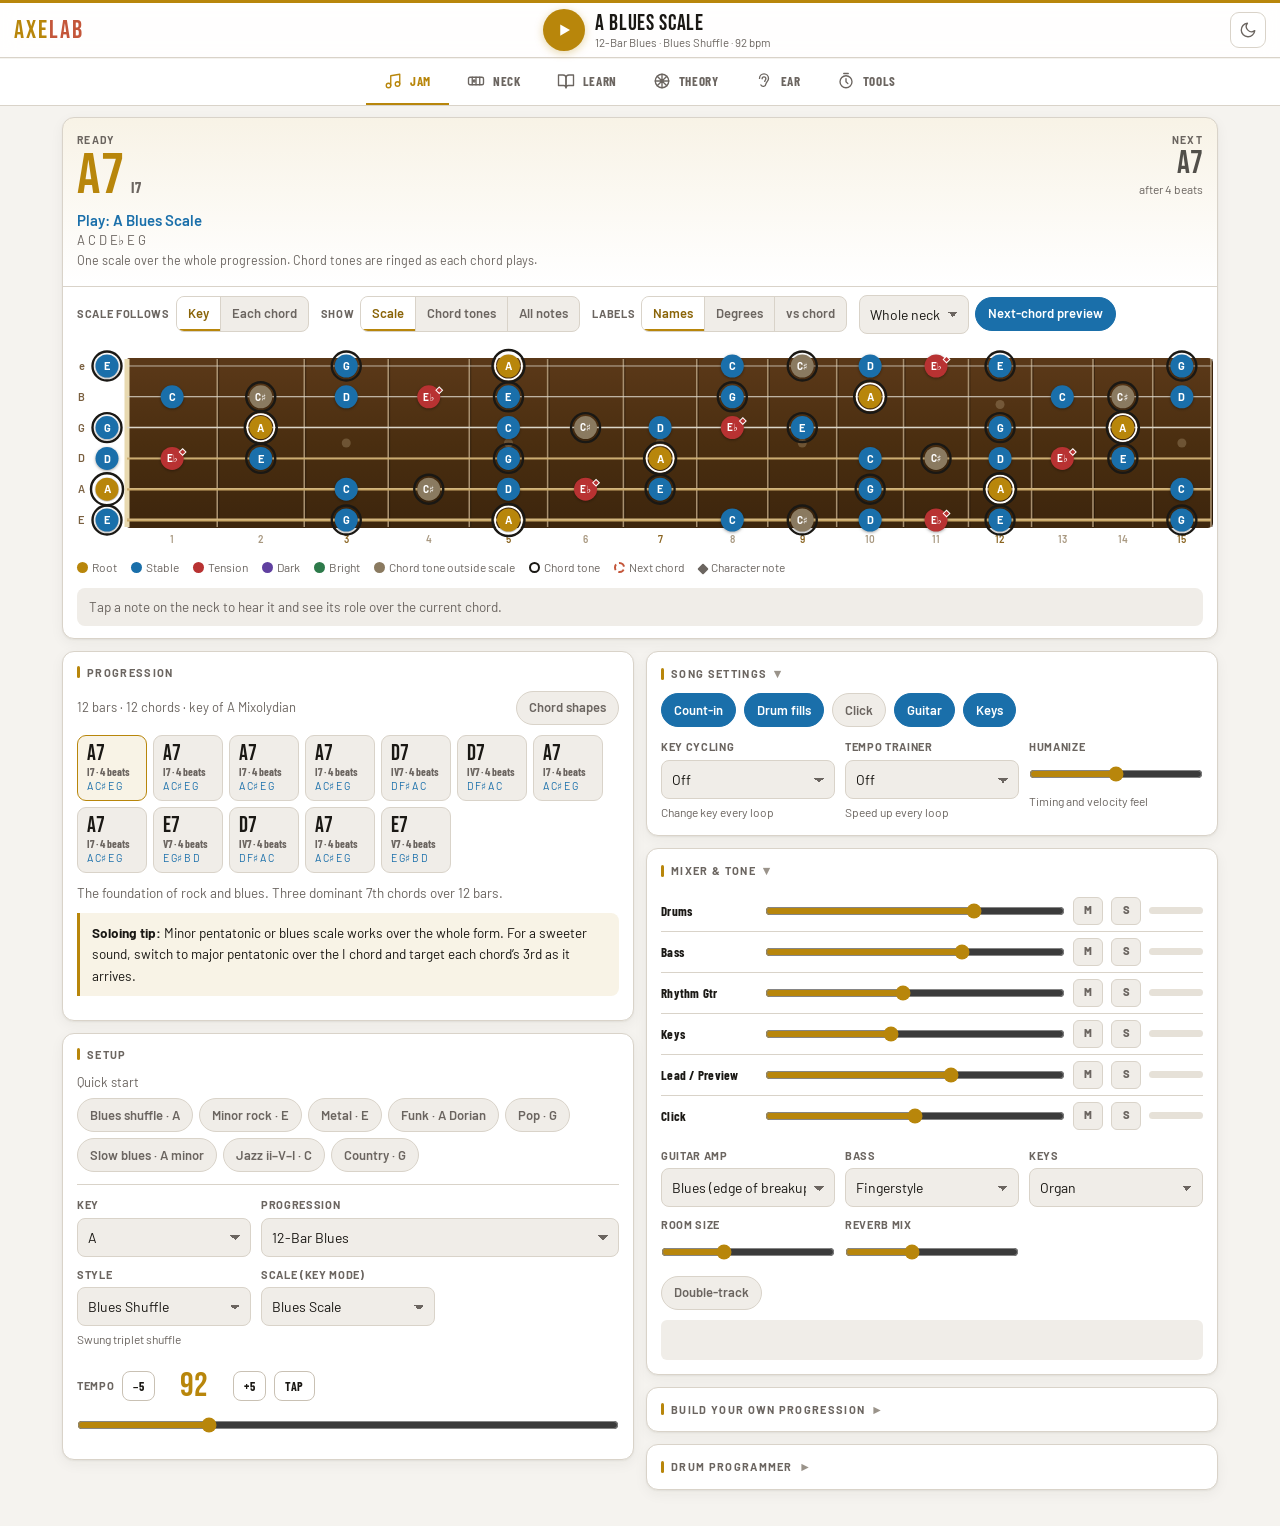
<file: index.html>
<!DOCTYPE html>
<html lang="en">
<head>
<meta charset="UTF-8">
<meta name="viewport" content="width=device-width, initial-scale=1.0, viewport-fit=cover">
<meta name="description" content="AXELAB: guitar backing tracks, a live scale-following fretboard, playable tab, lessons, theory and ear training.">
<meta name="apple-mobile-web-app-capable" content="yes">
<meta name="mobile-web-app-capable" content="yes">
<meta name="apple-mobile-web-app-status-bar-style" content="black-translucent">
<meta name="apple-mobile-web-app-title" content="AXELAB">
<meta name="theme-color" content="#b8860b">
<link rel="manifest" href="manifest.json">
<link rel="apple-touch-icon" href="icon-192.png">
<link rel="icon" href="icon-192.png">
<link rel="preconnect" href="https://fonts.googleapis.com">
<link rel="preconnect" href="https://fonts.gstatic.com" crossorigin>
<link rel="stylesheet" href="https://fonts.googleapis.com/css2?family=Bebas+Neue&family=Barlow:wght@400;500;600;700&family=Barlow+Condensed:wght@500;600;700&display=swap">
<link rel="stylesheet" href="css/app.css">
<title>AXELAB Guitar Lab</title>
<script>
  (function () { try { var t = JSON.parse(localStorage.getItem('axelab2.theme')); if (t === 'dark' || t === 'light') document.documentElement.setAttribute('data-theme', t); } catch (e) {} })();
</script>
</head>
<body>
<header class="hdr">
  <div class="logo">AXE<span>LAB</span></div>
  <div class="hdr-mid">
    <button class="tp-btn" id="tpPlay" type="button" aria-label="Play backing track">
      <svg viewBox="0 0 24 24" id="tpIcon"><path d="M7 4.5v15l13-7.5z"/></svg>
    </button>
    <div class="tp-info">
      <div class="tp-chord" id="tpChord">A7</div>
      <div class="tp-sub" id="tpSub">12-Bar Blues · 92 bpm</div>
    </div>
  </div>
  <div class="hdr-right">
    <button class="icon-btn" id="themeBtn" type="button" aria-label="Toggle dark mode" title="Light / dark">
      <svg viewBox="0 0 24 24"><path d="M21 12.8A9 9 0 1111.2 3a7 7 0 009.8 9.8z"/></svg>
    </button>
  </div>
</header>

<nav class="nav" aria-label="Sections">
  <button class="ni active" data-panel="jam" type="button">
    <svg viewBox="0 0 24 24"><path d="M9 18V5l12-2v13"/><circle cx="6" cy="18" r="3"/><circle cx="18" cy="16" r="3"/></svg>Jam
  </button>
  <button class="ni" data-panel="neck" type="button">
    <svg viewBox="0 0 24 24"><rect x="2" y="7" width="20" height="10" rx="2"/><line x1="7" y1="7" x2="7" y2="17"/><line x1="12" y1="7" x2="12" y2="17"/><line x1="17" y1="7" x2="17" y2="17"/><circle cx="9.5" cy="12" r="1.3"/></svg>Neck
  </button>
  <button class="ni" data-panel="learn" type="button">
    <svg viewBox="0 0 24 24"><path d="M2 4h6a4 4 0 014 4v13a3 3 0 00-3-3H2z"/><path d="M22 4h-6a4 4 0 00-4 4v13a3 3 0 013-3h7z"/></svg>Learn
  </button>
  <button class="ni" data-panel="theory" type="button">
    <svg viewBox="0 0 24 24"><circle cx="12" cy="12" r="9"/><path d="M12 3v18M3 12h18M5.6 5.6l12.8 12.8M18.4 5.6L5.6 18.4"/></svg>Theory
  </button>
  <button class="ni" data-panel="ear" type="button">
    <svg viewBox="0 0 24 24"><path d="M6 8.5a6 6 0 1112 0c0 3.5-3 4.5-3.5 7.5a3.5 3.5 0 01-6.6 1.3"/><path d="M9.5 9a2.5 2.5 0 015 0c0 1.5-1.5 2-1.5 3.5"/></svg>Ear
  </button>
  <button class="ni" data-panel="tools" type="button">
    <svg viewBox="0 0 24 24"><circle cx="12" cy="13" r="8"/><path d="M12 9v4l2.5 2.5M9 2h6"/></svg>Tools
  </button>
</nav>

<main>
  <div class="panel active" id="panel-jam"></div>
  <div class="panel" id="panel-neck"></div>
  <div class="panel" id="panel-learn"></div>
  <div class="panel" id="panel-theory"></div>
  <div class="panel" id="panel-ear"></div>
  <div class="panel" id="panel-tools"></div>
</main>

<script src="js/theory.js"></script>
<script src="js/guitar.js"></script>
<script src="js/audio.js"></script>
<script src="js/band.js"></script>
<script src="js/fretboard.js"></script>
<script src="js/tab.js"></script>
<script src="js/ui.js"></script>
<script src="js/diagram.js"></script>
<script src="js/content/lessons.js"></script>
<script src="js/content/techniques.js"></script>
<script src="js/content/artists.js"></script>
<script src="js/content/routines.js"></script>
<script src="js/app.js"></script>
<script src="js/panels/jam.js"></script>
<script src="js/panels/neck.js"></script>
<script src="js/panels/learn.js"></script>
<script src="js/panels/theory.js"></script>
<script src="js/panels/ear.js"></script>
<script src="js/panels/tools.js"></script>
<script>App.init();</script>
</body>
</html>
</file>
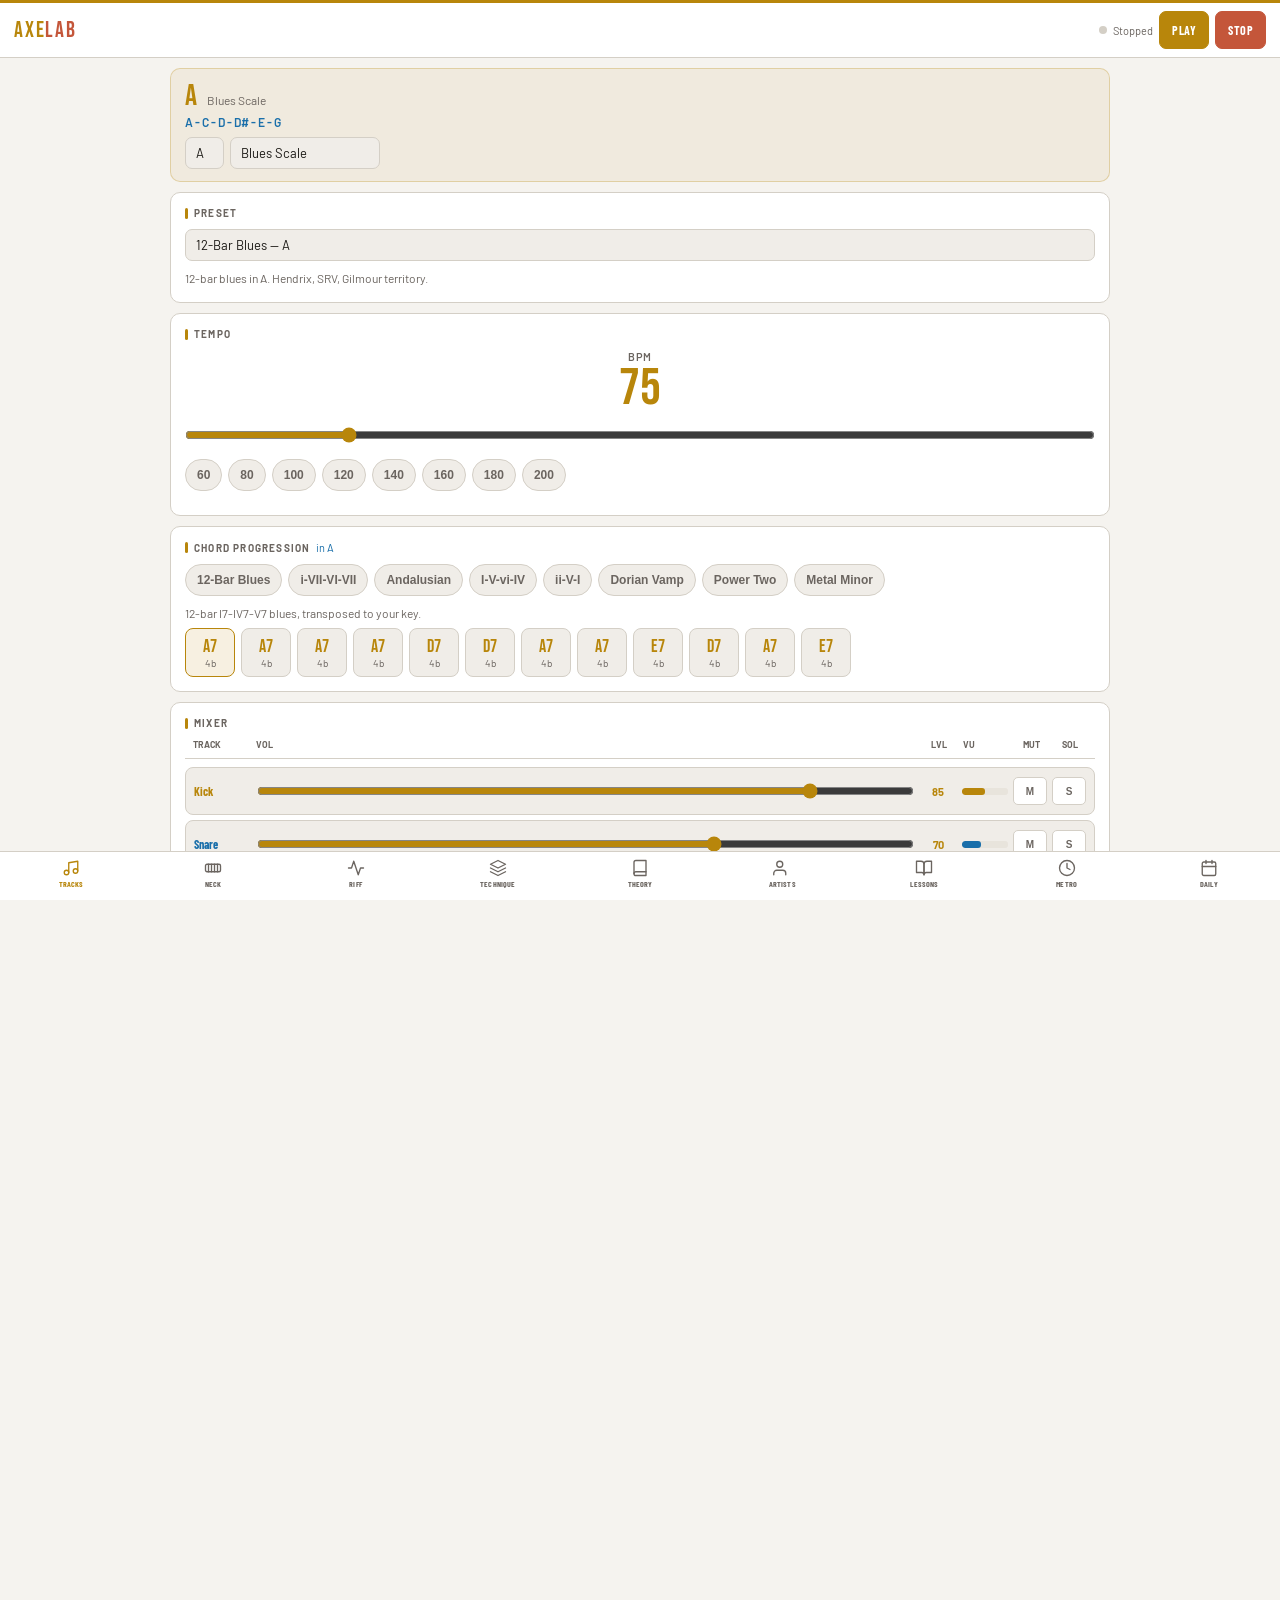
<file: index (15).html>
<!DOCTYPE html>
<html lang="en">
<head>
<meta charset="UTF-8">
<meta name="viewport" content="width=device-width, initial-scale=1.0, viewport-fit=cover">
<meta name="apple-mobile-web-app-capable" content="yes">
<meta name="apple-mobile-web-app-status-bar-style" content="black-translucent">
<meta name="apple-mobile-web-app-title" content="AXELAB">
<meta name="theme-color" content="#b8860b">
<link rel="apple-touch-icon" href="icon-192.png">
<title>AXELAB &mdash; Advanced Guitar Trainer</title>
</head>
<body>
<style>
@import url('https://fonts.googleapis.com/css2?family=Bebas+Neue&family=Barlow:wght@400;500;600&family=Barlow+Condensed:wght@500;600;700&display=swap');
*{box-sizing:border-box;margin:0;padding:0;-webkit-tap-highlight-color:transparent}
:root{--bg:#f5f3ef;--bg2:#fff;--bg3:#f0ede8;--bg4:#e8e4dc;--accent:#b8860b;--accent2:#c4563a;--accent3:#1a6faa;--text:#1a1814;--muted:#6b6560;--border:#d4cfc6;--green:#2d7a4a;--red:#b83232;--purple:#6040a0;--safe-top:env(safe-area-inset-top,0px);--safe-bot:env(safe-area-inset-bottom,0px);}
html,body{height:100%;overflow-x:hidden}
body{background:var(--bg);color:var(--text);font-family:'Barlow',sans-serif;font-size:14px;padding-bottom:calc(64px + var(--safe-bot))}
.bnav{position:fixed;bottom:0;left:0;right:0;background:var(--bg2);border-top:1.5px solid var(--border);display:flex;z-index:100;padding-bottom:var(--safe-bot)}
.ni{flex:1;display:flex;flex-direction:column;align-items:center;padding:7px 1px 5px;cursor:pointer;gap:2px;border:none;background:none;color:var(--muted);font-family:'Barlow Condensed',sans-serif;font-size:8px;font-weight:700;text-transform:uppercase;min-height:48px;letter-spacing:.02em}
.ni svg{width:18px;height:18px;stroke:currentColor;fill:none;stroke-width:1.8;stroke-linecap:round;stroke-linejoin:round}
.ni.active{color:var(--accent)}.ni.active svg{stroke:var(--accent)}
.panel{display:none;padding:10px 10px 0;max-width:960px;margin:0 auto}.panel.active{display:block}
.hdr{background:var(--bg2);border-bottom:1px solid var(--border);border-top:3px solid var(--accent);padding:calc(8px + var(--safe-top)) 14px 8px;position:sticky;top:0;z-index:50;display:flex;align-items:center;justify-content:space-between;gap:8px;max-width:100%}
.logo{font-family:'Bebas Neue',sans-serif;font-size:22px;color:var(--accent);letter-spacing:.08em;flex-shrink:0}.logo span{color:var(--accent2)}
.sdot{width:8px;height:8px;border-radius:50%;background:var(--border)}.sdot.on{background:var(--green)}
.hdr-right{display:flex;align-items:center;gap:6px;flex-wrap:wrap}
.card{background:var(--bg2);border:1px solid var(--border);border-radius:10px;padding:14px;margin-bottom:10px}
.ct{font-size:10px;font-weight:700;letter-spacing:.12em;color:var(--muted);text-transform:uppercase;margin-bottom:10px;display:flex;align-items:center;gap:6px}
.ct::before{content:'';width:3px;height:11px;background:var(--accent);border-radius:2px;display:inline-block}
.kbanner{background:rgba(184,134,11,.07);border:1.5px solid rgba(184,134,11,.28);border-radius:10px;padding:12px 14px;margin-bottom:10px}
.km{display:flex;align-items:baseline;gap:10px;margin-bottom:4px}
.kr{font-family:'Bebas Neue',sans-serif;font-size:30px;color:var(--accent);line-height:1}
.kml{font-size:12px;color:var(--muted)}.kn{font-size:12px;color:var(--accent3);font-weight:600;margin-bottom:8px}
.kctrl{display:flex;gap:6px;flex-wrap:wrap}
select{background:var(--bg3);border:1px solid var(--border);color:var(--text);padding:7px 10px;border-radius:7px;font-size:13px;font-family:'Barlow',sans-serif;cursor:pointer;-webkit-appearance:none}
input[type=range]{accent-color:var(--accent);cursor:pointer;width:100%;height:28px}
input[type=text]{background:var(--bg3);border:1px solid var(--border);color:var(--text);padding:8px 12px;border-radius:7px;font-size:13px;font-family:'Barlow',sans-serif;width:100%}
.btn{padding:8px 14px;border-radius:7px;border:1.5px solid var(--border);background:var(--bg2);color:var(--text);cursor:pointer;font-family:'Barlow Condensed',sans-serif;font-weight:700;font-size:13px;letter-spacing:.04em;transition:background .13s,color .13s;-webkit-appearance:none;min-height:38px}
.btn.primary{background:var(--accent);color:#fff;border-color:var(--accent)}
.btn.danger{background:var(--accent2);color:#fff;border-color:var(--accent2)}
.pill{padding:5px 11px;border-radius:18px;border:1.5px solid var(--border);background:var(--bg3);color:var(--muted);font-size:12px;font-weight:600;cursor:pointer;white-space:nowrap;min-height:32px;-webkit-appearance:none;transition:background .13s,color .13s}
.pill.on{background:var(--accent);color:#fff;border-color:var(--accent)}
.pill.on2{background:var(--accent3);color:#fff;border-color:var(--accent3)}
.pill.on3{background:var(--purple);color:#fff;border-color:var(--purple)}
.pr{display:flex;flex-wrap:wrap;gap:6px;margin-bottom:10px}
.row{display:flex;gap:8px;flex-wrap:wrap;align-items:center}
.two-col{display:grid;grid-template-columns:1fr 1fr;gap:8px}
@media(max-width:600px){.two-col{grid-template-columns:1fr}}
.mxt{display:grid;grid-template-columns:58px 1fr 38px 46px 34px 34px;gap:5px;align-items:center;padding:9px 8px;border-radius:8px;background:var(--bg3);margin-bottom:5px;border:1px solid var(--border)}
.tlbl{font-family:'Barlow Condensed',sans-serif;font-weight:700;font-size:12px}
.vu{height:7px;background:var(--bg4);border-radius:3px;overflow:hidden}.vub{height:100%;border-radius:3px;transition:width .07s}
.vn{font-size:11px;font-weight:700;color:var(--accent);text-align:center}
.mbt{padding:4px 3px;border-radius:5px;border:1px solid var(--border);background:var(--bg2);color:var(--muted);cursor:pointer;font-size:10px;font-weight:700;text-align:center;min-height:28px;-webkit-appearance:none}
.mbt.muted{background:var(--accent2);color:#fff;border-color:var(--accent2)}
.mbt.solo{background:var(--accent3);color:#fff;border-color:var(--accent3)}
.bgrid{display:flex;flex-direction:column;gap:5px}
.brow{display:flex;align-items:center;gap:3px;overflow-x:auto;padding-bottom:2px}
.blbl{min-width:44px;font-size:11px;font-weight:700;color:var(--muted);font-family:'Barlow Condensed',sans-serif;flex-shrink:0}
.bc{width:28px;height:28px;border-radius:5px;background:var(--bg3);border:1.5px solid var(--border);cursor:pointer;flex-shrink:0;-webkit-appearance:none}
.bc.on{background:var(--accent);border-color:var(--accent)}.bc.on2{background:var(--accent3);border-color:var(--accent3)}.bc.on3{background:var(--purple);border-color:var(--purple)}.bc.cur{outline:2px solid var(--text);outline-offset:1px}
.bsep{width:5px;flex-shrink:0}
.cbox{background:var(--bg3);border:1.5px solid var(--border);border-radius:8px;padding:7px 11px;text-align:center;min-width:50px}
.cbox.cur{border-color:var(--accent);background:rgba(184,134,11,.12)}
.cn{font-family:'Bebas Neue',sans-serif;font-size:18px;color:var(--accent)}.cs{font-size:10px;color:var(--muted)}
.fbwrap{background:var(--bg2);border:1px solid var(--border);border-radius:10px;padding:12px;margin-bottom:10px}
.fbc{width:100%;display:block;border-radius:6px;cursor:crosshair;touch-action:manipulation}
.nib{background:var(--bg3);border:1px solid var(--border);border-radius:7px;padding:9px 14px;margin-top:8px;min-height:38px;font-size:13px;color:var(--muted);line-height:1.5}
.nib b{color:var(--accent)}
.td{font-family:'Courier New',monospace;font-size:11px;background:var(--bg3);border:1px solid var(--border);border-radius:7px;padding:10px 12px;white-space:pre;overflow-x:auto;line-height:1.9;color:var(--accent3);-webkit-overflow-scrolling:touch}
.wcan{width:100%;height:42px;background:var(--bg3);border-radius:7px;display:block;border:1px solid var(--border)}
.xcard{background:var(--bg3);border:1px solid var(--border);border-radius:10px;margin-bottom:8px;overflow:hidden}
.xhead{padding:12px 14px;cursor:pointer;display:flex;align-items:center;gap:10px}
.xbody{display:none;padding:0 14px 14px;border-top:1px solid var(--border)}
.xcard.open .xbody{display:block}
.xico{width:40px;height:40px;border-radius:7px;background:var(--accent);display:flex;align-items:center;justify-content:center;font-family:'Bebas Neue',sans-serif;font-size:17px;color:#fff;flex-shrink:0}
.xname{font-family:'Bebas Neue',sans-serif;font-size:18px;color:var(--accent)}
.xsub{font-size:11px;color:var(--muted);margin-top:1px}
.xchev{margin-left:auto;color:var(--muted);font-size:16px;transition:transform .2s;flex-shrink:0}
.xcard.open .xchev{transform:rotate(180deg)}
.tag{display:inline-block;padding:2px 8px;border-radius:10px;font-size:11px;font-weight:600;margin:2px;border:1px solid var(--border);background:var(--bg4);color:var(--muted)}
.tag.sc{background:rgba(26,111,170,.1);color:var(--accent3);border-color:rgba(26,111,170,.25)}
.tag.tc{background:rgba(96,64,160,.1);color:var(--purple);border-color:rgba(96,64,160,.25)}
.dbadge{display:inline-block;padding:2px 8px;border-radius:10px;font-size:11px;font-weight:700;margin-left:auto;flex-shrink:0}
.dbeg{background:rgba(45,122,74,.15);color:var(--green)}.dint{background:rgba(184,134,11,.15);color:var(--accent)}.dadv{background:rgba(184,50,50,.15);color:var(--red)}
.lbtn{display:block;width:100%;text-align:left;padding:10px 14px;border-radius:8px;border:1px solid var(--border);background:var(--bg3);color:var(--text);cursor:pointer;font-size:13px;font-weight:500;margin-bottom:5px;-webkit-appearance:none}
.lbtn.active{background:var(--accent);color:#fff;border-color:var(--accent)}
.lcont h2{font-family:'Bebas Neue',sans-serif;font-size:24px;color:var(--accent);margin-bottom:8px}
.lcont h3{font-family:'Barlow Condensed',sans-serif;font-size:16px;font-weight:700;color:var(--accent3);margin-bottom:5px;margin-top:12px}
.lcont p{font-size:13px;line-height:1.8;margin-bottom:8px}
.lcont ul{padding-left:18px;margin-bottom:8px}.lcont li{font-size:13px;line-height:1.8;margin-bottom:4px}
.lcont pre{background:var(--bg3);border:1px solid var(--border);border-radius:6px;padding:10px;font-family:'Courier New',monospace;font-size:11px;overflow-x:auto;margin-bottom:8px;line-height:1.9;color:var(--accent3)}
.ptip{background:rgba(184,134,11,.08);border-left:3px solid var(--accent);border-radius:0 6px 6px 0;padding:9px 12px;font-size:12px;line-height:1.7;margin-bottom:8px}
.dc{background:var(--bg2);border:2px solid var(--accent);border-radius:12px;padding:16px;margin-bottom:10px}
.dtitle{font-family:'Bebas Neue',sans-serif;font-size:26px;color:var(--accent);margin-bottom:4px}
.metro-bpm{font-family:'Bebas Neue',sans-serif;font-size:64px;color:var(--accent);line-height:1;text-align:center}
.metro-beat{width:18px;height:18px;border-radius:50%;background:var(--bg4);border:2px solid var(--border);display:inline-block;transition:background .05s,border-color .05s}
.metro-beat.lit{background:var(--accent);border-color:var(--accent)}
.metro-beat.lit.accent{background:var(--accent2);border-color:var(--accent2)}
.tuner-note{font-family:'Bebas Neue',sans-serif;font-size:72px;color:var(--accent);line-height:1;text-align:center}
.tuner-bar{height:12px;background:var(--bg4);border-radius:6px;overflow:hidden;position:relative;margin:12px 0}
.tuner-needle{position:absolute;top:0;height:100%;width:6px;background:var(--accent);border-radius:3px;transition:left .08s;left:50%}
.tuner-str{padding:8px 12px;border-radius:7px;border:1px solid var(--border);background:var(--bg3);cursor:pointer;text-align:center;font-family:'Barlow Condensed',sans-serif;font-weight:700;font-size:15px;-webkit-appearance:none}
.tuner-str.active{background:var(--accent);color:#fff;border-color:var(--accent)}
.igrid{display:grid;grid-template-columns:repeat(3,1fr);gap:6px}
.ic{background:var(--bg3);border:1px solid var(--border);border-radius:7px;padding:8px;text-align:center}
.ilbl{font-size:10px;color:var(--muted);margin-bottom:2px}.ival{font-family:'Bebas Neue',sans-serif;font-size:16px;color:var(--accent3)}
::-webkit-scrollbar{width:4px;height:4px}::-webkit-scrollbar-thumb{background:var(--border);border-radius:2px}
</style>

<div class="hdr">
  <div class="logo">AXE<span>LAB</span></div>
  <div class="hdr-right">
    <div class="sdot" id="sdot"></div>
    <span style="font-size:11px;color:var(--muted)" id="stxt">Stopped</span>
    <button class="btn primary" id="playBtn" onclick="togglePlay()" style="padding:6px 12px;font-size:12px">PLAY</button>
    <button class="btn danger" onclick="stopAll()" style="padding:6px 12px;font-size:12px">STOP</button>
  </div>
</div>

<!-- ═══ TRACKS PANEL ═══ -->
<div class="panel active" id="panel-tracks">
  <div id="npb" style="display:none;background:rgba(184,134,11,.08);border:1px solid rgba(184,134,11,.22);border-radius:8px;padding:10px 14px;justify-content:space-between;align-items:center;margin-bottom:10px">
    <div><div style="font-size:10px;color:var(--muted);font-weight:700;letter-spacing:.08em;margin-bottom:2px">NOW PLAYING</div><span id="bbd" style="font-size:12px;color:var(--muted)">Bar 1</span></div>
    <span id="cnd" style="font-family:'Bebas Neue',sans-serif;font-size:26px;color:var(--accent)"></span>
  </div>
  <div class="kbanner">
    <div class="km"><span class="kr" id="kd">A</span><span class="kml" id="md">Blues Scale</span></div>
    <div class="kn" id="kn">A - C - D - Eb - E - G</div>
    <div class="kctrl">
      <select id="keyRoot" onchange="reharmonize()">
        <option>A</option><option>Bb</option><option>B</option><option>C</option><option>C#</option>
        <option>D</option><option>Eb</option><option>E</option><option>F</option><option>F#</option>
        <option>G</option><option>Ab</option>
      </select>
      <select id="keyMode" onchange="reharmonize()">
        <option value="minor">Aeolian (Natural Minor)</option><option value="major">Ionian (Major)</option>
        <option value="dorian">Dorian</option><option value="phrygian">Phrygian</option>
        <option value="mixolydian">Mixolydian</option><option value="blues" selected>Blues Scale</option>
        <option value="harmonic_minor">Harmonic Minor</option><option value="melodic_minor">Melodic Minor</option>
        <option value="pentatonic_minor">Pentatonic Minor</option><option value="pentatonic_major">Pentatonic Major</option>
        <option value="lydian">Lydian</option><option value="locrian">Locrian</option>
        <option value="lydian_dominant">Lydian Dominant</option><option value="phrygian_dominant">Phrygian Dominant</option>
        <option value="diminished_wh">Diminished (W-H)</option><option value="whole_tone">Whole Tone</option>
        <option value="hungarian_minor">Hungarian Minor</option>
      </select>
    </div>
  </div>
  <div class="card">
    <div class="ct">Preset</div>
    <select id="presetSel" onchange="loadPreset()" style="width:100%;margin-bottom:8px">
      <option value="blues12">12-Bar Blues &mdash; A</option><option value="minor_rock">Minor Rock &mdash; Em</option>
      <option value="thrash_e">Thrash Metal &mdash; E Phrygian</option><option value="funk_a">Funk Groove &mdash; A Dorian</option>
      <option value="classic_g">Classic Rock &mdash; G Major</option><option value="penta_d">Pentatonic Jam &mdash; D Minor</option>
      <option value="dorian_a">Dorian Groove &mdash; A</option><option value="phrygian_e">Phrygian Metal &mdash; E</option>
      <option value="power_ballad">Power Ballad &mdash; C</option><option value="open_jam">Open Jam</option>
    </select>
    <div id="pinfo" style="font-size:12px;color:var(--muted);line-height:1.6"></div>
  </div>
  <div class="card">
    <div class="ct">Tempo</div>
    <div style="font-size:11px;color:var(--muted);text-align:center;font-weight:600;letter-spacing:.08em">BPM</div>
    <div style="font-family:'Bebas Neue',sans-serif;font-size:52px;color:var(--accent);line-height:1;text-align:center" id="bpmd">75</div>
    <input type="range" min="40" max="240" value="75" id="bpmSlider" step="1" oninput="setBpm(+this.value)" style="margin:6px 0 10px">
    <div class="pr">
      <button class="pill" onclick="setBpm(60)">60</button><button class="pill" onclick="setBpm(80)">80</button>
      <button class="pill" onclick="setBpm(100)">100</button><button class="pill" onclick="setBpm(120)">120</button>
      <button class="pill" onclick="setBpm(140)">140</button><button class="pill" onclick="setBpm(160)">160</button>
      <button class="pill" onclick="setBpm(180)">180</button><button class="pill" onclick="setBpm(200)">200</button>
    </div>
  </div>
  <div class="card">
    <div class="ct">Chord Progression <span id="pkl" style="color:var(--accent3);font-size:11px;font-weight:400;text-transform:none;letter-spacing:0"></span></div>
    <div class="pr" id="pp">
      <button class="pill on" onclick="setProg('blues12',this)">12-Bar Blues</button>
      <button class="pill" onclick="setProg('minor_rock',this)">i-VII-VI-VII</button>
      <button class="pill" onclick="setProg('andalusian',this)">Andalusian</button>
      <button class="pill" onclick="setProg('pop',this)">I-V-vi-IV</button>
      <button class="pill" onclick="setProg('jazz',this)">ii-V-I</button>
      <button class="pill" onclick="setProg('dorian_vamp',this)">Dorian Vamp</button>
      <button class="pill" onclick="setProg('power_two',this)">Power Two</button>
      <button class="pill" onclick="setProg('metal_minor',this)">Metal Minor</button>
    </div>
    <div id="pdesc" style="font-size:12px;color:var(--muted);margin-bottom:8px"></div>
    <div style="display:flex;flex-wrap:wrap;gap:6px" id="cboxes"></div>
  </div>
  <div class="card">
    <div class="ct">Mixer</div>
    <div style="display:grid;grid-template-columns:58px 1fr 38px 46px 34px 34px;gap:5px;padding:0 8px 8px;border-bottom:1px solid var(--border);margin-bottom:8px">
      <span style="font-size:9px;color:var(--muted);font-weight:700">TRACK</span>
      <span style="font-size:9px;color:var(--muted);font-weight:700">VOL</span>
      <span style="font-size:9px;color:var(--muted);font-weight:700;text-align:center">LVL</span>
      <span style="font-size:9px;color:var(--muted);font-weight:700">VU</span>
      <span style="font-size:9px;color:var(--muted);font-weight:700;text-align:center">MUT</span>
      <span style="font-size:9px;color:var(--muted);font-weight:700;text-align:center">SOL</span>
    </div>
    <div id="mxr"></div>
    <div style="display:flex;align-items:center;gap:8px;margin-top:10px;background:rgba(45,122,74,.07);border:1px solid rgba(45,122,74,.2);border-radius:8px;padding:9px 12px">
      <span style="font-size:11px;color:var(--green);font-weight:700;min-width:76px">BASS STYLE</span>
      <div id="panel-tracks-bstyle" style="display:flex;gap:5px;flex-wrap:wrap;flex:1">
        <button class="pill on3" onclick="setBSty('finger',this)" style="font-size:11px">Finger</button>
        <button class="pill" onclick="setBSty('pick',this)" style="font-size:11px">Pick</button>
        <button class="pill" onclick="setBSty('slap',this)" style="font-size:11px">Slap</button>
        <button class="pill" onclick="setBSty('upright',this)" style="font-size:11px">Upright</button>
      </div>
    </div>
    <div style="display:flex;align-items:center;gap:8px;margin-top:6px">
      <span style="font-size:11px;color:var(--green);font-weight:700;min-width:76px">BASS BOOST</span>
      <input type="range" min="80" max="350" value="150" step="1" id="bbsl" oninput="bassBoost=+this.value/100;document.getElementById('bbv').textContent=this.value+'%'" style="flex:1;accent-color:var(--green)">
      <span id="bbv" style="font-size:12px;color:var(--green);font-weight:700;min-width:40px">150%</span>
    </div>
  </div>
  <div class="card">
    <div class="ct">Bass Pattern</div>
    <div class="pr" id="bpatBtns">
      <button class="pill on" onclick="setBassPattern('root',this)" style="font-size:11px">Root</button>
      <button class="pill" onclick="setBassPattern('walking',this)" style="font-size:11px">Walking</button>
      <button class="pill" onclick="setBassPattern('octave',this)" style="font-size:11px">Octave</button>
      <button class="pill" onclick="setBassPattern('fifths',this)" style="font-size:11px">+Fifth</button>
      <button class="pill" onclick="setBassPattern('riff',this)" style="font-size:11px">Blues Riff</button>
      <button class="pill" onclick="setBassPattern('metal',this)" style="font-size:11px">Gallop</button>
      <button class="pill" onclick="setBassPattern('funk',this)" style="font-size:11px">Funk</button>
      <button class="pill" onclick="setBassPattern('random',this)" style="font-size:11px">Randomize</button>
    </div>
    <div id="bpd" style="font-size:12px;color:var(--muted)"></div>
  </div>
  <div class="card">
    <div class="ct">Beat Programmer</div>
    <div class="pr" id="dpills">
      <button class="pill on" onclick="loadDrumPattern('rock',this)">Rock</button>
      <button class="pill" onclick="loadDrumPattern('blues',this)">Blues</button>
      <button class="pill" onclick="loadDrumPattern('metal',this)">Metal</button>
      <button class="pill" onclick="loadDrumPattern('funk',this)">Funk</button>
      <button class="pill" onclick="loadDrumPattern('ballad',this)">Ballad</button>
      <button class="pill" onclick="loadDrumPattern('thrash',this)">Thrash</button>
      <button class="pill" onclick="loadDrumPattern('empty',this)">Empty</button>
    </div>
    <div class="bgrid" id="beatGrid"></div>
  </div>
  <div class="card">
    <div class="ct">Reverb</div>
    <div class="row" style="gap:8px;margin-bottom:5px">
      <span style="font-size:11px;color:var(--muted);min-width:68px">Room Size</span>
      <input type="range" min="0" max="100" value="25" id="rs" step="1" oninput="updateReverb()">
      <span id="rsv" style="font-size:12px;color:var(--accent);min-width:28px">25%</span>
    </div>
    <div class="row" style="gap:8px">
      <span style="font-size:11px;color:var(--muted);min-width:68px">Wet Mix</span>
      <input type="range" min="0" max="80" value="15" id="rw" step="1" oninput="updateReverb()">
      <span id="rwv" style="font-size:12px;color:var(--accent);min-width:28px">15%</span>
    </div>
  </div>
  <div class="card" id="npc" style="display:none">
    <div class="ct">Waveform</div>
    <canvas id="wcan" class="wcan" height="42"></canvas>
  </div>
</div>

<!-- ═══ FRETBOARD PANEL ═══ -->
<div class="panel" id="panel-fretboard">
  <div class="fbwrap">
    <div class="ct" style="margin-bottom:8px">Scale Fretboard &mdash; <span id="fblbl" style="color:var(--accent)">A Blues</span></div>
    <div class="pr" style="margin-bottom:8px">
      <select id="fbRootSel" onchange="fbKeyChanged()">
        <option>A</option><option>Bb</option><option>B</option><option>C</option><option>C#</option>
        <option>D</option><option>Eb</option><option>E</option><option>F</option><option>F#</option>
        <option>G</option><option>Ab</option>
      </select>
      <select id="fbModeSel" onchange="fbKeyChanged()" style="flex:1;min-width:150px">
        <option value="minor">Aeolian (Natural Minor)</option><option value="major">Ionian (Major)</option>
        <option value="dorian">Dorian</option><option value="phrygian">Phrygian</option>
        <option value="mixolydian">Mixolydian</option><option value="blues" selected>Blues Scale</option>
        <option value="harmonic_minor">Harmonic Minor</option><option value="melodic_minor">Melodic Minor</option>
        <option value="pentatonic_minor">Pentatonic Minor</option><option value="pentatonic_major">Pentatonic Major</option>
        <option value="lydian">Lydian</option><option value="locrian">Locrian</option>
        <option value="lydian_dominant">Lydian Dominant</option><option value="phrygian_dominant">Phrygian Dominant</option>
        <option value="diminished_wh">Diminished (W-H)</option><option value="whole_tone">Whole Tone</option>
        <option value="hungarian_minor">Hungarian Minor</option>
      </select>
    </div>
    <div class="pr" style="margin-bottom:8px">
      <button class="pill on" onclick="setFbMode('scale',this)">Scale Tones</button>
      <button class="pill" onclick="setFbMode('intervals',this)">Intervals</button>
      <button class="pill" onclick="setFbMode('all',this)">All Notes</button>
      <button class="pill on2" id="followBtn" onclick="toggleFollow()">Follow Chords: ON</button>
    </div>
    <canvas id="fbCanvas" class="fbc"></canvas>
    <div class="nib" id="nib">Tap any note to see its function, degree, and tension level.</div>
    <div style="display:flex;flex-wrap:wrap;gap:10px;margin-top:8px;font-size:11px;color:var(--muted)">
      <span><span style="display:inline-block;width:10px;height:10px;border-radius:50%;background:#b8860b;vertical-align:-1px"></span> Root</span>
      <span><span style="display:inline-block;width:10px;height:10px;border-radius:50%;background:#1a6faa;vertical-align:-1px"></span> Stable</span>
      <span><span style="display:inline-block;width:10px;height:10px;border-radius:50%;background:#b83232;vertical-align:-1px"></span> Tension</span>
      <span><span style="display:inline-block;width:10px;height:10px;border-radius:50%;background:#6040a0;vertical-align:-1px"></span> Dark</span>
      <span><span style="display:inline-block;width:10px;height:10px;border-radius:50%;background:#2d7a4a;vertical-align:-1px"></span> Bright</span>
      <span><span style="display:inline-block;width:10px;height:10px;border-radius:50%;border:2px solid #1a1814;vertical-align:-1px"></span> Chord tone (live)</span>
      <span><span style="display:inline-block;width:10px;height:10px;border-radius:50%;border:2px dashed #1a1814;vertical-align:-1px"></span> Riff note</span>
    </div>
  </div>
  <div class="card"><div class="ct">Scale in Tab (e to E)</div><div class="td" id="stab">&mdash;</div></div>
</div>

<!-- ═══ TECHNIQUE PANEL ═══ -->
<div class="panel" id="panel-riff">
  <div class="card">
    <div class="ct">Riff Lab &mdash; Import &amp; Analyze</div>
    <div style="font-size:12px;color:var(--muted);margin-bottom:8px;line-height:1.6">Paste standard tab (up to 6 lines, high e on top) or just type note names like <b>E G A Bb B D</b>. AXELAB finds every scale and key that fits over your riff.</div>
    <textarea id="riffInput" placeholder="E|--0-3-5--0-3-6-5--   ...or note names: E G A Bb B D" style="width:100%;height:110px;background:var(--bg3);border:1px solid var(--border);border-radius:7px;padding:10px;font-family:'Courier New',monospace;font-size:16px;color:var(--text);resize:vertical;-webkit-appearance:none"></textarea>
    <div class="row" style="margin-top:8px;gap:6px">
      <button class="btn primary" onclick="analyzeRiff()">ANALYZE</button>
      <button class="btn" onclick="loadRiffExample()">EXAMPLE</button>
      <button class="btn" onclick="saveCurrentRiff()">SAVE</button>
      <button class="btn danger" onclick="clearRiff()">CLEAR</button>
    </div>
    <div id="riffNotes" style="margin-top:10px"></div>
  </div>
  <div class="card" id="riffResultsCard" style="display:none">
    <div class="ct">Scales That Fit Your Riff</div>
    <div style="font-size:11px;color:var(--muted);margin-bottom:8px">Tap "View on Neck" to load a scale onto the fretboard &mdash; your riff notes show as dashed rings so you can see exactly where your riff lives inside each scale.</div>
    <div id="riffResults"></div>
  </div>
  <div class="card">
    <div class="ct">Saved Riffs</div>
    <div id="savedRiffs" style="font-size:13px;color:var(--muted)">None saved yet.</div>
  </div>
</div>

<div class="panel" id="panel-technique">
  <div style="font-size:12px;color:var(--muted);margin-bottom:10px">Tap any technique to expand full detail, drills, and tabs.</div>
  <div id="techl"></div>
</div>

<!-- ═══ THEORY PANEL ═══ -->
<div class="panel" id="panel-theory">
  <div class="card"><div class="ct">Intervals Reference</div><div class="igrid" id="igrid"></div></div>
  <div class="card">
    <div class="ct">Chord Builder</div>
    <div class="row" style="margin-bottom:10px;gap:8px">
      <select id="chordRoot" onchange="buildChordDisplay()" style="width:70px">
        <option>A</option><option>Bb</option><option>B</option><option>C</option><option>C#</option><option>D</option>
        <option>Eb</option><option>E</option><option>F</option><option>F#</option><option>G</option><option>Ab</option>
      </select>
      <select id="chordType" onchange="buildChordDisplay()" style="flex:1">
        <option>Major</option><option>Minor</option><option>Dominant 7</option><option>Major 7</option>
        <option>Minor 7</option><option>Sus2</option><option>Sus4</option><option>Augmented</option>
        <option>Diminished</option><option>Diminished 7</option><option>Add9</option><option>Power (5)</option>
        <option>Minor add9</option><option>Half Dim 7</option>
      </select>
    </div>
    <div id="chordResult" style="font-size:13px;color:var(--text)"></div>
  </div>
  <div class="card"><div class="ct">Mode Flavors</div><div id="mtbl" style="font-size:12px;line-height:2.2"></div></div>
  <div class="card"><div class="ct">Diatonic Chords &mdash; <span id="dklbl" style="color:var(--accent)">A Major</span></div><div id="dchords" style="font-size:13px;line-height:2.2"></div></div>
  <div class="card">
    <div class="ct">Scale Comparison</div>
    <div class="row" style="margin-bottom:8px;gap:8px">
      <select id="scaleCompRoot" onchange="buildScaleCompare()" style="width:70px">
        <option>A</option><option>E</option><option>D</option><option>G</option><option>C</option>
      </select>
    </div>
    <div id="scaleCompare" style="font-size:12px;line-height:2"></div>
  </div>
</div>

<!-- ═══ ARTISTS PANEL ═══ -->
<div class="panel" id="panel-artists">
  <div style="font-size:12px;color:var(--muted);margin-bottom:10px">Tap any artist to expand their full style guide, signature licks, and tabs.</div>
  <div id="artl"></div>
</div>

<!-- ═══ LESSONS PANEL ═══ -->
<div class="panel" id="panel-lessons">
  <div id="lbtns" style="margin-bottom:10px"></div>
  <div class="card"><div class="lcont" id="lcont"></div></div>
</div>

<!-- ═══ METRO / TUNER PANEL ═══ -->
<div class="panel" id="panel-metro">
  <div class="two-col">
    <div class="card">
      <div class="ct">Metronome</div>
      <div class="metro-bpm" id="metroBpm">120</div>
      <input type="range" min="20" max="300" value="120" id="metroSlider" oninput="setMetroBpm(+this.value)" style="margin:8px 0 12px">
      <div class="row" style="gap:6px;flex-wrap:wrap;margin-bottom:12px">
        <button class="btn" onclick="changeMetroBpm(-10)" style="padding:6px 10px;font-size:12px">-10</button>
        <button class="btn" onclick="changeMetroBpm(-5)" style="padding:6px 10px;font-size:12px">-5</button>
        <button class="btn" onclick="changeMetroBpm(-1)" style="padding:6px 10px;font-size:12px">-1</button>
        <button class="btn" onclick="changeMetroBpm(1)" style="padding:6px 10px;font-size:12px">+1</button>
        <button class="btn" onclick="changeMetroBpm(5)" style="padding:6px 10px;font-size:12px">+5</button>
        <button class="btn" onclick="changeMetroBpm(10)" style="padding:6px 10px;font-size:12px">+10</button>
      </div>
      <div class="row" style="gap:8px;margin-bottom:12px">
        <span style="font-size:11px;color:var(--muted)">Time sig:</span>
        <select id="timeSig" onchange="setTimeSig(+this.value)" style="width:80px">
          <option value="4">4/4</option><option value="3">3/4</option><option value="6">6/8</option>
          <option value="5">5/4</option><option value="7">7/8</option><option value="2">2/4</option>
        </select>
      </div>
      <div id="beatLights" style="display:flex;gap:8px;flex-wrap:wrap;margin-bottom:12px"></div>
      <div class="row" style="gap:8px">
        <button class="btn primary" id="metroBtn" onclick="toggleMetro()" style="flex:1">START</button>
        <button class="btn" onclick="tapTempo()" style="flex:1">TAP TEMPO</button>
      </div>
    </div>
    <div class="card">
      <div class="ct">Tempo Guide</div>
      <div id="tempoGuide" style="font-size:12px;line-height:2.2"></div>
    </div>
  </div>
  <div class="card">
    <div class="ct">Chromatic Tuner</div>
    <div class="tuner-note" id="tunerNote">&mdash;</div>
    <div class="tuner-bar"><div class="tuner-needle" id="tunerNeedle"></div></div>
    <div style="font-size:13px;color:var(--muted);text-align:center;margin-bottom:12px" id="tunerCents">Enable mic to tune</div>
    <div style="font-size:14px;font-weight:700;text-align:center;margin-bottom:12px;min-height:20px" id="tunerStatus"></div>
    <div style="display:flex;gap:6px;flex-wrap:wrap;justify-content:center;margin-bottom:12px" id="tunerStrings"></div>
    <div class="row" style="gap:8px;justify-content:center">
      <button class="btn primary" id="tunerStartBtn" onclick="startTuner()">ENABLE MIC</button>
      <button class="btn danger" onclick="stopTuner()">STOP</button>
    </div>
  </div>
</div>

<!-- ═══ DAILY PANEL ═══ -->
<div class="panel" id="panel-daily">
  <div class="dc">
    <div class="dtitle" id="dtitle">Loading...</div>
    <div style="font-size:13px;line-height:1.7;color:var(--text);margin-bottom:10px" id="ddesc"></div>
    <div style="display:grid;grid-template-columns:1fr 1fr;gap:8px">
      <div style="background:rgba(184,134,11,.08);border-radius:8px;padding:10px">
        <div style="font-size:10px;color:var(--muted);font-weight:700;letter-spacing:.08em;margin-bottom:4px">SCALE</div>
        <div id="dscale" style="font-size:13px;font-weight:600;color:var(--accent)"></div>
      </div>
      <div style="background:rgba(26,111,170,.08);border-radius:8px;padding:10px">
        <div style="font-size:10px;color:var(--muted);font-weight:700;letter-spacing:.08em;margin-bottom:4px">TECHNIQUE</div>
        <div id="dtech" style="font-size:13px;font-weight:600;color:var(--accent3)"></div>
      </div>
    </div>
  </div>
  <div class="card"><div class="ct">Today's Warm-Up Tab</div><div class="td" id="dtab"></div></div>
  <div class="card">
    <div class="ct">Practice Log</div>
    <div class="row" style="margin-bottom:10px;gap:8px">
      <input type="text" id="pnote" placeholder="Add practice note...">
      <button class="btn primary" onclick="addLog()" style="padding:8px 14px;white-space:nowrap">LOG IT</button>
    </div>
    <div id="plog" style="font-size:13px;color:var(--muted);line-height:2.1"></div>
  </div>
</div>

<!-- ═══ BOTTOM NAV ═══ -->
<nav class="bnav">
  <button class="ni active" onclick="showPanel('tracks',this)">
    <svg viewBox="0 0 24 24"><path d="M9 18V5l12-2v13"/><circle cx="6" cy="18" r="3"/><circle cx="18" cy="16" r="3"/></svg>Tracks
  </button>
  <button class="ni" onclick="showPanel('fretboard',this)">
    <svg viewBox="0 0 24 24"><rect x="2" y="7" width="20" height="10" rx="2"/><line x1="6" y1="7" x2="6" y2="17"/><line x1="10" y1="7" x2="10" y2="17"/><line x1="14" y1="7" x2="14" y2="17"/><line x1="18" y1="7" x2="18" y2="17"/></svg>Neck
  </button>
  <button class="ni" onclick="showPanel('riff',this)">
    <svg viewBox="0 0 24 24"><polyline points="22 12 18 12 15 21 9 3 6 12 2 12"/></svg>Riff
  </button>
  <button class="ni" onclick="showPanel('technique',this)">
    <svg viewBox="0 0 24 24"><path d="M12 2L2 7l10 5 10-5-10-5z"/><path d="M2 17l10 5 10-5"/><path d="M2 12l10 5 10-5"/></svg>Technique
  </button>
  <button class="ni" onclick="showPanel('theory',this)">
    <svg viewBox="0 0 24 24"><path d="M4 19.5A2.5 2.5 0 016.5 17H20"/><path d="M6.5 2H20v20H6.5A2.5 2.5 0 014 19.5v-15A2.5 2.5 0 016.5 2z"/></svg>Theory
  </button>
  <button class="ni" onclick="showPanel('artists',this)">
    <svg viewBox="0 0 24 24"><path d="M17 21v-2a4 4 0 00-4-4H5a4 4 0 00-4 4v2"/><circle cx="9" cy="7" r="4"/></svg>Artists
  </button>
  <button class="ni" onclick="showPanel('lessons',this)">
    <svg viewBox="0 0 24 24"><path d="M2 3h6a4 4 0 014 4v14a3 3 0 00-3-3H2z"/><path d="M22 3h-6a4 4 0 00-4 4v14a3 3 0 013-3h7z"/></svg>Lessons
  </button>
  <button class="ni" onclick="showPanel('metro',this)">
    <svg viewBox="0 0 24 24"><circle cx="12" cy="12" r="10"/><polyline points="12 6 12 12 16 14"/></svg>Metro
  </button>
  <button class="ni" onclick="showPanel('daily',this)">
    <svg viewBox="0 0 24 24"><rect x="3" y="4" width="18" height="18" rx="2"/><line x1="16" y1="2" x2="16" y2="6"/><line x1="8" y1="2" x2="8" y2="6"/><line x1="3" y1="10" x2="21" y2="10"/></svg>Daily
  </button>
</nav>

<script>
const ALL_SCALES_DATA = {"minor": {"ivs": [0, 2, 3, 5, 7, 8, 10], "degs": ["1", "2", "b3", "4", "5", "b6", "b7"], "tens": ["R", "n", "n", "n", "n", "d", "n"], "lbl": "Aeolian (Natural Minor)"}, "major": {"ivs": [0, 2, 4, 5, 7, 9, 11], "degs": ["1", "2", "3", "4", "5", "6", "7"], "tens": ["R", "n", "n", "n", "n", "n", "n"], "lbl": "Ionian (Major)"}, "dorian": {"ivs": [0, 2, 3, 5, 7, 9, 10], "degs": ["1", "2", "b3", "4", "5", "6", "b7"], "tens": ["R", "n", "n", "n", "n", "b", "n"], "lbl": "Dorian"}, "phrygian": {"ivs": [0, 1, 3, 5, 7, 8, 10], "degs": ["1", "b2", "b3", "4", "5", "b6", "b7"], "tens": ["R", "t", "n", "n", "n", "d", "n"], "lbl": "Phrygian"}, "lydian": {"ivs": [0, 2, 4, 6, 7, 9, 11], "degs": ["1", "2", "3", "#4", "5", "6", "7"], "tens": ["R", "n", "n", "t", "n", "n", "n"], "lbl": "Lydian"}, "mixolydian": {"ivs": [0, 2, 4, 5, 7, 9, 10], "degs": ["1", "2", "3", "4", "5", "6", "b7"], "tens": ["R", "n", "n", "n", "n", "n", "n"], "lbl": "Mixolydian"}, "locrian": {"ivs": [0, 1, 3, 5, 6, 8, 10], "degs": ["1", "b2", "b3", "4", "b5", "b6", "b7"], "tens": ["R", "t", "n", "n", "t", "d", "n"], "lbl": "Locrian"}, "harmonic_minor": {"ivs": [0, 2, 3, 5, 7, 8, 11], "degs": ["1", "2", "b3", "4", "5", "b6", "7"], "tens": ["R", "n", "n", "n", "n", "d", "b"], "lbl": "Harmonic Minor"}, "melodic_minor": {"ivs": [0, 2, 3, 5, 7, 9, 11], "degs": ["1", "2", "b3", "4", "5", "6", "7"], "tens": ["R", "n", "n", "n", "n", "b", "b"], "lbl": "Melodic Minor"}, "pentatonic_minor": {"ivs": [0, 3, 5, 7, 10], "degs": ["1", "b3", "4", "5", "b7"], "tens": ["R", "n", "n", "n", "n"], "lbl": "Pentatonic Minor"}, "pentatonic_major": {"ivs": [0, 2, 4, 7, 9], "degs": ["1", "2", "3", "5", "6"], "tens": ["R", "n", "n", "n", "n"], "lbl": "Pentatonic Major"}, "blues": {"ivs": [0, 3, 5, 6, 7, 10], "degs": ["1", "b3", "4", "b5", "5", "b7"], "tens": ["R", "n", "n", "t", "n", "n"], "lbl": "Blues Scale"}, "lydian_dominant": {"ivs": [0, 2, 4, 6, 7, 9, 10], "degs": ["1", "2", "3", "#4", "5", "6", "b7"], "tens": ["R", "n", "n", "t", "n", "n", "n"], "lbl": "Lydian Dominant"}, "phrygian_dominant": {"ivs": [0, 1, 4, 5, 7, 8, 10], "degs": ["1", "b2", "3", "4", "5", "b6", "b7"], "tens": ["R", "t", "n", "n", "n", "d", "n"], "lbl": "Phrygian Dominant"}, "diminished_wh": {"ivs": [0, 2, 3, 5, 6, 8, 9, 11], "degs": ["1", "2", "b3", "4", "b5", "b6", "6", "7"], "tens": ["R", "n", "n", "n", "t", "d", "n", "b"], "lbl": "Diminished (W-H)"}, "whole_tone": {"ivs": [0, 2, 4, 6, 8, 10], "degs": ["1", "2", "3", "#4", "#5", "b7"], "tens": ["R", "n", "n", "t", "t", "n"], "lbl": "Whole Tone"}, "hungarian_minor": {"ivs": [0, 2, 3, 6, 7, 8, 11], "degs": ["1", "2", "b3", "#4", "5", "b6", "7"], "tens": ["R", "n", "n", "t", "n", "d", "b"], "lbl": "Hungarian Minor"}};
const PROGRESSIONS_DATA = {"blues12": {"desc": "Classic 12-bar I-IV-V blues in A.", "chords": ["A7", "A7", "A7", "A7", "D7", "D7", "A7", "A7", "E7", "D7", "A7", "E7"], "beatsEach": 4}, "minor_rock": {"desc": "i-VII-VI-VII Aeolian rock.", "chords": ["Em", "D", "C", "D"], "beatsEach": 4}, "andalusian": {"desc": "Phrygian / Andalusian cadence.", "chords": ["Am", "G", "F", "E"], "beatsEach": 4}, "pop": {"desc": "I-V-vi-IV pop/rock.", "chords": ["C", "G", "Am", "F"], "beatsEach": 4}, "jazz": {"desc": "ii-V-I jazz turnaround in C.", "chords": ["Dm7", "G7", "Cmaj7", "Cmaj7"], "beatsEach": 4}, "dorian_vamp": {"desc": "Dorian two-chord vamp. RHCP/Santana.", "chords": ["Am7", "Bm7"], "beatsEach": 8}, "power_two": {"desc": "Two-chord power vamp.", "chords": ["E5", "D5"], "beatsEach": 4}, "metal_minor": {"desc": "Heavy metal minor loop.", "chords": ["Em", "D", "C", "D", "Em", "C", "D", "Em"], "beatsEach": 2}};
const ARTISTS_DATA = [{"n": "Slash", "ico": "SL", "b": "Guns N' Roses", "st": "Blues hard rock", "key": "Bb / Eb minor", "sig": "The supreme pentatonic poet. Slash lives in the minor pentatonic box and makes it sing. His tone - Les Paul through a cranked Marshall - is one of the most recognizable in rock history. Wide, slow vibrato is his emotional signature. He adds chromatic b3 to 3 passing tones and Mixolydian b7 notes for bluesy-major color over rock progressions.", "scales": ["Pentatonic Minor", "Blues", "Aeolian", "Mixolydian"], "techs": ["Wide Vibrato", "Full-step Bends", "Legato Runs", "Chromatic Passing Tones"], "tips": ["Start every solo from the root on beat 1 - Slash almost always phrases to the downbeat.", "Add the b7 (Mixolydian) to your minor pentatonic for instant Slash flavor over major chords.", "Vibrato: push the string upward, release fully, repeat evenly. Width before speed.", "His slides and position shifts are invisible - practice smooth lateral movement."], "tabs": [{"lbl": "Minor pentatonic lick with chromatic approach", "tab": "e|--12b14~---12-10-12-10---8-10-8-7---|\nB|----------------------------------10-|\nG|-------------------------------------|\nD|-------------------------------------|\nA|-------------------------------------|\nE|-------------------------------------|"}, {"lbl": "Slash-style blues turnaround", "tab": "e|--10-13-10--12-10-12-10-8-10-8-7----|\nB|-------------------------------------|\nG|-------------------------------------|\nD|-------------------------------------|\nA|-------------------------------------|\nE|-------------------------------------|"}]}, {"n": "John Frusciante", "ico": "JF", "b": "RHCP", "st": "Funk rock / art rock", "key": "A Dorian", "sig": "The most musical rock guitarist of his generation. Frusciante treats guitar as a melodic voice in a conversation. Hendrix is his primary influence: the thumb-over-neck technique for bass note and chord combos, the rhythm-lead integration. Over minor chords he favors Dorian for its raised 6th brightness.", "scales": ["Pentatonic Minor", "A Dorian", "Major", "Lydian"], "techs": ["Thumb-over Neck", "Double Stops", "Legato", "Rhythm-Lead Integration"], "tips": ["Dorian secret: the major 6th (F# over Am) is the key note. Emphasize it over minor vamps.", "Thumb-over: rest thumb on 6th string to fret bass notes while fingers chord upper strings.", "Leave space. Frusciante plays 4 notes where others play 16. Each note is intentional.", "Practice playing melody and rhythm simultaneously - one guitar, two voices."], "tabs": [{"lbl": "Dorian vamp lick - A major 6th emphasis", "tab": "e|--5-7-5-7-4-5-4-5--5-7-5-4-5-7------|\nB|--5-7-8-7-5---------5-7-8-7-5--------|\nG|-------------------------------------|\nD|-------------------------------------|\nA|-------------------------------------|\nE|-------------------------------------|"}, {"lbl": "Californication-style melodic phrase", "tab": "e|--12--10-12-10-8-10--8-7-8-7-5------|\nB|----------------------------------7--|\nG|-------------------------------------|\nD|-------------------------------------|\nA|-------------------------------------|\nE|-------------------------------------|"}]}, {"n": "David Gilmour", "ico": "DG", "b": "Pink Floyd", "st": "Art rock / psychedelic", "key": "D minor / G Mixolydian", "sig": "The master of space. Gilmour genius is what he does NOT play. Every note is earned. He builds to climaxes over 16-bar arcs. The Comfortably Numb solo is widely considered the greatest in rock. Bends are wide (+2 semitones) and must be perfectly in tune before vibrato is applied.", "scales": ["Pentatonic Minor", "Blues", "Dorian", "Mixolydian"], "techs": ["Wide Bends +2 semitones", "Slow Controlled Vibrato", "Melodic Phrasing", "Sustain Control"], "tips": ["Bend to pitch BEFORE applying vibrato - never both simultaneously until accurate.", "Think in 4-bar phrases. Plan the climax before playing.", "The S-bend: bend up, hold, release, rebend. Gilmour signature.", "Dynamics: start phrases softly, crescendo to top note, decrescendo as it releases."], "tabs": [{"lbl": "Comfortably Numb 2nd solo opening phrase", "tab": "e|--20b22~~~~--20---17--20b22---17-----|\nB|-------------------------------------|\nG|-------------------------------------|\nD|-------------------------------------|\nA|-------------------------------------|\nE|-------------------------------------|"}, {"lbl": "Wide S-bend vibrato technique", "tab": "e|--15b17~~~~--15b17--15--15b17~~~~----|\nB|-------------------------------------|\nG|-------------------------------------|\nD|-------------------------------------|\nA|-------------------------------------|\nE|-------------------------------------|"}]}, {"n": "Jimi Hendrix", "ico": "JH", "b": "The Jimi Hendrix Experience", "st": "Blues rock / psychedelic", "key": "E minor / A blues", "sig": "The most revolutionary guitarist in rock history. Hendrix synthesized blues, R&B, jazz, and psychedelia into a completely original language. His thumb-over-neck technique allowed him to simultaneously play bass lines, rhythm, and lead. He mixed minor and major pentatonics, landing on the major 3rd for essential blues ambiguity.", "scales": ["Pentatonic Minor", "Blues Scale", "Mixolydian", "Chromatic Approach Notes"], "techs": ["Thumb-over Neck", "Chord-Melody Integration", "Whammy Bar Dives", "Double Stops"], "tips": ["The Hendrix chord (E7#9): x 7 6 7 8 x - learn it in all positions.", "Mix minor and major pentatonic over dominant 7 chords - the major 3rd creates blues tension.", "Chord-melody: on a static E7 vamp, alternate between chord stabs and single-note fills.", "Use your thumb to fret the bass note on low E while fingers handle upper strings."], "tabs": [{"lbl": "Purple Haze-style E Phrygian riff", "tab": "e|--0-3-0-3--0-3-0-3--0-3---0---------|\nB|--0-3-0-3--0-3-0-3--0-3---0---------|\nG|--1-3-1-3--1-3-1-3--1-3---1---------|\nD|--2---2----2---2----2-----2----------|\nA|--2---2----2---2----2-----2----------|\nE|--0---0----0---0----0-----0----------|"}, {"lbl": "E blues chromatic approach lick", "tab": "e|--5-8-5-8b9~--5-8-5-7--6-7----------|\nB|--5-8---------5-8------7-8-7-5------|\nG|-------------------------------------|\nD|-------------------------------------|\nA|-------------------------------------|\nE|-------------------------------------|"}]}, {"n": "Eddie Van Halen", "ico": "EV", "b": "Van Halen", "st": "Hard rock / virtuoso", "key": "E minor / D major", "sig": "The most influential electric guitarist after Hendrix. EVH singlehandedly changed what was considered possible on electric guitar. Two-hand tapping was his revolution. He also brought the brown sound - a warm harmonically rich tone from a hand-built amplifier. He used Dorian and Harmonic Minor for lead color.", "scales": ["Pentatonic Minor", "Dorian", "Harmonic Minor", "Chromatic"], "techs": ["Two-Hand Tapping", "Legato Runs", "Whammy Bar", "Rapid Alternate Picking"], "tips": ["Tapping: T = right-hand index finger. Press firmly and pull off toward the floor, not straight up.", "The tap note should be as loud as the hammered and pulled notes - equal volume throughout.", "EVH whammy: bar dips are expressive speech. Use them like a wah pedal.", "Approach speed through relaxation, not effort. If it tenses up, slow down 30%."], "tabs": [{"lbl": "Eruption-style two-hand tapping pattern", "tab": "e|--T12h8p5--T12h8p5--T15h8p5--T17h8p5--|\nB|--T12h8p5--T13h8p5--T15h10p7-----------|\nG|--T12h9p5--T14h9p5-----------------------|\n  T = right-hand tap. Pull off firmly downward."}, {"lbl": "Dorian legato run", "tab": "e|--14h15p14-12--14h15p14-12-14h15p14-|\nB|--12---------12-12-------------------|\nG|-------------------------------------|\nD|-------------------------------------|\nA|-------------------------------------|\nE|-------------------------------------|"}]}, {"n": "Kirk Hammett", "ico": "KH", "b": "Metallica", "st": "Thrash metal lead", "key": "E minor / A minor", "sig": "The definitive thrash metal lead guitarist. Hammett brought blues-derived pentatonic soloing to thrash metal, adding Harmonic Minor chromaticism for exotic tension. His wah pedal work is a rhythmic instrument. The Metallica formula: fast alternate-picked runs, melodic pentatonic phrases, fast sweep arpeggios at the climax.", "scales": ["Pentatonic Minor", "Blues Scale", "Harmonic Minor", "Phrygian Dominant"], "techs": ["Alternate Picking", "Wah Pedal Technique", "Legato Runs", "Sweep Arpeggios"], "tips": ["Wah: use manual wah on every other note of a solo run for instant Hammett feel.", "Harmonic Minor: the raised 7th (G# over Am) creates Spanish exotic tension.", "Practice pentatonic box 1 to box 2 transition - Hammett constantly crosses positions.", "Build solos in sections: fast intro run > melodic phrase > fast climax."], "tabs": [{"lbl": "One-style fast pentatonic run", "tab": "e|--12-15-12-14-12-14-12-10-12-10-9---|\nB|-------------------------------------|\nG|-------------------------------------|\nD|-------------------------------------|\nA|-------------------------------------|\nE|-------------------------------------|"}, {"lbl": "Master of Puppets-style E Phrygian riff", "tab": "e|-------------------------------------|\nB|-------------------------------------|\nG|-------------------------------------|\nD|-------------------------------------|\nA|--5-5-5-5-5-5-5-5-7-7-7-7-7-7-7-7--|\nE|--3-3-3-3-3-3-3-3-5-5-5-5-5-5-5-5--|"}]}, {"n": "Dimebag Darrell", "ico": "DD", "b": "Pantera", "st": "Groove / thrash metal", "key": "D minor Drop D", "sig": "The most influential metal guitarist of the 1990s. Dimebag combined precision thrash with groove sensibility. His squealy pinch harmonics are his trademark - achieved by letting the pick-hand thumb immediately contact the string after the pick. His vibrato was violent and wide.", "scales": ["Pentatonic Minor", "Blues Scale", "Harmonic Minor", "Chromatic Runs"], "techs": ["Pinch Harmonics", "Whammy Bar Dives", "Palm Muting", "Groove Riffing", "Wide Aggressive Vibrato"], "tips": ["Pinch harmonic: grip pick very close to its tip, then immediately brush string with your thumb.", "Dimebag vibrato is violent - push the string up toward the ceiling more aggressively than you think.", "Groove riffing: count the syncopations. The rhythm IS the riff. Practice at half speed first.", "The Dimebag bend: bend up a whole step, keep vibrato going, then release slowly."], "tabs": [{"lbl": "Walk-style groove riff - Drop D", "tab": "e|-------------------------------------|\nB|-------------------------------------|\nG|-------------------------------------|\nD|--0-0-0-0-0-0-0-0-5-4-3-2-----------|\nA|--0-0-0-0-0-0-0-0-5-4-3-2-----------|\nE|--0-0-0-0-0-0-0-0-3-2-1-0-----------|"}, {"lbl": "Pinch harmonic squeal exercise", "tab": "e|--7PH~~---5PH~~---9PH~~--------------|\nB|-------------------------------------|\nG|-------------------------------------|\nD|-------------------------------------|\nA|--5-------3-------7------------------|\nE|--5-------3-------7------------------| PH = Pinch Harmonic. High gain essential."}]}, {"n": "Dave Mustaine", "ico": "DM", "b": "Megadeth", "st": "Thrash / speed metal", "key": "E Phrygian", "sig": "The architect of technical thrash. Mustaine writes solos the way composers write melodic themes - they have memory, return to motifs, and develop. His riffing is the most complex in thrash: multi-voice, rhythmically displaced, harmonically sophisticated. He uses Harmonic Minor for classical darkness and Phrygian for aggressive Spanish flavor.", "scales": ["Harmonic Minor", "Phrygian", "Phrygian Dominant", "Pentatonic Minor"], "techs": ["Precise Alternate Picking", "Rhythmic Displacement", "Legato Runs", "Sweep Arpeggios"], "tips": ["Rhythmic displacement: shift the same riff by one 16th note to create a machine effect.", "Harmonic Minor: the augmented 2nd interval (b6 to 7) is the key sound.", "Phrygian riffing: the b2 (half step above root) creates the characteristic menace.", "Every downstroke and upstroke must sound identical in volume and tone."], "tabs": [{"lbl": "Peace Sells-style thrash riff", "tab": "e|-------------------------------------|\nB|-------------------------------------|\nG|-------------------------------------|\nD|--5-5-5-5-3-3-3-3-2-2-2-2-0----------|\nA|--5-5-5-5-3-3-3-3-2-2-2-2-0----------|\nE|--3-3-3-3-1-1-1-1-0-0-0-0------------|"}, {"lbl": "Phrygian b2 tension riff", "tab": "e|--0-0-1-0-3-0-1-0-0-0-1-0-3-5-------|\nB|-------------------------------------|\nG|-------------------------------------|\nD|-------------------------------------|\nA|-------------------------------------|\nE|--0-0-0-0-0-0-0-0-0-0-0-0-0---------|"}]}, {"n": "Jerry Cantrell", "ico": "JC", "b": "Alice in Chains", "st": "Grunge / dark metal", "key": "D minor Drop D", "sig": "The most underrated guitarist of the grunge era. Cantrell dark detuned riff writing is immediately recognizable - drop D tuning, open-string pedal points, and unusual scale choices including Lydian for an eerie suspended quality. His harmonized guitar lines in diatonic 3rds and 4ths define the AIC sound.", "scales": ["Pentatonic Minor", "Aeolian", "Lydian", "Drop D power chords"], "techs": ["Down Picking", "Diatonic Harmonization", "Drop D Riffing", "Open String Pedal Points"], "tips": ["Tune to drop D: detune the low E string one full step to D.", "Down-pick everything in the rhythm parts. That is how you build the endurance.", "The Lydian #4 creates the Cantrell floating dread sound over major-flavored riffs.", "Harmonize your own leads in diatonic 3rds - figure out the parallel diatonic line."], "tabs": [{"lbl": "Would-style down-picked Drop D riff", "tab": "e|-------------------------------------|\nB|-------------------------------------|\nG|-------------------------------------|\nD|--0-0-3-0-2-0-0-3-0-1-0-2-----------|\nA|--0-0-3-0-2-0-0-3-0-1-0-2-----------|\nE|--0-0-3-0-2-0-0-3-0-1-0-2-----------|"}, {"lbl": "Rooster-style clean arpeggio", "tab": "e|--0---2---0---2---0---2---0----------|\nB|--2---3---2---3---2---3---2----------|\nG|--2---2---2---2---2---2---2----------|\nD|--2---0---2---0---2---0---2----------|\nA|--0-------0-------0-------0----------|"}]}, {"n": "Jack White", "ico": "JW", "b": "The White Stripes", "st": "Blues rock / garage", "key": "Open A", "sig": "The most important blues-rock revivalist of the 2000s. White creates enormous sound using open tunings, capos, and clever right-hand technique. He plays in open tunings (Open A, Open G) and uses slide for entire songs. His playing is intentionally raw - he believes flaws are where humanity lives.", "scales": ["Blues Scale", "Pentatonic Minor", "Mixolydian"], "techs": ["Slide Guitar", "Open Tuning", "Bottleneck", "Raw Dynamic Range"], "tips": ["Tune to Open A: E A E A C# E (low to high).", "Slide guitar: glass slide on ring or pinky finger. Keep slide parallel to the frets.", "Vibrato with slide: rock side to side along string length, not toward ceiling.", "The White dynamic: whisper-quiet verses, wall-of-sound choruses."], "tabs": [{"lbl": "Seven Nation Army-style riff", "tab": "e|-------------------------------------|\nB|-------------------------------------|\nG|-------------------------------------|\nD|--7-7-10-7--5-3-2-3-2----------------|\nA|--7-7-10-7--5-3-2-3-2----------------|\nE|--5-5-8--5--3-1-0-1-0----------------|"}]}, {"n": "Jerry Garcia", "ico": "JG", "b": "Grateful Dead", "st": "Psychedelic / country jazz", "key": "G Mixolydian", "sig": "The father of exploratory rock improvisation. Garcia treated the guitar as a vehicle for real-time composition - every Dead show was different because Garcia was exploring, not reproducing. He loved the pedal steel guitar sound and emulated it with bends and Mixolydian over major chords. Jazz-inflected phrasing: space, question-answer phrases, motivic development.", "scales": ["Mixolydian", "Major", "Pentatonic Major", "Dorian"], "techs": ["Pentatonic Major Runs", "Pedal Steel Bends", "Question-Answer Phrasing", "Modal Improvisation"], "tips": ["Mixolydian = major scale with b7. Over G major, add F natural for instant Garcia flavor.", "Question-answer phrasing: play a phrase that rises (question), then answer with one that falls.", "Pentatonic major: 1-2-3-5-6. Much brighter and more melodic than minor pentatonic.", "Leave long rests between phrases. The silence defines the music as much as the notes."], "tabs": [{"lbl": "G Mixolydian melodic run", "tab": "e|--10-12-10-9-10-9-7-9-7-5-7-5------|\nB|--12-12-10-9-12-10-9-10-9-7-9-7----|\nG|-------------------------------------|\nD|-------------------------------------|\nA|-------------------------------------|\nE|-------------------------------------|"}]}, {"n": "Adam Jones", "ico": "AJ", "b": "Tool", "st": "Progressive metal", "key": "E Phrygian / Odd meters", "sig": "The most meticulous rhythm guitarist in progressive metal. Jones does not improvise - everything is composed, refined, and executed with precision. His odd-meter riffing (7/8, 5/4, 11/8) creates the signature Tool flow that sounds organic despite being mathematically complex. Dark modal colors define his harmonic world.", "scales": ["Phrygian", "Aeolian", "Lydian", "Chromatic"], "techs": ["Odd-Meter Riffing", "Open String Drones", "Down Picking", "Extreme Dynamics"], "tips": ["Count in odd meters by subdividing: 7/8 = groups of 3+4 or 4+3.", "Open string drone: fret a note on one string while the next open string rings as a pedal.", "Tool dynamics: near-silence verses, earth-crushing full-band choruses.", "Write riffs in groups of 7 or 5, then add one extra 16th note to displace the feel naturally."], "tabs": [{"lbl": "7/8 odd-meter riff (groups of 4+3)", "tab": "e|--0-0-0-0-2-3-2--0-0-0-0-2-3-5------|\nB|-------------------------------------|\nG|--0-0-0-0-2-3-2--0-0-0-0-2-3-5------|\nD|--0-0-0-0-2-3-2--0-0-0-0-2-3-5------|\nA|--0-0-0-0-2-3-2--0-0-0-0-2-3-5------|\nE|--0-0-0-0-0-0-0--0-0-0-0-0-0-0------|"}]}];
const TECHS_DATA = [{"n": "Alternate Picking", "d": "int", "desc": "Strict down-up-down-up motion regardless of string changes. Every stroke sounds identical in volume and timing. Foundation of all speed and precision.", "why": "Without consistent alternate picking, your speed ceiling is low and timing will be uneven. This is the foundation every other advanced technique is built on.", "drills": ["Chromatic 1-2-3-4 on one string: 1 minute at 60 BPM strict D-U-D-U.", "Chromatic across all 6 strings ascending and descending. Start at 60 BPM, build to 120 over weeks.", "Pentatonic scale box 1, strict alternate picking. Record yourself to hear timing issues.", "String-skip: pick strings 1, 3, 5 in sequence - requires jumping the pick cleanly."], "tabs": [{"lbl": "Chromatic 1-2-3-4 all strings (D-U-D-U)", "tab": "e|--1-2-3-4-1-2-3-4--|\nB|--1-2-3-4-1-2-3-4--|\nG|--1-2-3-4-1-2-3-4--|\nD|--1-2-3-4-1-2-3-4--|\nA|--1-2-3-4-1-2-3-4--|\nE|--1-2-3-4-1-2-3-4--|"}]}, {"n": "Legato", "d": "int", "desc": "Smooth connected playing using hammer-ons and pull-offs. You pick as little as possible - the left hand generates notes by striking down onto frets or pulling off toward the floor.", "why": "Legato allows fast passages without the right hand becoming a bottleneck. Creates smoother tone than heavy picking. Frusciante, Satriani, and Holdsworth built entire styles around it.", "drills": ["Hammer-on strength: fret 5th fret, hammer 7th - hammered note must be equally loud.", "Pull-off: fret both 7th and 5th fret simultaneously, pull 7th finger toward the floor.", "3-note-per-string scale: pick first note on each string, hammer second, hammer third.", "Legato run: fret 5-7-8 on every string going up, picking only once per string."], "tabs": [{"lbl": "3-note-per-string A minor legato run", "tab": "e|--5h7h8--5h7h8--5h7h8--|\nB|--5h7h8--5h7h8----------|\nG|--4h5h7--4h5h7----------|\nD|--5h7h8-----------------|\nA|--5h7h8-----------------|\nE|--5h7h8-----------------|\n  pick first note on each string only"}]}, {"n": "Vibrato", "d": "beg", "desc": "Vibrato is your voice on the guitar. Continuous oscillation of pitch - created by rhythmically bending the string. Slow/wide = Gilmour. Fast/narrow = EVH. This is what separates players.", "why": "A note without vibrato is lifeless. Vibrato is what separates a solo that moves people from one that merely impresses. Practice this every single day.", "drills": ["Fret the 12th fret B string. Apply even upward pressure rhythmically at 60 BPM.", "Increase to two oscillations per beat. Maintain the same width.", "Width control: practice going from subtle (half-step) to wide (full step) on command.", "Match vibrato to a recording: put on Comfortably Numb and match Gilmour exactly."], "tabs": [{"lbl": "Wide vibrato on sustained bends (Gilmour style)", "tab": "e|--15b17~~~~--15b17~~~~--15b17~~~~---|\nB|--12b14~~~~--12b14~~~~--------------|\nG|------------------------------------|\n  Bend first, then apply vibrato after pitch stabilizes"}]}, {"n": "String Bends", "d": "beg", "desc": "A string bend raises pitch by pushing or pulling the string across the fretboard. Half step = 1 fret. Whole step = 2 frets. Accuracy is everything. Use multiple fingers behind the bending finger for leverage.", "why": "Bends are the primary expressive tool of blues-rock guitar. Without accurate bends your solos will sound out of tune. With them, you can make the guitar cry, scream, and sing.", "drills": ["Bend the 9th fret G string with ring finger (index and middle behind). Push toward ceiling until it matches pitch of 11th fret. VERIFY with the 11th fret first.", "Pre-bend: bend to pitch WITHOUT picking, then pick the bent note, then release slowly.", "Bend-and-hold: bend to pitch, hold, pick adjacent string, hold, release.", "Unison bend: 7th fret B string + 9th fret G string. Bend G string until both match pitch."], "tabs": [{"lbl": "Whole step bend and release", "tab": "e|--9b11~~~~--9b11r9--7b9~~~~----------|\nB|------------------------------------9|\nG|-------------------------------------|"}]}, {"n": "Two-Hand Tapping", "d": "adv", "desc": "The right-hand index or middle finger taps a note on the fretboard while the left hand hammers and pulls off below it. Creates rapid intervallic lines impossible with one hand. EVH pioneered it.", "why": "Tapping allows huge interval jumps within a fluid legato texture. A tap + pull-off + hammer-on covers 3 notes with no picking, enabling speeds and intervals otherwise unavailable.", "drills": ["Basic: tap 12th fret e string with right index, pull off to 8th fret, hammer 5th fret.", "The pull-off MUST sound as loud as the tap. Practice the pull-off angle - pull toward the floor.", "Move the tap note across strings while the left hand stays in position.", "Add a second tap note: T1-h-p-T2-p where T2 is a different fret."], "tabs": [{"lbl": "Classic EVH 3-note tapping pattern", "tab": "e|--T12h8p5--T12h8p5--T15h8p5--T17h8p5--|\nB|--T12h8p5--T13h8p5--T15h10p7-----------|\nG|--T12h9p5--T14h9p5-----------------------|\n  T = right-hand tap. Pull off firmly downward."}]}, {"n": "Sweep Picking", "d": "adv", "desc": "One continuous pick stroke across multiple strings following arpeggio shapes. Think of the pick like a paintbrush - one long fluid stroke, not individual picks. Each note must mute immediately as the next is sounded.", "why": "Sweep picking allows fluid arpeggio runs across the full fretboard impossible with alternate picking at speed. Defining technique of neo-classical and prog metal leads.", "drills": ["Start with 3-string A minor arpeggio at 50 BPM. One pick stroke down, one up.", "Practice muting: each finger should lift OFF the fret as soon as the pick has passed that string.", "Slow-motion first: 30 BPM, listening for any unwanted ringing between notes.", "5-string sweep: add the root on the A string at bottom and high e at top of the shape."], "tabs": [{"lbl": "Am 3-string sweep arpeggio", "tab": "e|--12----------12--|\nB|----13------13----|\nG|------12--12------|\n  One sweep stroke per direction. Roll fingers, no ringing."}]}, {"n": "Palm Muting", "d": "beg", "desc": "The pick-hand palm edge rests lightly on the strings right at the bridge saddles. This shortens string vibration, creating a muffled percussive chugga sound. Essential for metal rhythm work.", "why": "Palm muting creates the percussive chunk of heavy metal riffing. Without it, power chords are just chords. With it, they become rhythmic weapons. Also creates dynamic contrast.", "drills": ["Open low E string, palm muted, 8th notes at 80 BPM. Focus on consistency.", "Alternate: 4 muted notes then 4 open notes, cycling. Feel the dynamic contrast.", "Power chord riff with intermittent palm muting: mute verses, open chorus.", "Vary palm placement: tight (saddle) for heavy mute, loose (2cm from saddle) for subtle mute."], "tabs": [{"lbl": "Palm-muted 16th note groove (low E)", "tab": "e|-------------------------------------|\nB|-------------------------------------|\nG|-------------------------------------|\nD|-------------------------------------|\nA|-------------------------------------|\nE|--0-0-0-0-0-0-0-0-3-3-5-5-0-0-0-0--|\n  PM: . . . . . . . . . . . . . . . ."}]}, {"n": "Pinch Harmonics", "d": "adv", "desc": "After the pick makes contact with the string, the edge of the pick-hand thumb immediately grazes the string - causing the string to produce a high-pitched harmonic overtone, the classic squeal.", "why": "Pinch harmonics are the defining sound of Dimebag Darrell and Zakk Wylde. Over high-gain, they create expressive pitch-screams no other technique can replicate.", "drills": ["Hold the pick very close to its tip - barely a millimeter should extend past your thumb.", "After picking the string, immediately brush it with the thumb outer edge.", "Start on the low E, 7th fret, high gain. Experiment with pick contact position along the string length.", "Different contact points = different harmonic pitches. Sweet spots at 1/4, 1/2, and 3/4 of string length."], "tabs": [{"lbl": "Pinch harmonic squeals over power chords", "tab": "e|--7PH~~---7PH~~---5PH~~---9PH~~----|\nD|--5-------5-------3-------7---------|\nA|--5-------5-------3-------7---------|\nE|--5-------5-------3-------7---------|\n  PH = Pinch Harmonic. High gain essential."}]}, {"n": "Down Picking", "d": "int", "desc": "Every note struck with a downstroke - no upstrokes. Foundation of Metallica, Alice in Chains, and thrash rhythm guitar. Creates a more aggressive punchy attack than alternate picking.", "why": "Down picking at speed is brutally demanding but creates a sound impossible to replicate with alternate picking. The staccato attack of all downstrokes gives thrash its churn.", "drills": ["Low E string, open, 60 BPM, 8th notes. All downstrokes. Focus on relaxed wrist.", "5 minutes per day, increasing 5 BPM per week. This is an endurance sport.", "Palm-muted 16th notes at 80 BPM - start here for thrash rhythm.", "Power chord riff at tempo. James Hetfield uses pure wrist rotation - study his technique."], "tabs": [{"lbl": "Thrash 16th note down-picking exercise", "tab": "e|-------------------------------------|\nG|--5-5-5-5-5-5-5-5-5-5-5-5-5-5-5-5--|\nD|--5-5-5-5-5-5-5-5-5-5-5-5-5-5-5-5--|\nA|--3-3-3-3-3-3-3-3-3-3-3-3-3-3-3-3--|\nE|-------------------------------------|\n  ALL DOWNSTROKES. Palm mute throughout."}]}, {"n": "Speed Building", "d": "adv", "desc": "Speed is a byproduct - it emerges naturally from accuracy, relaxation, and correct technique. You cannot practice your way to speed through brute repetition at high tempos.", "why": "Most players plateau because they practice too fast, too tense, too long. Understanding neuromuscular learning allows you to build speed systematically and sustainably.", "drills": ["BASELINE: Find the tempo where you play perfectly 3 times in a row without errors. That is your true current speed.", "3x RULE: Only increase the metronome 5 BPM when you nail it perfectly 3 consecutive times.", "TENSION CHECK: Every 10 minutes, scan fingers, wrist, forearm, shoulder. Release completely before continuing.", "SLOW-MOTION: Practice at 40% of target speed with perfect form. Neural pathways form at slow speeds too."], "tabs": [{"lbl": "Speed-building chromatic - start slow then build", "tab": "e|--1-2-3-4--1-2-3-4--|\nB|--1-2-3-4--1-2-3-4--|\nG|--1-2-3-4--1-2-3-4--|\nD|--1-2-3-4--1-2-3-4--|\nA|--1-2-3-4--1-2-3-4--|\nE|--1-2-3-4--1-2-3-4--|\n  60 BPM to 120 BPM over weeks"}]}, {"n": "Hammer-ons and Pull-offs", "d": "beg", "desc": "Hammer-ons: fret a note, then drive another finger onto a higher fret without picking. Pull-offs: fret two notes, pull the lower finger off toward the floor to sound the lower note without picking.", "why": "These are the building blocks of legato technique and essential for smooth, flowing phrases. Every advanced technique uses these as building blocks.", "drills": ["1-2, 1-3, 1-4 hammer-on patterns on every string.", "4-2, 4-1, 3-1 pull-off patterns. Combine with hammer-ons for legato.", "Trill: rapidly alternate hammer-on and pull-off between two frets for endurance.", "5h7p5h7p5h7 trill on each string - builds left-hand strength."], "tabs": [{"lbl": "Hammer-on and pull-off combination", "tab": "e|--5h7p5h7p5--5h8p5h8p5--|\nB|--5h7p5h7p5--5h8p5h8p5--|\nG|--4h5p4h5p4--4h7p4h7p4--|\nD|--5h7p5h7p5--5h8p5h8p5--|"}]}];
const DAILY_DATA = [{"t": "PENTATONIC EXPLORER", "d": "Learn all 5 box positions of E minor pentatonic. Connect each box to the next across the entire neck. Focus on smooth position shifts.", "sc": "E Minor Pentatonic", "tc": "Legato + Alt Picking", "tab": "e|--12-15--12-15--14-17--|--14-17--12-15--12-15--|\nB|--12-15--12-15--13-15--|--13-15--12-15--12-15--|\nG|--12-14--12-14--12-14--|\nD|--12-14--12-14--12-14--|\nA|--12-14--12-14--12-14--|\nE|--12-15--12-15--14-17--|"}, {"t": "GILMOUR TONE DAY", "d": "Play slowly. Every note counts. Bends must be in tune before vibrato. 30 minutes of slow, intentional playing. Silence between phrases.", "sc": "D Minor Pentatonic", "tc": "Bends + Vibrato", "tab": "e|--20b22~~~~--20---17--20b22---17--15b17~~---|\nB|--------------------------------------------|\nG|--------------------------------------------|\nD|--------------------------------------------|\nA|--------------------------------------------|\nE|--------------------------------------------|"}, {"t": "THRASH BOOT CAMP", "d": "Alternate-picked chromatic runs. Start at 60 BPM, build to 100 BPM over the session. No sloppy notes - every note equal volume.", "sc": "E Phrygian / Chromatic", "tc": "Alternate Picking", "tab": "e|--1-2-3-4--1-2-3-4--|\nB|--1-2-3-4--1-2-3-4--|\nG|--1-2-3-4--1-2-3-4--|\nD|--1-2-3-4--1-2-3-4--|\nA|--1-2-3-4--1-2-3-4--|\nE|--1-2-3-4--1-2-3-4--|  ALL STRINGS D-U-D-U"}, {"t": "DORIAN GROOVE", "d": "Play A Dorian over an Am7 vamp. Emphasize the major 6th (F#). Make it funky. Leave space between phrases.", "sc": "A Dorian", "tc": "Legato + Rhythm", "tab": "e|--5-7-5-7-4-5-4-5--5-7-5-4-5-7--|\nB|--5-7-8-7-5---------5-7-8-7-5---|\nG|--4-5-7-5-4---------4-5-7-5-4---|\nD|---------------------------------|\nA|---------------------------------|\nE|---------------------------------|"}, {"t": "HARMONIC MINOR FIRE", "d": "The raised 7th creates wild tension. Play over Em and feel the G# resolve. Middle-Eastern fire. Focus on the augmented 2nd interval.", "sc": "E Harmonic Minor", "tc": "Speed Runs + Arpeggios", "tab": "e|--12-11-9-8--12-11-9-12--11-9-8-7--|\nB|--12-11-9-8--10-9-8-9-8------------|\nG|--9--8--7-9--8-7-6-9-8-------------|"}, {"t": "HENDRIX CHORD DAY", "d": "Practice thumb-over-neck technique. Play rhythm and melody simultaneously. Use double stops and partial chords over E blues.", "sc": "E Mixolydian / Blues", "tc": "Thumb-over + Double Stops", "tab": "e|--5-8-5-8b9~--5-8-5-7--6-7----------|\nB|--5-8---------5-8------7-8-7-5------|\nG|--5-----------5--------------------------|\nA|--3--------------------------------------|"}, {"t": "SWEEP ARPEGGIO DAY", "d": "Major and minor 3-string sweep arpeggios at 70 BPM. Even tone on every note, no rushing. Roll the fingers.", "sc": "A minor arpeggios", "tc": "Sweep Picking", "tab": "e|--12-----------12--|--17-----------17--|\nB|----13-------13----|----17-------17----|\nG|------12---12------|------18---18------|\nD|--------14---------|--------19---------|\nA|--0----------------|--0----------------|\n  Am                   Bm"}];
const LESSONS_DATA = [{"t": "Reading Tab", "c": "<h2>How to Read Guitar Tab</h2><p>Guitar tablature (tab) is a 6-line notation system representing your 6 strings. The top line is your highest string (high e), the bottom line is your lowest string (Low E).</p><h3>Technique Symbols</h3><ul><li><b>h</b> = hammer-on: 5h7 means pick the 5th fret, hammer onto the 7th without picking again</li><li><b>p</b> = pull-off: 7p5 means play 7th fret, pull off to sound the 5th</li><li><b>b</b> = bend: 9b11 means bend from fret 9 up to the pitch of fret 11</li><li><b>r</b> = release: 9b11r9 means bend up then release back to 9</li><li><b>~</b> = vibrato: 12~ means add vibrato to the note at fret 12</li><li><b>T</b> = right-hand tap: T12 means tap the 12th fret with your pick hand</li><li><b>/</b> = slide up. Backslash = slide down.</li><li><b>x</b> = muted/dead note</li><li><b>PH</b> = pinch harmonic squeal</li><li><b>PM...</b> = palm muted notes</li></ul><div class=\"ptip\">TIP: Tab shows WHERE to play but not always WHEN. Listen to the recording alongside tab to understand rhythm and timing. Tab is a roadmap, not a complete score.</div>"}, {"t": "Power Chords", "c": "<h2>Power Chords (5th Chords)</h2><p>A power chord contains only the root (1) and the perfect fifth (5) - no third. Because there is no third, they are neither major nor minor. This makes them compatible with any scale, which is why rock and metal guitarists love them.</p><h3>The Moveable Shape</h3><pre>e|--x--|\nB|--x--|\nG|--x--|\nD|--7--|  fifth (2 frets up from root)\nA|--7--|  octave\nE|--5--|  root (this is A5)</pre><h3>Drop D Power Chords</h3><p>In Drop D tuning (low E tuned down to D), power chords become one-finger barres across the bottom three strings:</p><pre>e|--x--|\nB|--x--|\nG|--x--|\nD|--0--|  one-finger barre = D5\nA|--0--|\nE|--0--|</pre><div class=\"ptip\">TIP: Add a 3rd finger on the octave (2 strings up, 2 frets up from root) for a thicker modern metal sound.</div>"}, {"t": "Pentatonic Scales", "c": "<h2>The Pentatonic Scale</h2><p>The pentatonic scale is the backbone of blues, rock, and metal soloing. It has only 5 notes, which means every note fits over most chord progressions - there are virtually no wrong notes.</p><h3>Minor Pentatonic - Box 1 (most important)</h3><pre>e|--5---8--|\nB|--5---8--|\nG|--5---7--|\nD|--5---7--|\nA|--5---7--|\nE|--5---8--|\n   Root notes = A at 5th fret</pre><h3>The Blues Scale</h3><p>Blues scale = pentatonic minor + the b5 blue note. In A blues: A - C - D - Eb - E - G. The Eb (b5/tritone) is the note that gives the blues its characteristic tension. This is the note Hendrix, SRV, and Gilmour all use to make phrases ache.</p><div class=\"ptip\">TIP: Connect the 5 box positions of pentatonic so the whole neck becomes one connected scale map rather than 5 isolated boxes.</div>"}, {"t": "Modes Deep Dive", "c": "<h2>Modes and Modal Guitar Playing</h2><p>Modes are different scales derived from the same parent major scale by starting on different degrees. Each mode has a distinct emotional character.</p><h3>The Seven Modes from C major</h3><ul><li><b>Ionian (C major)</b> - Bright, happy, resolved. Pop, country, classic rock.</li><li><b>Dorian (D Dorian)</b> - Minor with raised 6th. Funky, bluesy, sophisticated. RHCP, Santana.</li><li><b>Phrygian (E Phrygian)</b> - Dark, Spanish, aggressive. The b2 creates dramatic tension. Flamenco, thrash metal.</li><li><b>Lydian (F Lydian)</b> - Major with raised 4th. Ethereal, floating. Film scores, Satriani, Vai.</li><li><b>Mixolydian (G Mixolydian)</b> - Major with b7. Rock and roll native mode. Classic rock, Garcia, Gilmour.</li><li><b>Aeolian (A minor)</b> - Natural minor. Sad, dark, powerful. Most rock and metal minor keys.</li><li><b>Locrian (B Locrian)</b> - Diminished b2 and b5. Extremely unstable. Extreme metal.</li></ul><div class=\"ptip\">TIP: All 7 modes of C major use the EXACT SAME NOTES. What changes is which note you treat as home. If you are on a Dm chord and play C major scale notes, you are in D Dorian.</div>"}, {"t": "12-Bar Blues", "c": "<h2>The 12-Bar Blues</h2><p>The 12-bar blues is the most important song form in Western popular music. Every blues, most early rock and roll, and countless jazz and soul songs use this structure.</p><h3>The Formula (in A)</h3><pre>Bar 1:  | A7 | A7 | A7 | A7 |   (4 bars on the I chord)\nBar 5:  | D7 | D7 | A7 | A7 |   (2 bars IV, 2 bars I)\nBar 9:  | E7 | D7 | A7 | E7 |   (V, IV, I, turnaround)</pre><p>The three chords are I (root), IV (4th above root), and V (5th above root). In any key:</p><ul><li>Key of E: I=E7, IV=A7, V=B7</li><li>Key of G: I=G7, IV=C7, V=D7</li></ul><div class=\"ptip\">TIP: Over the V chord (E7), hit the major 3rd (G#) as a chromatic passing tone. This is the Hendrix/BB King trick that makes the V chord resolution feel inevitable.</div>"}, {"t": "Harmonic Minor", "c": "<h2>Harmonic Minor Scale</h2><p>The harmonic minor scale is the natural minor scale with a raised 7th degree. This creates an augmented 2nd interval between the 6th and 7th degrees - the characteristic exotic or Spanish/Middle-Eastern sound that defines much of metal lead guitar.</p><h3>Formula</h3><p>Root - 2 - b3 - 4 - 5 - b6 - 7 (raised 7th vs natural minor)</p><h3>E Harmonic Minor on Neck</h3><pre>e|--12-13-15-12-13-15-12--|\nB|--12-13-15-12-13-15-----|\nG|--11-12-14-11-12-14-----|\nD|--12-13-14-12-13-14-----|\nA|--12-14-15-12-14-15-----|\nE|--12-13-15-12-13-15-----|</pre><p>The raised 7th (D#/Eb in E harmonic minor) creates the augmented 2nd between C and D#. This is the interval that Yngwie Malmsteen, Kirk Hammett, and Dave Mustaine use for their classical-flavored metal leads.</p><div class=\"ptip\">TIP: Phrygian Dominant (mode V of harmonic minor) built starting on the 5th degree is the flamenco/Spanish scale heavily used in metal. In E harmonic minor that is B Phrygian Dominant.</div>"}, {"t": "Building Speed", "c": "<h2>Building Guitar Speed - The Right Way</h2><p>Speed is a byproduct - it emerges naturally from accuracy, relaxation, and correct technique. You cannot practice your way to speed through brute repetition at high tempos.</p><h3>The Neuroscience</h3><p>Guitar technique is stored as motor programs in the cerebellum and motor cortex. These programs form through repetition - but they form accurately only if the movement is correct during practice. Practicing incorrect technique faster creates faster mistakes, not speed.</p><h3>The Method</h3><ul><li><b>Find your baseline:</b> The tempo where you can play the passage perfectly, 3 times in a row with zero errors. This is your TRUE current speed.</li><li><b>The 3x rule:</b> Only raise the metronome 5 BPM when you successfully complete the passage perfectly 3 consecutive times.</li><li><b>Slow-motion practice:</b> Spend 60% of your practice time at 40-60% of your target speed. This is where the neural wiring happens.</li><li><b>Tension inventory:</b> Every 10 minutes, scan: fingers, wrist, forearm, elbow, shoulder, neck. Release everything. Tension is the enemy of speed.</li></ul><div class=\"ptip\">TIP: Practice a difficult passage just before sleep. Sleep consolidates motor memories. Many students report their technique feeling smoother the next morning - this is sleep-dependent motor learning.</div>"}];


// ═══════════════════════════════════════════════════
//  CONSTANTS & STATE
// ═══════════════════════════════════════════════════
const NOTES12 = ['C','C#','D','D#','E','F','F#','G','G#','A','A#','B'];
const NOTE_TO_IDX = {A:9,Bb:10,B:11,C:0,'C#':1,D:2,Eb:3,E:4,F:5,'F#':6,G:7,Ab:8,'A#':10,'D#':3,'G#':8};

// ── Transposing progression definitions ──
// Each chord = [semitone offset from key root, quality]
const PROG_DEFS = {
  blues12:    {desc:'12-bar I7-IV7-V7 blues, transposed to your key.', beatsEach:4,
               degs:[[0,'7'],[0,'7'],[0,'7'],[0,'7'],[5,'7'],[5,'7'],[0,'7'],[0,'7'],[7,'7'],[5,'7'],[0,'7'],[7,'7']]},
  minor_rock: {desc:'i-bVII-bVI-bVII Aeolian rock loop.', beatsEach:4,
               degs:[[0,'m'],[10,''],[8,''],[10,'']]},
  andalusian: {desc:'i-bVII-bVI-V Andalusian / Phrygian cadence.', beatsEach:4,
               degs:[[0,'m'],[10,''],[8,''],[7,'']]},
  pop:        {desc:'I-V-vi-IV pop/rock progression.', beatsEach:4,
               degs:[[0,''],[7,''],[9,'m'],[5,'']]},
  jazz:       {desc:'ii-V-I jazz turnaround.', beatsEach:4,
               degs:[[2,'m7'],[7,'7'],[0,'maj7'],[0,'maj7']]},
  dorian_vamp:{desc:'i7-ii7 Dorian two-chord vamp. RHCP / Santana.', beatsEach:8,
               degs:[[0,'m7'],[2,'m7']]},
  power_two:  {desc:'I5-bVII5 two-chord power vamp.', beatsEach:4,
               degs:[[0,'5'],[10,'5']]},
  metal_minor:{desc:'Heavy minor metal loop.', beatsEach:2,
               degs:[[0,'m'],[10,''],[8,''],[10,''],[0,'m'],[8,''],[10,''],[0,'m']]},
};
const QUAL_IVS = {'':[0,4,7],'m':[0,3,7],'7':[0,4,7,10],'m7':[0,3,7,10],'maj7':[0,4,7,11],'5':[0,7]};
function midiToFreq(m){ return 440 * Math.pow(2, (m - 69) / 12); }
function buildProgChords(progName, keyRoot) {
  const def = PROG_DEFS[progName] || PROG_DEFS.blues12;
  const ri = NOTE_TO_IDX[keyRoot] !== undefined ? NOTE_TO_IDX[keyRoot] : 9;
  const chords = def.degs.map(function(dq) {
    const rootIdx = (ri + dq[0]) % 12;
    const qual = dq[1];
    // Bass root MIDI in E2..D#3 range (40..51)
    const rootMidi = 40 + ((rootIdx - 4 + 12) % 12);
    const ivs = QUAL_IVS[qual] || QUAL_IVS[''];
    const freqs = ivs.map(function(iv) { return midiToFreq(rootMidi + 12 + iv); });
    return {
      name: NOTES12[rootIdx] + qual,
      rootIdx: rootIdx,
      qual: qual,
      rootMidi: rootMidi,
      freqs: freqs,
      tones: ivs.map(function(iv) { return (rootIdx + iv) % 12; })
    };
  });
  return { desc: def.desc, beatsEach: def.beatsEach, chords: chords };
}
// String open notes (index 0=high e, 5=low E) — top to bottom in tab display
const STR_OPEN = [4,11,7,2,9,4];  // semitones: e B G D A E
const STR_NAME = ['e','B','G','D','A','E'];
const STR_DISP = ['High e','B','G','D','A','Low E'];
const STR_THICK= [0.7,1.0,1.4,1.8,2.2,2.8];
const FB_FRETS = 15;
let fbFX = [], fbSY = [];

const TENS_COLOR = {R:'#b8860b', n:'#1a6faa', t:'#b83232', d:'#6040a0', b:'#2d7a4a'};
const TENS_LABEL = {R:'Root', n:'Stable', t:'Tension', d:'Dark', b:'Bright'};

const CHORD_FREQS = {
  A7:[110,138.59,164.81,220],A:[110,138.59,164.81,220],Am:[110,130.81,164.81,220],Am7:[110,130.81,164.81,195.99],
  Bm7:[123.47,146.83,185,246.94],D7:[146.83,185,220,277.18],D:[146.83,185,220,293.66],Dm:[146.83,174.61,220,293.66],Dm7:[146.83,174.61,220,261.63],
  E7:[82.41,103.83,123.47,164.81],E:[82.41,103.83,123.47,164.81],Em:[82.41,98,123.47,164.81],
  E5:[82.41,123.47],D5:[73.42,110],G:[98,123.47,146.83,196],G7:[98,123.47,155.56,185],
  C:[130.81,164.81,196,261.63],Cmaj7:[130.81,164.81,196,246.94],F:[87.31,110,130.81,174.61],
};
const CHORD_ROOT_MIDI = {A7:45,A:45,Am:45,Am7:45,Bm7:47,D7:50,D:50,Dm:50,Dm7:50,E7:40,E:40,Em:40,E5:40,D5:38,G:43,G7:43,C:48,Cmaj7:48,F:41};
const CHORD_ROOT_NOTE = {A7:'A',A:'A',Am:'A',Am7:'A',Bm7:'B',Bm:'B',D7:'D',D:'D',Dm:'D',Dm7:'D',D5:'D',E7:'E',E:'E',Em:'E',E5:'E',G:'G',G7:'G',G5:'G',C:'C',Cmaj7:'C',F:'F'};

const DRUM_PATS = {
  rock: {k:[1,0,0,0,0,0,0,0,1,0,0,0,0,0,0,0],s:[0,0,0,0,1,0,0,0,0,0,0,0,1,0,0,0],h:[1,0,1,0,1,0,1,0,1,0,1,0,1,0,1,0]},
  blues:{k:[1,0,0,1,0,0,1,0,0,0,0,1,0,0,0,0],s:[0,0,1,0,0,1,0,0,0,1,0,0,0,1,0,0],h:[1,1,0,1,1,0,1,1,0,1,1,0,1,0,1,0]},
  metal:{k:[1,0,1,0,1,0,1,0,1,0,1,0,1,0,1,0],s:[0,0,0,0,1,0,0,1,0,0,0,0,1,0,0,1],h:[1,1,1,1,1,1,1,1,1,1,1,1,1,1,1,1]},
  funk: {k:[1,0,0,0,1,0,0,1,0,0,1,0,0,0,1,0],s:[0,0,0,1,0,0,1,0,0,1,0,0,1,0,0,0],h:[1,1,0,1,0,1,1,0,1,0,1,1,0,1,0,1]},
  ballad:{k:[1,0,0,0,0,0,0,0,1,0,0,0,0,0,0,0],s:[0,0,0,0,1,0,0,0,0,0,0,0,1,0,0,0],h:[1,0,0,0,1,0,0,0,1,0,0,0,1,0,0,0]},
  thrash:{k:[1,1,0,1,1,0,1,1,0,1,1,0,1,1,0,1],s:[0,0,0,0,1,0,0,1,0,0,0,0,1,0,0,1],h:[1,1,1,1,1,1,1,1,1,1,1,1,1,1,1,1]},
  empty: {k:Array(16).fill(0),s:Array(16).fill(0),h:Array(16).fill(0)},
};

const BASS_PATS = {
  root:   {s:[1,0,0,0,1,0,0,0,1,0,0,0,1,0,0,0], d:'Root note on every beat.'},
  walking:{s:[1,0,2,0,3,0,2,0,1,0,4,0,3,0,2,0], d:'Walking bass — root, third, fifth, passing tones.'},
  octave: {s:[1,0,0,3,0,0,1,0,0,3,0,0,1,0,3,0], d:'Root to octave jump.'},
  fifths: {s:[1,0,0,0,2,0,0,0,1,0,0,0,2,0,0,0], d:'Root and fifth alternating.'},
  riff:   {s:[1,0,1,0,3,0,2,1,1,0,1,4,3,0,2,0], d:'Blues riff — syncopated with passing tones.'},
  metal:  {s:[1,1,0,1,0,1,1,0,1,1,0,1,0,1,1,0], d:'Metal gallop — 16th-note driven.'},
  funk:   {s:[1,0,0,3,0,1,0,0,2,0,1,0,0,3,0,1], d:'Funk syncopated groove.'},
};

const PRESETS = {
  blues12:     {key:'A', mode:'blues',            bpm:75,  drum:'blues',  prog:'blues12',    info:'12-bar blues in A. Hendrix, SRV, Gilmour territory.'},
  minor_rock:  {key:'E', mode:'minor',            bpm:110, drum:'rock',   prog:'minor_rock', info:'Em minor rock groove. Hammett, Cantrell, Cobain.'},
  thrash_e:    {key:'E', mode:'phrygian',         bpm:180, drum:'thrash', prog:'andalusian', info:'Thrash in E Phrygian. Mustaine, Hetfield. Alternate pick everything.'},
  funk_a:      {key:'A', mode:'dorian',           bpm:100, drum:'funk',   prog:'dorian_vamp',info:'Funk in A Dorian. RHCP / Frusciante feel.'},
  classic_g:   {key:'G', mode:'major',            bpm:118, drum:'rock',   prog:'pop',        info:'Classic rock in G major. Page, Garcia, Clapton.'},
  penta_d:     {key:'D', mode:'pentatonic_minor', bpm:90,  drum:'blues',  prog:'minor_rock', info:'D minor pentatonic jam. Slash, Hendrix.'},
  dorian_a:    {key:'A', mode:'dorian',           bpm:105, drum:'funk',   prog:'dorian_vamp',info:'Dorian groove in A. Santana / RHCP feel.'},
  phrygian_e:  {key:'E', mode:'phrygian',         bpm:155, drum:'metal',  prog:'andalusian', info:'Phrygian metal in E. Dimebag, Adam Jones.'},
  power_ballad:{key:'C', mode:'major',            bpm:70,  drum:'ballad', prog:'pop',        info:'Power ballad in C. Slash, Gilmour.'},
  open_jam:    {key:'A', mode:'minor',            bpm:90,  drum:'rock',   prog:'minor_rock', info:'Open jam — customize everything.'},
};

const TRACKS = [
  {id:'kick', lbl:'Kick',   col:'#b8860b', vol:0.85, muted:false, soloed:false},
  {id:'snare',lbl:'Snare',  col:'#1a6faa', vol:0.70, muted:false, soloed:false},
  {id:'hihat',lbl:'Hi-Hat', col:'#6040a0', vol:0.45, muted:false, soloed:false},
  {id:'bass', lbl:'Bass',   col:'#2d7a4a', vol:0.80, muted:false, soloed:false},
  {id:'rhythm',lbl:'Rhythm',col:'#c4563a', vol:0.45, muted:false, soloed:false},
];

const CHORD_FORMULAS = {
  'Major':[0,4,7],'Minor':[0,3,7],'Dominant 7':[0,4,7,10],'Major 7':[0,4,7,11],
  'Minor 7':[0,3,7,10],'Sus2':[0,2,7],'Sus4':[0,5,7],'Augmented':[0,4,8],
  'Diminished':[0,3,6],'Diminished 7':[0,3,6,9],'Add9':[0,4,7,14],'Power (5)':[0,7],
  'Minor add9':[0,3,7,14],'Half Dim 7':[0,3,6,10],
};

const TEMPO_GUIDE = [
  ['Grave','20-40','Extremely slow'],['Largo','40-60','Very slow'],['Adagio','60-70','Slow, expressive'],
  ['Andante','70-90','Walking pace'],['Moderato','90-120','Natural groove'],['Allegro','120-160','Fast, driving'],
  ['Vivace','160-200','Very fast'],['Presto','200-240','Extreme speed'],['Prestissimo','240+','Maximum (thrash)'],
];

// State
let currentRoot = 'A', currentMode = 'blues', fbMode = 'scale';
let AC = null, masterGain, reverbConv, reverbWetGain, reverbDryGain;
let isPlaying = false, totalSteps = 0, nextStepTime = 0;
let currentBpm = 75, currentBar = 0, currentChordIdx = 0, stepInChord = 0;
let currentProg = null;
let activeDrumPattern = {k:[...DRUM_PATS.rock.k],s:[...DRUM_PATS.rock.s],h:[...DRUM_PATS.rock.h]};
let activeBassPattern = [...BASS_PATS.root.s];
let bassStyle = 'finger', bassBoost = 1.5;
let practiceLog = [];
let metroPlaying = false, metroInterval = null, metroTimeSig = 4, metroBpm = 120, metroBeat = 0;
let tapTimes = [];
let tunerActive = false, tunerStream = null, tunerRafId = null, tunerAnalyser = null;
let fbTrackerTimer = null, fbTrackerLastCI = -1;
let currentProgName = 'blues12';
let liveRiffTones = null;   // Set of pitch classes from imported riff
let lastRiffParse = null;
let followChords = true;
let liveChordTones = null;   // Set of pitch classes for current chord during playback
let currentRootIdx = 9;      // numeric pitch class of displayed scale root

// ═══════════════════════════════════════════════════
//  AUDIO ENGINE (identical to working version)
// ═══════════════════════════════════════════════════
function gAC() {
  if (!AC) AC = new (window.AudioContext || window.webkitAudioContext)();
  return AC;
}
function buildImpulse(ac, sz) {
  const l = Math.floor(ac.sampleRate * (0.3 + sz * 2.5));
  const b = ac.createBuffer(2, l, ac.sampleRate);
  for (let c = 0; c < 2; c++) {
    const d = b.getChannelData(c);
    for (let i = 0; i < l; i++) d[i] = (Math.random() * 2 - 1) * Math.pow(1 - i / l, 1.8);
  }
  return b;
}
function initAudio() {
  const ac = gAC();
  masterGain = ac.createGain(); masterGain.gain.value = 0.75;
  reverbConv = ac.createConvolver(); reverbConv.buffer = buildImpulse(ac, 0.25);
  reverbWetGain = ac.createGain(); reverbWetGain.gain.value = 0.15;
  reverbDryGain = ac.createGain(); reverbDryGain.gain.value = 0.85;
  reverbConv.connect(reverbWetGain); reverbWetGain.connect(masterGain);
  const comp = ac.createDynamicsCompressor();
  comp.threshold.value = -14; comp.knee.value = 10; comp.ratio.value = 5;
  comp.attack.value = 0.004; comp.release.value = 0.12;
  masterGain.connect(comp); comp.connect(ac.destination);
}
function playKick(t, v) {
  const ac = gAC(); const g = ac.createGain(); const o = ac.createOscillator();
  o.frequency.setValueAtTime(160, t); o.frequency.exponentialRampToValueAtTime(38, t + 0.1);
  g.gain.setValueAtTime(v * 1.1, t); g.gain.exponentialRampToValueAtTime(0.001, t + 0.28);
  o.connect(g); g.connect(masterGain); o.start(t); o.stop(t + 0.3);
}
function playSnare(t, v) {
  const ac = gAC();
  const nb = ac.createBuffer(1, Math.floor(ac.sampleRate * 0.18), ac.sampleRate);
  const nd = nb.getChannelData(0);
  for (let i = 0; i < nd.length; i++) nd[i] = (Math.random() * 2 - 1) * Math.pow(1 - i / nd.length, 1.2);
  const ns = ac.createBufferSource(); ns.buffer = nb;
  const hf = ac.createBiquadFilter(); hf.type = 'highpass'; hf.frequency.value = 1800;
  const ng = ac.createGain(); ng.gain.setValueAtTime(v, t); ng.gain.exponentialRampToValueAtTime(0.001, t + 0.14);
  ns.connect(hf); hf.connect(ng); ng.connect(masterGain);
  const bo = ac.createOscillator(); const bg = ac.createGain();
  bo.frequency.value = 185; bg.gain.setValueAtTime(v * 0.28, t); bg.gain.exponentialRampToValueAtTime(0.001, t + 0.09);
  bo.connect(bg); bg.connect(masterGain);
  ns.start(t); ns.stop(t + 0.18); bo.start(t); bo.stop(t + 0.1);
}
function playHH(t, v) {
  const ac = gAC();
  const l = Math.floor(ac.sampleRate * 0.06);
  const buf = ac.createBuffer(1, l, ac.sampleRate);
  const d = buf.getChannelData(0);
  for (let i = 0; i < l; i++) d[i] = (Math.random() * 2 - 1) * Math.pow(1 - i / l, 0.8);
  const s = ac.createBufferSource(); s.buffer = buf;
  const hf = ac.createBiquadFilter(); hf.type = 'highpass'; hf.frequency.value = 8000;
  const g = ac.createGain(); g.gain.setValueAtTime(v * 0.45, t); g.gain.exponentialRampToValueAtTime(0.001, t + 0.04);
  s.connect(hf); hf.connect(g); g.connect(masterGain); s.start(t); s.stop(t + 0.065);
}
function playBass(t, midiNote, dur, vol) {
  const ac = gAC();
  const freq = 440 * Math.pow(2, (midiNote - 69) / 12);
  // Gain staging: cap so we never clip (compressor catches peaks anyway)
  const eff = Math.min(vol * Math.min(bassBoost, 2.5), 1.5);
  const peak = eff * 0.5;
  const SP = {
    finger:  {att:0.010, rel:0.85, lpf:750,  q:0.7, h2:0.30, h3:0.10, saw:0.00, click:0.06},
    pick:    {att:0.004, rel:0.80, lpf:1400, q:0.9, h2:0.45, h3:0.20, saw:0.18, click:0.16},
    slap:    {att:0.002, rel:0.70, lpf:2000, q:1.2, h2:0.55, h3:0.30, saw:0.10, click:0.32},
    upright: {att:0.020, rel:0.95, lpf:520,  q:0.5, h2:0.18, h3:0.05, saw:0.00, click:0.03},
  };
  const sp = SP[bassStyle] || SP.finger;
  const mix = ac.createGain();
  const lpf = ac.createBiquadFilter(); lpf.type = 'lowpass'; lpf.frequency.value = sp.lpf; lpf.Q.value = sp.q;
  const env = ac.createGain();
  env.gain.setValueAtTime(0, t);
  env.gain.linearRampToValueAtTime(peak, t + sp.att);
  env.gain.exponentialRampToValueAtTime(peak * 0.55, t + sp.att + 0.08);
  env.gain.exponentialRampToValueAtTime(0.0001, t + dur * sp.rel);
  // Fundamental (no sub-octave — that was the mud)
  const o1 = ac.createOscillator(); o1.type = 'sine'; o1.frequency.value = freq;
  const g1 = ac.createGain(); g1.gain.value = 0.85; o1.connect(g1); g1.connect(mix);
  // 2nd harmonic = note definition
  const o2 = ac.createOscillator(); o2.type = 'sine'; o2.frequency.value = freq * 2;
  const g2 = ac.createGain(); g2.gain.value = sp.h2; o2.connect(g2); g2.connect(mix);
  // 3rd harmonic = growl
  const o3 = ac.createOscillator(); o3.type = 'sine'; o3.frequency.value = freq * 3;
  const g3 = ac.createGain(); g3.gain.value = sp.h3; o3.connect(g3); g3.connect(mix);
  // Saw blend for pick/slap edge
  let o4 = null;
  if (sp.saw > 0) {
    o4 = ac.createOscillator(); o4.type = 'sawtooth'; o4.frequency.value = freq;
    const g4 = ac.createGain(); g4.gain.value = sp.saw; o4.connect(g4); g4.connect(mix);
  }
  // Attack click = each note articulates clearly
  if (sp.click > 0) {
    const cl = ac.createOscillator(); cl.type = 'triangle';
    cl.frequency.setValueAtTime(freq * 4, t);
    cl.frequency.exponentialRampToValueAtTime(freq * 2, t + 0.03);
    const cg = ac.createGain();
    cg.gain.setValueAtTime(peak * sp.click, t);
    cg.gain.exponentialRampToValueAtTime(0.0001, t + 0.045);
    cl.connect(cg); cg.connect(masterGain);
    cl.start(t); cl.stop(t + 0.05);
  }
  mix.connect(lpf); lpf.connect(env); env.connect(masterGain);
  const stopT = t + dur + 0.05;
  o1.start(t); o1.stop(stopT); o2.start(t); o2.stop(stopT); o3.start(t); o3.stop(stopT);
  if (o4) { o4.start(t); o4.stop(stopT); }
}
function playRhythm(t, freqs, v) {
  const ac = gAC();
  freqs.slice(0, 3).forEach(function(f, i) {
    const delay = i * 0.018;
    const o = ac.createOscillator(); const g = ac.createGain();
    const bp = ac.createBiquadFilter(); bp.type = 'bandpass'; bp.frequency.value = 700; bp.Q.value = 0.6;
    o.type = 'sawtooth'; o.frequency.value = f;
    g.gain.setValueAtTime(0, t + delay); g.gain.linearRampToValueAtTime(v * 0.18, t + delay + 0.012);
    g.gain.exponentialRampToValueAtTime(0.001, t + delay + 0.18);
    o.connect(bp); bp.connect(g); g.connect(reverbConv); o.start(t + delay); o.stop(t + delay + 0.2);
  });
}

// ═══════════════════════════════════════════════════
//  SCHEDULER
// ═══════════════════════════════════════════════════
function scheduleStep(st, step16) {
  if (!currentProg) return;
  const ch = currentProg.chords[currentChordIdx % currentProg.chords.length];
  const dur = (60 / currentBpm) / 4;
  const anySolo = TRACKS.some(function(t) { return t.soloed; });
  function act(id) { const t = TRACKS.find(function(x) { return x.id === id; }); return anySolo ? t.soloed : !t.muted; }
  function vol(id) { return TRACKS.find(function(x) { return x.id === id; }).vol; }
  if (act('kick')  && activeDrumPattern.k[step16]) playKick(st, vol('kick'));
  if (act('snare') && activeDrumPattern.s[step16]) playSnare(st, vol('snare'));
  if (act('hihat') && activeDrumPattern.h[step16]) playHH(st, vol('hihat'));
  if (act('bass')) {
    const bs = activeBassPattern[step16];
    if (bs > 0) {
      const root = ch.rootMidi;
      const midi = bs === 1 ? root : bs === 2 ? root + 7 : bs === 3 ? root + 12 : root + 2;
      playBass(st, midi, dur * 1.4, vol('bass'));
    }
  }
  if (act('rhythm')) {
    const doStrum = (step16 % 8 === 0) || (step16 % 8 === 6);
    if (doStrum) playRhythm(st, ch.freqs, vol('rhythm'));
  }
}
function scheduler() {
  if (!isPlaying) return;
  const ac = gAC();
  while (nextStepTime < ac.currentTime + 0.06) {
    const s16 = totalSteps % 16;
    scheduleStep(nextStepTime, s16);
    const dur = (60 / currentBpm) / 4;
    const delay = Math.max(0, (nextStepTime - ac.currentTime) * 1000);
    setTimeout(function() { uiTick(s16); }, delay);
    totalSteps++;
    if (totalSteps % 16 === 0) {
      const spc = Math.round((currentProg.beatsEach || 4) * 4);
      stepInChord += 16;
      if (stepInChord >= spc) {
        stepInChord = 0;
        currentChordIdx = (currentChordIdx + 1) % currentProg.chords.length;
      }
      currentBar++;
    }
    nextStepTime += dur;
  }
  setTimeout(scheduler, 18);
}
function uiTick(s16) {
  document.querySelectorAll('.bc[data-col]').forEach(function(c) {
    c.classList.toggle('cur', +c.dataset.col === s16);
  });
  document.getElementById('bbd').textContent = 'Bar ' + (currentBar + 1) + ' / Step ' + (s16 + 1);
  if (currentProg) {
    const ch = currentProg.chords[currentChordIdx % currentProg.chords.length];
    document.getElementById('cnd').textContent = ch.name;
    document.querySelectorAll('#cboxes .cbox').forEach(function(b, i) {
      b.classList.toggle('cur', i === currentChordIdx % currentProg.chords.length);
    });
  }
  TRACKS.forEach(function(t) {
    const b = document.getElementById('vu-' + t.id);
    if (b) {
      const lv = t.muted ? 0 : (Math.random() * 0.4 + 0.5) * t.vol * 100;
      b.style.width = Math.round(lv) + '%';
    }
  });
  const wc = document.getElementById('wcan');
  if (wc) {
    const ctx = wc.getContext('2d'); const W = wc.width = wc.offsetWidth; const H = 42;
    ctx.fillStyle = '#f0ede8'; ctx.fillRect(0, 0, W, H);
    for (let i = 0; i < W; i++) {
      const tv = i / W;
      const w = Math.sin(tv * Math.PI * 24 + s16 * 0.7) * 0.35 + Math.sin(tv * Math.PI * 10 + s16) * 0.25 + (Math.random() - 0.5) * 0.08;
      const y = H / 2 + w * (H / 2 - 5);
      ctx.fillStyle = i / W < s16 / 16 ? '#b8860b' : '#d4cfc6';
      ctx.fillRect(i, H / 2 - 1, 1, (y - H / 2) * 0.9);
    }
  }
}

// ═══════════════════════════════════════════════════
//  PLAYBACK CONTROLS
// ═══════════════════════════════════════════════════
function togglePlay() {
  if (!masterGain) initAudio();
  const ac = gAC();
  if (ac.state === 'suspended') ac.resume();
  isPlaying = !isPlaying;
  if (isPlaying) {
    totalSteps = 0; currentBar = 0; currentChordIdx = 0; stepInChord = 0;
    nextStepTime = ac.currentTime + 0.1;
    document.getElementById('sdot').classList.add('on');
    document.getElementById('stxt').textContent = 'Playing';
    document.getElementById('playBtn').textContent = 'PAUSE';
    document.getElementById('npb').style.display = 'flex';
    document.getElementById('npc').style.display = 'block';
    startFbTracker();
    scheduler();
  } else {
    stopFbTracker();
    document.getElementById('sdot').classList.remove('on');
    document.getElementById('stxt').textContent = 'Paused';
    document.getElementById('playBtn').textContent = 'PLAY';
  }
}
function stopAll() {
  isPlaying = false; totalSteps = 0; currentBar = 0; currentChordIdx = 0; stepInChord = 0;
  stopFbTracker();
  document.getElementById('sdot').classList.remove('on');
  document.getElementById('stxt').textContent = 'Stopped';
  document.getElementById('playBtn').textContent = 'PLAY';
  document.querySelectorAll('.bc').forEach(function(c) { c.classList.remove('cur'); });
  document.getElementById('npb').style.display = 'none';
  document.getElementById('npc').style.display = 'none';
  TRACKS.forEach(function(t) {
    const b = document.getElementById('vu-' + t.id);
    if (b) b.style.width = '0%';
  });
  reharmonize();
}
function setBpm(v) {
  currentBpm = +v;
  document.getElementById('bpmd').textContent = v;
  document.getElementById('bpmSlider').value = v;
}
function updateReverb() {
  const sz = +document.getElementById('rs').value;
  const wt = +document.getElementById('rw').value;
  document.getElementById('rsv').textContent = sz + '%';
  document.getElementById('rwv').textContent = wt + '%';
  if (AC && reverbConv) reverbConv.buffer = buildImpulse(AC, sz / 100);
  if (reverbWetGain) reverbWetGain.gain.value = wt / 100;
}
function setBSty(n, btn) {
  bassStyle = n;
  document.querySelectorAll('#panel-tracks .pill').forEach(function(b) {
    if (b.getAttribute('onclick') && b.getAttribute('onclick').indexOf('setBSty') >= 0) b.classList.remove('on3');
  });
  if (btn) btn.classList.add('on3');
}

// ═══════════════════════════════════════════════════
//  MIXER
// ═══════════════════════════════════════════════════
function buildMixer() {
  const c = document.getElementById('mxr'); c.innerHTML = '';
  TRACKS.forEach(function(t) {
    const row = document.createElement('div'); row.className = 'mxt';
    row.innerHTML = '<span class="tlbl" style="color:' + t.col + '">' + t.lbl + '</span>'
      + '<input type="range" min="0" max="100" value="' + Math.round(t.vol * 100) + '" step="1" oninput="setVol(\'' + t.id + '\',+this.value)" style="width:100%">'
      + '<span class="vn" id="vn-' + t.id + '">' + Math.round(t.vol * 100) + '</span>'
      + '<div class="vu"><div class="vub" id="vu-' + t.id + '" style="width:' + Math.round(t.vol * 60) + '%;background:' + t.col + '"></div></div>'
      + '<button class="mbt" id="mb-' + t.id + '" onclick="tMute(\'' + t.id + '\')">M</button>'
      + '<button class="mbt" id="sb-' + t.id + '" onclick="tSolo(\'' + t.id + '\')">S</button>';
    c.appendChild(row);
  });
}
function setVol(id, v) {
  const t = TRACKS.find(function(x) { return x.id === id; });
  if (t) { t.vol = v / 100; document.getElementById('vn-' + id).textContent = v; }
}
function tMute(id) {
  const t = TRACKS.find(function(x) { return x.id === id; });
  if (!t) return;
  t.muted = !t.muted;
  const b = document.getElementById('mb-' + id);
  b.classList.toggle('muted', t.muted);
  b.textContent = t.muted ? 'UN' : 'M';
}
function tSolo(id) {
  const t = TRACKS.find(function(x) { return x.id === id; });
  if (!t) return;
  t.soloed = !t.soloed;
  document.getElementById('sb-' + id).classList.toggle('solo', t.soloed);
}

// ═══════════════════════════════════════════════════
//  BEAT GRID
// ═══════════════════════════════════════════════════
function loadDrumPattern(name, btn) {
  const p = DRUM_PATS[name] || DRUM_PATS.rock;
  activeDrumPattern.k = p.k.slice();
  activeDrumPattern.s = p.s.slice();
  activeDrumPattern.h = p.h.slice();
  buildBeatGrid();
  document.querySelectorAll('#dpills .pill').forEach(function(b) { b.classList.remove('on'); });
  if (btn) btn.classList.add('on');
}
function buildBeatGrid() {
  const grid = document.getElementById('beatGrid'); grid.innerHTML = '';
  var rows = [
    {key:'k', lbl:'Kick',  cls:'on'},
    {key:'s', lbl:'Snare', cls:'on2'},
    {key:'h', lbl:'Hat',   cls:'on3'},
  ];
  rows.forEach(function(row) {
    const r = document.createElement('div'); r.className = 'brow';
    const lb = document.createElement('div'); lb.className = 'blbl'; lb.textContent = row.lbl;
    r.appendChild(lb);
    for (let c = 0; c < 16; c++) {
      if (c === 4 || c === 8 || c === 12) {
        const sep = document.createElement('div'); sep.className = 'bsep'; r.appendChild(sep);
      }
      const cell = document.createElement('div');
      cell.className = 'bc' + (activeDrumPattern[row.key][c] ? ' ' + row.cls : '');
      cell.dataset.col = c;
      (function(key, col, cls) {
        cell.onclick = function() {
          activeDrumPattern[key][col] = activeDrumPattern[key][col] ? 0 : 1;
          cell.className = 'bc' + (activeDrumPattern[key][col] ? ' ' + cls : '');
        };
      })(row.key, c, row.cls);
      r.appendChild(cell);
    }
    grid.appendChild(r);
  });
}

// ═══════════════════════════════════════════════════
//  BASS PATTERN
// ═══════════════════════════════════════════════════
function setBassPattern(name, btn) {
  document.querySelectorAll('#bpatBtns .pill').forEach(function(b) { b.classList.remove('on'); });
  if (btn) btn.classList.add('on');
  if (name === 'random') {
    const tp = [0,0,1,1,1,2,3,4];
    activeBassPattern = Array.from({length:16}, function() { return tp[Math.floor(Math.random() * tp.length)]; });
    document.getElementById('bpd').textContent = 'Randomized: ' + activeBassPattern.map(function(s) { return s === 0 ? '-' : ['R','5','8','p'][s-1]; }).join(' ');
  } else {
    const p = BASS_PATS[name];
    if (p) { activeBassPattern = p.s.slice(); document.getElementById('bpd').textContent = p.d; }
  }
}

// ═══════════════════════════════════════════════════
//  CHORD PROGRESSION
// ═══════════════════════════════════════════════════
function setProg(name, btn) {
  currentProgName = name;
  const keyRoot = document.getElementById('keyRoot').value;
  currentProg = buildProgChords(name, keyRoot);
  currentChordIdx = 0; stepInChord = 0;
  document.getElementById('pdesc').textContent = currentProg.desc;
  document.getElementById('pkl').textContent = 'in ' + keyRoot;
  const box = document.getElementById('cboxes'); box.innerHTML = '';
  currentProg.chords.forEach(function(ch, i) {
    const d = document.createElement('div');
    d.className = 'cbox' + (i === 0 ? ' cur' : '');
    d.innerHTML = '<div class="cn">' + ch.name + '</div><div class="cs">' + currentProg.beatsEach + 'b</div>';
    box.appendChild(d);
  });
  document.querySelectorAll('#pp .pill').forEach(function(b) { b.classList.remove('on'); });
  if (btn) btn.classList.add('on');
}

// ═══════════════════════════════════════════════════
//  PRESET LOADER
// ═══════════════════════════════════════════════════
function loadPreset() {
  const id = document.getElementById('presetSel').value;
  const p = PRESETS[id] || PRESETS.blues12;
  document.getElementById('keyRoot').value = p.key;
  document.getElementById('keyMode').value = p.mode;
  setBpm(p.bpm);
  loadDrumPattern(p.drum);
  document.getElementById('pinfo').textContent = p.info;
  // Set prog pill active
  document.querySelectorAll('#pp .pill').forEach(function(b) {
    var oc = b.getAttribute('onclick') || '';
    if (oc.indexOf("'" + p.prog + "'") >= 0) b.classList.add('on');
    else b.classList.remove('on');
  });
  setProg(p.prog);
  reharmonize();
  if (isPlaying) { stopAll(); setTimeout(togglePlay, 100); }
}

// ═══════════════════════════════════════════════════
//  FRETBOARD
// ═══════════════════════════════════════════════════
function nAtF(si, f) { return (STR_OPEN[si] + f) % 12; }
function getScSet(root, mode) {
  const ri = NOTE_TO_IDX[root] !== undefined ? NOTE_TO_IDX[root] : 9;
  const sc = ALL_SCALES_DATA[mode];
  if (!sc) return new Set();
  return new Set(sc.ivs.map(function(i) { return (ri + i) % 12; }));
}
function getDeg(ni, root, mode) {
  const ri = NOTE_TO_IDX[root] !== undefined ? NOTE_TO_IDX[root] : 9;
  const sc = ALL_SCALES_DATA[mode];
  if (!sc) return null;
  const diff = (ni - ri + 12) % 12;
  const pos = sc.ivs.indexOf(diff);
  return pos >= 0 ? sc.degs[pos] : null;
}
function getTens(ni, root, mode) {
  const ri = NOTE_TO_IDX[root] !== undefined ? NOTE_TO_IDX[root] : 9;
  const sc = ALL_SCALES_DATA[mode];
  if (!sc) return null;
  const diff = (ni - ri + 12) % 12;
  const pos = sc.ivs.indexOf(diff);
  return pos >= 0 ? sc.tens[pos] : null;
}

function drawFretboard() {
  const cv = document.getElementById('fbCanvas');
  const W = cv.offsetWidth || 800; const H = 195;
  cv.width = W; cv.height = H;
  const ctx = cv.getContext('2d');
  const lp = 48, rp = 18, tp = 24, bp = 24;
  const fw = W - lp - rp; const fh = H - tp - bp;
  ctx.fillStyle = '#4a2e10';
  if (ctx.roundRect) ctx.roundRect(lp-4, tp-6, fw+8, fh+12, 6);
  else ctx.rect(lp-4, tp-6, fw+8, fh+12);
  ctx.fill();
  ctx.fillStyle = '#5c3a18'; ctx.fillRect(lp, tp-4, fw, fh+8);
  fbFX = [];
  for (let f = 0; f <= FB_FRETS; f++) fbFX.push(lp + (f / FB_FRETS) * fw);
  fbSY = [];
  for (let s = 0; s < 6; s++) fbSY.push(tp + (s / 5) * fh);
  [3,5,7,9,12,15].forEach(function(f) {
    if (f > FB_FRETS) return;
    const x = (fbFX[f-1] + fbFX[f]) / 2;
    ctx.fillStyle = 'rgba(255,240,180,0.22)';
    if (f === 12) {
      ctx.beginPath(); ctx.arc(x, tp + fh * 0.3, 4.5, 0, Math.PI * 2); ctx.fill();
      ctx.beginPath(); ctx.arc(x, tp + fh * 0.7, 4.5, 0, Math.PI * 2); ctx.fill();
    } else {
      ctx.beginPath(); ctx.arc(x, tp + fh / 2, 4.5, 0, Math.PI * 2); ctx.fill();
    }
  });
  for (let f = 0; f <= FB_FRETS; f++) {
    ctx.strokeStyle = f === 0 ? '#d4b060' : '#8a6a40';
    ctx.lineWidth = f === 0 ? 3.5 : 1.2;
    ctx.beginPath(); ctx.moveTo(fbFX[f], tp-5); ctx.lineTo(fbFX[f], tp+fh+5); ctx.stroke();
  }
  for (let s = 0; s < 6; s++) {
    ctx.strokeStyle = '#c8a860'; ctx.lineWidth = STR_THICK[s];
    ctx.beginPath(); ctx.moveTo(lp, fbSY[s]); ctx.lineTo(W-rp, fbSY[s]); ctx.stroke();
  }
  STR_NAME.forEach(function(n, s) {
    ctx.fillStyle = '#a08040'; ctx.font = 'bold 11px Barlow,sans-serif'; ctx.textAlign = 'right';
    ctx.fillText(n, lp-7, fbSY[s]+4);
  });
  for (let f = 1; f <= FB_FRETS; f++) {
    const x = (fbFX[f-1] + fbFX[f]) / 2;
    ctx.fillStyle = '#7a5830'; ctx.font = '9px Barlow,sans-serif'; ctx.textAlign = 'center';
    ctx.fillText(f, x, H-5);
  }
  const ss = getScSet(currentRoot, currentMode);
  const ri = NOTE_TO_IDX[currentRoot] !== undefined ? NOTE_TO_IDX[currentRoot] : 9;
  for (let s = 0; s < 6; s++) {
    for (let f = 0; f <= FB_FRETS; f++) {
      const ni = nAtF(s, f);
      const inS = ss.has(ni); const isR = ni === ri;
      const x = f === 0 ? fbFX[0]-20 : (fbFX[f-1]+fbFX[f])/2;
      const y = fbSY[s];
      const tension = getTens(ni, currentRoot, currentMode);
      const isChordTone = liveChordTones && liveChordTones.has(ni);
      const isRiffTone = liveRiffTones && liveRiffTones.has(ni);
      if (fbMode === 'all') {
        const r = inS ? 11 : 7;
        ctx.fillStyle = isR ? '#b8860b' : inS ? (TENS_COLOR[tension] || '#1a6faa') : '#8a7a60';
        ctx.beginPath(); ctx.arc(x, y, r, 0, Math.PI*2); ctx.fill();
        if (isChordTone) { ctx.strokeStyle = '#1a1814'; ctx.lineWidth = 2.2; ctx.beginPath(); ctx.arc(x, y, r + 2.5, 0, Math.PI*2); ctx.stroke(); }
        if (isRiffTone) { ctx.save(); ctx.setLineDash([3,2.5]); ctx.strokeStyle = '#1a1814'; ctx.lineWidth = 1.8; ctx.beginPath(); ctx.arc(x, y, r + (isChordTone ? 5.5 : 2.5), 0, Math.PI*2); ctx.stroke(); ctx.restore(); }
        ctx.fillStyle = '#fff'; ctx.font = 'bold ' + (r <= 8 ? 8 : 9) + 'px Barlow,sans-serif'; ctx.textAlign = 'center';
        ctx.fillText(NOTES12[ni], x, y+3);
      } else if (inS || isChordTone || isRiffTone) {
        ctx.fillStyle = isR ? '#b8860b' : inS ? (TENS_COLOR[tension] || '#1a6faa') : '#8a7a60';
        ctx.beginPath(); ctx.arc(x, y, 11, 0, Math.PI*2); ctx.fill();
        if (isR) { ctx.strokeStyle = '#fff'; ctx.lineWidth = 1.8; ctx.beginPath(); ctx.arc(x, y, 13, 0, Math.PI*2); ctx.stroke(); }
        if (isChordTone) { ctx.strokeStyle = '#1a1814'; ctx.lineWidth = 2.2; ctx.beginPath(); ctx.arc(x, y, 14.5, 0, Math.PI*2); ctx.stroke(); }
        if (isRiffTone) { ctx.save(); ctx.setLineDash([3,2.5]); ctx.strokeStyle = '#1a1814'; ctx.lineWidth = 1.8; ctx.beginPath(); ctx.arc(x, y, isChordTone ? 17.5 : 14.5, 0, Math.PI*2); ctx.stroke(); ctx.restore(); }
        ctx.fillStyle = '#fff'; ctx.font = 'bold 9px Barlow,sans-serif'; ctx.textAlign = 'center';
        const deg = getDeg(ni, currentRoot, currentMode);
        const lbl = fbMode === 'intervals' ? (deg || NOTES12[ni]) : NOTES12[ni];
        ctx.fillText(lbl, x, y+3);
      }
    }
  }
}
function setFbMode(m, btn) {
  fbMode = m;
  document.querySelectorAll('#panel-fretboard .pill').forEach(function(p) { p.classList.remove('on'); });
  if (btn) btn.classList.add('on');
  drawFretboard();
}
document.getElementById('fbCanvas').addEventListener('click', function(e) {
  const cv = document.getElementById('fbCanvas');
  const rect = cv.getBoundingClientRect();
  const mx = (e.clientX - rect.left) * (cv.width / rect.width);
  const my = (e.clientY - rect.top) * (cv.height / rect.height);
  const ri = NOTE_TO_IDX[currentRoot] !== undefined ? NOTE_TO_IDX[currentRoot] : 9;
  const ss = getScSet(currentRoot, currentMode);
  for (let s = 0; s < 6; s++) {
    for (let f = 0; f <= FB_FRETS; f++) {
      const x = f === 0 ? fbFX[0]-20 : (fbFX[f-1]+fbFX[f])/2;
      const y = fbSY[s];
      if (Math.abs(mx-x) < 14 && Math.abs(my-y) < 14) {
        const ni = nAtF(s, f);
        const deg = getDeg(ni, currentRoot, currentMode);
        const tension = getTens(ni, currentRoot, currentMode);
        const inS = ss.has(ni); const isR = ni === ri;
        let info = '<b>' + NOTES12[ni] + '</b> &mdash; ' + STR_DISP[s] + ', fret ' + f + ' &nbsp;|&nbsp; ';
        if (isR) {
          info += '<b style="color:var(--accent)">ROOT (1)</b>';
        } else if (inS && deg) {
          info += 'Degree: <b style="color:var(--accent3)">' + deg + '</b>';
          if (tension && TENS_LABEL[tension]) {
            info += ' &nbsp;|&nbsp; Tension: <b style="color:' + (TENS_COLOR[tension] || '#333') + '">' + TENS_LABEL[tension] + '</b>';
          }
        } else {
          const scLabel = ALL_SCALES_DATA[currentMode] ? ALL_SCALES_DATA[currentMode].lbl : currentMode;
          info += '<span style="color:var(--muted)">Outside ' + currentRoot + ' ' + scLabel + '</span>';
        }
        if (liveChordTones && liveChordTones.has(ni)) {
          info += ' &nbsp;|&nbsp; <b style="color:var(--green)">CHORD TONE</b>';
        }
        document.getElementById('nib').innerHTML = info;
        return;
      }
    }
  }
});

function buildScaleTab() {
  const ss = getScSet(currentRoot, currentMode);
  const lines = STR_NAME.map(function(n, s) {
    let line = n + (n.length === 1 ? ' ' : '') + '|';
    for (let f = 0; f <= FB_FRETS; f++) {
      const ni = nAtF(s, f);
      line += ss.has(ni) ? (f < 10 ? '-' + f + '-' : '' + f + '-') : '---';
    }
    return line + '|';
  });
  document.getElementById('stab').textContent = lines.join('\n');
}

function reharmonize() {
  currentRoot = document.getElementById('keyRoot').value;
  currentMode = document.getElementById('keyMode').value;
  currentRootIdx = NOTE_TO_IDX[currentRoot] !== undefined ? NOTE_TO_IDX[currentRoot] : 9;
  liveChordTones = null;
  // Sync fretboard panel selects
  const fbR = document.getElementById('fbRootSel');
  const fbM = document.getElementById('fbModeSel');
  if (fbR) fbR.value = currentRoot;
  if (fbM) fbM.value = currentMode;
  // Rebuild progression chords in the new key
  if (currentProgName) {
    const wasIdx = currentChordIdx;
    currentProg = buildProgChords(currentProgName, currentRoot);
    currentChordIdx = wasIdx % currentProg.chords.length;
    document.getElementById('pdesc').textContent = currentProg.desc;
    const box = document.getElementById('cboxes'); box.innerHTML = '';
    currentProg.chords.forEach(function(ch, i) {
      const d = document.createElement('div');
      d.className = 'cbox' + (i === currentChordIdx ? ' cur' : '');
      d.innerHTML = '<div class="cn">' + ch.name + '</div><div class="cs">' + currentProg.beatsEach + 'b</div>';
      box.appendChild(d);
    });
  }
  const sc = ALL_SCALES_DATA[currentMode];
  const notes = sc ? sc.ivs.map(function(i) { return NOTES12[(currentRootIdx + i) % 12]; }).join(' - ') : '';
  document.getElementById('kd').textContent = currentRoot;
  document.getElementById('md').textContent = sc ? sc.lbl : currentMode;
  document.getElementById('kn').textContent = notes;
  const sc_lbl = sc ? sc.lbl : currentMode;
  document.getElementById('fblbl').textContent = currentRoot + ' ' + sc_lbl;
  document.getElementById('pkl').textContent = 'in ' + currentRoot;
  if (document.getElementById('panel-fretboard').classList.contains('active')) drawFretboard();
  buildScaleTab();
  buildDChords();
  buildScaleCompare();
}

// Fretboard panel key controls — sync back to main selects
function fbKeyChanged() {
  document.getElementById('keyRoot').value = document.getElementById('fbRootSel').value;
  document.getElementById('keyMode').value = document.getElementById('fbModeSel').value;
  reharmonize();
  drawFretboard();
}
function toggleFollow() {
  followChords = !followChords;
  const b = document.getElementById('followBtn');
  b.textContent = 'Follow Chords: ' + (followChords ? 'ON' : 'OFF');
  b.classList.toggle('on2', followChords);
  if (!followChords) { liveChordTones = null; reharmonize(); }
}

// ═══════════════════════════════════════════════════
//  LIVE FRETBOARD TRACKER
// ═══════════════════════════════════════════════════
function fbTrackerTick() {
  if (!isPlaying || !currentProg || !currentProg.chords) return;
  const ci = currentChordIdx % currentProg.chords.length;
  if (ci === fbTrackerLastCI) return;
  fbTrackerLastCI = ci;
  const ch = currentProg.chords[ci];
  // Always update the live chord tone overlay
  liveChordTones = new Set(ch.tones);
  if (followChords) {
    // Re-center the scale on the chord root, keeping the user's mode family
    const userMode = document.getElementById('keyMode').value;
    const minorModes = ['minor','dorian','phrygian','harmonic_minor','melodic_minor','pentatonic_minor','blues'];
    const isMinorMode = minorModes.indexOf(userMode) >= 0;
    const isMinorChord = ch.qual === 'm' || ch.qual === 'm7';
    const isDom = ch.qual === '7';
    let newMode;
    if (isMinorChord) newMode = isMinorMode ? userMode : 'minor';
    else if (isDom) newMode = (userMode === 'blues' || userMode === 'pentatonic_minor') ? userMode : 'mixolydian';
    else newMode = isMinorMode ? 'mixolydian' : userMode;
    currentRootIdx = ch.rootIdx;
    currentRoot = NOTES12[ch.rootIdx];
    currentMode = newMode;
    const sc = ALL_SCALES_DATA[newMode];
    document.getElementById('fblbl').textContent = ch.name + ' \u2192 ' + currentRoot + ' ' + (sc ? sc.lbl : newMode) + ' \u25CF';
    buildScaleTab();
  } else {
    // Keep user's key; just show which chord is live
    const sc = ALL_SCALES_DATA[currentMode];
    document.getElementById('fblbl').textContent = currentRoot + ' ' + (sc ? sc.lbl : currentMode) + ' \u00b7 ' + ch.name + ' \u25CF';
  }
  if (document.getElementById('panel-fretboard').classList.contains('active')) drawFretboard();
}
function startFbTracker() {
  fbTrackerLastCI = -1;
  clearInterval(fbTrackerTimer);
  fbTrackerTimer = setInterval(fbTrackerTick, 100);
}
function stopFbTracker() {
  clearInterval(fbTrackerTimer);
  fbTrackerTimer = null;
  fbTrackerLastCI = -1;
  liveChordTones = null;
  if (document.getElementById('panel-fretboard').classList.contains('active')) drawFretboard();
}

// ═══════════════════════════════════════════════════
//  THEORY
// ═══════════════════════════════════════════════════
function buildTheory() {
  const ivs = [
    ['Unison','1'],['Min 2nd','b2'],['Maj 2nd','2'],['Min 3rd','b3'],['Maj 3rd','3'],
    ['Perf 4th','4'],['Tritone','b5'],['Perf 5th','5'],['Min 6th','b6'],['Maj 6th','6'],
    ['Min 7th','b7'],['Maj 7th','7'],
  ];
  document.getElementById('igrid').innerHTML = ivs.map(function(iv) {
    return '<div class="ic"><div class="ilbl">' + iv[0] + '</div><div class="ival">' + iv[1] + '</div></div>';
  }).join('');
  var modes = [
    ['Ionian','Bright, happy','Pop, rock, country'],
    ['Dorian','Minor + raised 6','Funk, RHCP, Santana'],
    ['Phrygian','Dark, Spanish','Flamenco, thrash metal'],
    ['Lydian','Ethereal, #4','Prog, film scores, Vai'],
    ['Mixolydian','Bluesy major','Classic rock, blues'],
    ['Aeolian','Natural minor','Rock, metal'],
    ['Locrian','Unstable, dim','Extreme metal, jazz'],
    ['Harmonic Minor','Raised 7th, exotic','Metal, classical'],
    ['Melodic Minor','Raised 6+7','Jazz, prog'],
    ['Blues Scale','Penta + b5','Blues, rock, all styles'],
  ];
  document.getElementById('mtbl').innerHTML = modes.map(function(m) {
    return '<div style="display:flex;gap:8px;border-bottom:1px solid var(--border);padding:3px 0;flex-wrap:wrap">'
      + '<span style="min-width:100px;font-weight:700;font-size:12px;color:var(--accent)">' + m[0] + '</span>'
      + '<span style="flex:1;font-size:12px">' + m[1] + '</span>'
      + '<span style="font-size:11px;color:var(--muted)">' + m[2] + '</span></div>';
  }).join('');
  buildDChords();
  buildChordDisplay();
  buildScaleCompare();
  buildTempoGuide();
}
function buildDChords() {
  const ri = NOTE_TO_IDX[currentRoot] !== undefined ? NOTE_TO_IDX[currentRoot] : 9;
  const iv = [0,2,4,5,7,9,11];
  const ty = ['Major','Minor','Minor','Major','Dom7','Minor','Dim'];
  const ro = ['I','ii','iii','IV','V','vi','vii°'];
  document.getElementById('dklbl').textContent = currentRoot + ' Major';
  document.getElementById('dchords').innerHTML = iv.map(function(v, i) {
    const col = (i === 0 || i === 3 || i === 4) ? 'var(--accent)' : (i === 5 ? 'var(--accent3)' : 'var(--text)');
    return '<span style="display:inline-block;margin-right:14px;margin-bottom:4px;color:' + col + '">'
      + '<b>' + ro[i] + '</b> = ' + NOTES12[(ri + v) % 12] + ' ' + ty[i] + '</span>';
  }).join('');
}
function buildChordDisplay() {
  const root = document.getElementById('chordRoot').value;
  const type = document.getElementById('chordType').value;
  const formula = CHORD_FORMULAS[type] || [0,4,7];
  const ri = NOTE_TO_IDX[root] !== undefined ? NOTE_TO_IDX[root] : 9;
  const notes = formula.map(function(i) { return NOTES12[(ri + i) % 12]; });
  document.getElementById('chordResult').innerHTML =
    '<b style="color:var(--accent)">' + root + ' ' + type + '</b><br>'
    + '<span style="color:var(--muted);font-size:12px">Notes: ' + notes.join(' - ') + '</span><br>'
    + '<span style="color:var(--muted);font-size:12px">Intervals: ' + formula.join(' - ') + ' semitones</span>';
}
function buildScaleCompare() {
  const root = document.getElementById('scaleCompRoot').value;
  const ri = NOTE_TO_IDX[root] !== undefined ? NOTE_TO_IDX[root] : 9;
  const modes = ['minor','major','dorian','phrygian','blues','harmonic_minor','pentatonic_minor'];
  document.getElementById('scaleCompare').innerHTML = modes.map(function(mode) {
    const sc = ALL_SCALES_DATA[mode]; if (!sc) return '';
    const notes = sc.ivs.map(function(i) { return NOTES12[(ri + i) % 12]; });
    return '<div style="display:flex;gap:8px;border-bottom:1px solid var(--border);padding:3px 0;flex-wrap:wrap">'
      + '<span style="min-width:120px;font-size:11px;font-weight:700;color:var(--accent)">' + sc.lbl + '</span>'
      + '<span style="font-size:11px;color:var(--accent3)">' + notes.join(' ') + '</span></div>';
  }).join('');
}

// ═══════════════════════════════════════════════════
//  ARTISTS
// ═══════════════════════════════════════════════════
function buildArtists() {
  var html = '';
  ARTISTS_DATA.forEach(function(a, i) {
    var tabsHtml = a.tabs.map(function(tb) {
      return '<div style="margin-bottom:10px">'
        + '<div style="font-size:11px;font-weight:700;color:var(--accent3);margin-bottom:4px;letter-spacing:.04em">' + tb.lbl + '</div>'
        + '<div class="td">' + tb.tab + '</div></div>';
    }).join('');
    var tipsHtml = a.tips.map(function(tip) {
      return '<li style="margin-bottom:5px">' + tip + '</li>';
    }).join('');
    var scHtml = a.scales.map(function(s) { return '<span class="tag sc">' + s + '</span>'; }).join('');
    var tcHtml = a.techs.map(function(t) { return '<span class="tag tc">' + t + '</span>'; }).join('');
    html += '<div class="xcard" id="ac-' + i + '">'
      + '<div class="xhead" onclick="var el=document.getElementById(\'ac-' + i + '\');el.classList.toggle(\'open\')">'
      + '<div class="xico">' + a.ico + '</div>'
      + '<div><div class="xname">' + a.n + '</div><div class="xsub">' + a.b + ' \u00b7 ' + a.st + '</div></div>'
      + '<div class="xchev">\u25be</div></div>'
      + '<div class="xbody">'
      + '<p style="font-size:13px;line-height:1.75;margin-bottom:10px">' + a.sig + '</p>'
      + '<div style="margin-bottom:8px"><span style="font-size:10px;color:var(--muted);font-weight:700;display:block;margin-bottom:4px">KEY / TUNING</span>'
      + '<span style="font-size:13px;font-weight:600;color:var(--accent)">' + a.key + '</span></div>'
      + '<div style="margin-bottom:8px"><span style="font-size:10px;color:var(--muted);font-weight:700;display:block;margin-bottom:4px">PRIMARY SCALES</span>' + scHtml + '</div>'
      + '<div style="margin-bottom:10px"><span style="font-size:10px;color:var(--muted);font-weight:700;display:block;margin-bottom:4px">CORE TECHNIQUES</span>' + tcHtml + '</div>'
      + '<div style="margin-bottom:10px"><span style="font-size:10px;color:var(--muted);font-weight:700;display:block;margin-bottom:4px">PRO TIPS</span>'
      + '<ul style="font-size:13px;line-height:1.8;padding-left:18px">' + tipsHtml + '</ul></div>'
      + '<div><span style="font-size:10px;color:var(--muted);font-weight:700;display:block;margin-bottom:6px">SIGNATURE RIFFS &amp; LICKS</span>' + tabsHtml + '</div>'
      + '</div></div>';
  });
  document.getElementById('artl').innerHTML = html;
}

// ═══════════════════════════════════════════════════
//  TECHNIQUES
// ═══════════════════════════════════════════════════
function buildTechs() {
  var html = '';
  TECHS_DATA.forEach(function(t, i) {
    var drillsHtml = t.drills.map(function(d, di) {
      return '<li style="margin-bottom:5px"><b>' + (di+1) + '.</b> ' + d + '</li>';
    }).join('');
    var tabsHtml = t.tabs.map(function(tb) {
      return '<div style="margin-bottom:10px">'
        + '<div style="font-size:11px;font-weight:700;color:var(--accent3);margin-bottom:4px">' + tb.lbl + '</div>'
        + '<div class="td">' + tb.tab + '</div></div>';
    }).join('');
    var cls = t.d === 'beg' ? 'dbeg' : t.d === 'int' ? 'dint' : 'dadv';
    var dlbl = t.d === 'beg' ? 'Beginner' : t.d === 'int' ? 'Intermediate' : 'Advanced';
    html += '<div class="xcard" id="tc-' + i + '">'
      + '<div class="xhead" onclick="var el=document.getElementById(\'tc-' + i + '\');el.classList.toggle(\'open\')">'
      + '<div style="font-family:\'Barlow Condensed\',sans-serif;font-weight:700;font-size:16px">' + t.n + '</div>'
      + '<span class="dbadge ' + cls + '">' + dlbl + '</span>'
      + '<div class="xchev">\u25be</div></div>'
      + '<div class="xbody">'
      + '<div style="margin-top:10px"><div style="font-size:10px;font-weight:700;letter-spacing:.1em;color:var(--muted);text-transform:uppercase;margin-bottom:5px">What is it?</div>'
      + '<p style="font-size:13px;line-height:1.75">' + t.desc + '</p></div>'
      + '<div style="margin-top:10px"><div style="font-size:10px;font-weight:700;letter-spacing:.1em;color:var(--muted);text-transform:uppercase;margin-bottom:5px">Why it matters</div>'
      + '<p style="font-size:13px;line-height:1.75">' + t.why + '</p></div>'
      + '<div style="margin-top:10px"><div style="font-size:10px;font-weight:700;letter-spacing:.1em;color:var(--muted);text-transform:uppercase;margin-bottom:5px">Drills</div>'
      + '<ul style="font-size:13px;line-height:1.8;padding-left:18px;margin-bottom:8px">' + drillsHtml + '</ul></div>'
      + '<div style="margin-top:10px"><div style="font-size:10px;font-weight:700;letter-spacing:.1em;color:var(--muted);text-transform:uppercase;margin-bottom:5px">Practice Tabs</div>'
      + tabsHtml + '</div>'
      + '</div></div>';
  });
  document.getElementById('techl').innerHTML = html;
}

// ═══════════════════════════════════════════════════
//  LESSONS
// ═══════════════════════════════════════════════════
function buildLessons() {
  const nav = document.getElementById('lbtns'); nav.innerHTML = '';
  LESSONS_DATA.forEach(function(l, i) {
    const b = document.createElement('button');
    b.className = 'lbtn' + (i === 0 ? ' active' : '');
    b.textContent = l.t;
    b.onclick = function() {
      document.querySelectorAll('.lbtn').forEach(function(x) { x.classList.remove('active'); });
      b.classList.add('active');
      document.getElementById('lcont').innerHTML = l.c;
    };
    nav.appendChild(b);
  });
  document.getElementById('lcont').innerHTML = LESSONS_DATA[0].c;
}

// ═══════════════════════════════════════════════════
//  METRONOME
// ═══════════════════════════════════════════════════
function buildBeatLights() {
  const c = document.getElementById('beatLights'); c.innerHTML = '';
  for (let i = 0; i < metroTimeSig; i++) {
    const d = document.createElement('div');
    d.className = 'metro-beat'; d.id = 'ml-' + i;
    c.appendChild(d);
  }
}
function setMetroBpm(v) {
  metroBpm = v;
  document.getElementById('metroBpm').textContent = v;
  document.getElementById('metroSlider').value = v;
  if (metroPlaying) { stopMetro(); startMetro(); }
}
function changeMetroBpm(delta) { setMetroBpm(Math.min(300, Math.max(20, metroBpm + delta))); }
function setTimeSig(v) { metroTimeSig = v; metroBeat = 0; buildBeatLights(); }
function startMetro() {
  var audioCtx = null;
  try { audioCtx = gAC(); } catch(e) {}
  metroInterval = setInterval(function() {
    document.querySelectorAll('.metro-beat').forEach(function(b) { b.classList.remove('lit','accent'); });
    const b = document.getElementById('ml-' + metroBeat);
    if (b) { b.classList.add('lit'); if (metroBeat === 0) b.classList.add('accent'); }
    metroBeat = (metroBeat + 1) % metroTimeSig;
    if (audioCtx) {
      try {
        const o = audioCtx.createOscillator(); const g = audioCtx.createGain();
        o.connect(g); g.connect(audioCtx.destination);
        o.frequency.value = metroBeat === 1 ? 1200 : 800;
        g.gain.setValueAtTime(0.3, audioCtx.currentTime);
        g.gain.exponentialRampToValueAtTime(0.001, audioCtx.currentTime + 0.05);
        o.start(); o.stop(audioCtx.currentTime + 0.06);
      } catch(e) {}
    }
  }, 60000 / metroBpm);
}
function stopMetro() { clearInterval(metroInterval); metroInterval = null; }
function toggleMetro() {
  metroPlaying = !metroPlaying;
  if (metroPlaying) {
    startMetro();
    document.getElementById('metroBtn').textContent = 'STOP';
    document.getElementById('metroBtn').classList.add('danger');
  } else {
    stopMetro();
    document.getElementById('metroBtn').textContent = 'START';
    document.getElementById('metroBtn').classList.remove('danger');
    metroBeat = 0;
    document.querySelectorAll('.metro-beat').forEach(function(b) { b.classList.remove('lit','accent'); });
  }
}
function tapTempo() {
  const now = Date.now(); tapTimes.push(now);
  if (tapTimes.length > 6) tapTimes.shift();
  if (tapTimes.length > 1) {
    const diffs = tapTimes.slice(1).map(function(t, i) { return t - tapTimes[i]; });
    const avg = diffs.reduce(function(a, b) { return a + b; }, 0) / diffs.length;
    setMetroBpm(Math.round(60000 / avg));
  }
}
function buildTempoGuide() {
  document.getElementById('tempoGuide').innerHTML = TEMPO_GUIDE.map(function(row) {
    return '<div style="display:flex;justify-content:space-between;border-bottom:1px solid var(--border);padding:3px 0">'
      + '<b style="color:var(--accent)">' + row[0] + '</b>'
      + '<span style="color:var(--muted);font-size:11px">' + row[1] + '</span>'
      + '<span style="font-size:11px">' + row[2] + '</span></div>';
  }).join('');
}

// ═══════════════════════════════════════════════════
//  TUNER
// ═══════════════════════════════════════════════════
const NOTE_NAMES_TUN = ['C','C#','D','D#','E','F','F#','G','G#','A','A#','B'];
function freqToNote(freq) {
  const sem = 12 * Math.log2(freq / 440) + 57;
  const rounded = Math.round(sem);
  const cents = (sem - rounded) * 100;
  return { note: NOTE_NAMES_TUN[((rounded % 12) + 12) % 12], octave: Math.floor(rounded / 12), cents: cents };
}
function buildTunerStrings() {
  const strs = [{lbl:'E2'},{lbl:'A2'},{lbl:'D3'},{lbl:'G3'},{lbl:'B3'},{lbl:'E4'}];
  document.getElementById('tunerStrings').innerHTML = strs.map(function(s, i) {
    return '<button class="tuner-str' + (i === 0 ? ' active' : '') + '" onclick="this.parentNode.querySelectorAll(\'.tuner-str\').forEach(function(b){b.classList.remove(\'active\')});this.classList.add(\'active\')">' + s.lbl + '</button>';
  }).join('');
}
function startTuner() {
  if (!AC) AC = new (window.AudioContext || window.webkitAudioContext)();
  navigator.mediaDevices.getUserMedia({audio:true,video:false}).then(function(stream) {
    tunerStream = stream;
    const src = AC.createMediaStreamSource(stream);
    tunerAnalyser = AC.createAnalyser(); tunerAnalyser.fftSize = 4096;
    src.connect(tunerAnalyser);
    tunerActive = true;
    document.getElementById('tunerStartBtn').textContent = 'LISTENING...';
    detectPitch();
  }).catch(function() {
    document.getElementById('tunerCents').textContent = 'Microphone access denied';
  });
}
function stopTuner() {
  tunerActive = false;
  if (tunerRafId) cancelAnimationFrame(tunerRafId);
  if (tunerStream) tunerStream.getTracks().forEach(function(t) { t.stop(); });
  document.getElementById('tunerNote').textContent = '\u2014';
  document.getElementById('tunerCents').textContent = 'Enable mic to tune';
  document.getElementById('tunerStatus').textContent = '';
  document.getElementById('tunerNeedle').style.left = '50%';
  document.getElementById('tunerNeedle').style.background = 'var(--accent)';
  document.getElementById('tunerStartBtn').textContent = 'ENABLE MIC';
}
function detectPitch() {
  if (!tunerActive || !tunerAnalyser) return;
  const buf = new Float32Array(tunerAnalyser.fftSize);
  tunerAnalyser.getFloatTimeDomainData(buf);
  const freq = autoCorrelate(buf, AC.sampleRate);
  if (freq > 50) {
    const res = freqToNote(freq);
    document.getElementById('tunerNote').textContent = res.note + res.octave;
    document.getElementById('tunerCents').textContent = (res.cents >= 0 ? '+' : '') + Math.round(res.cents) + ' cents';
    const pos = 50 + (res.cents / 50) * 50;
    document.getElementById('tunerNeedle').style.left = Math.max(5, Math.min(95, pos)) + '%';
    const needle = document.getElementById('tunerNeedle');
    if (Math.abs(res.cents) < 5) {
      needle.style.background = 'var(--green)';
      document.getElementById('tunerStatus').textContent = 'IN TUNE';
    } else if (Math.abs(res.cents) < 15) {
      needle.style.background = 'var(--accent)';
      document.getElementById('tunerStatus').textContent = res.cents > 0 ? 'Sharp' : 'Flat';
    } else {
      needle.style.background = 'var(--red)';
      document.getElementById('tunerStatus').textContent = res.cents > 0 ? 'TOO SHARP' : 'TOO FLAT';
    }
  }
  tunerRafId = requestAnimationFrame(detectPitch);
}
function autoCorrelate(buf, sampleRate) {
  let sz = buf.length, rms = 0;
  for (let i = 0; i < sz; i++) rms += buf[i] * buf[i];
  rms = Math.sqrt(rms / sz);
  if (rms < 0.01) return -1;
  let r1 = 0, r2 = sz - 1;
  const th = 0.2;
  for (let i = 0; i < sz / 2; i++) { if (Math.abs(buf[i]) < th) { r1 = i; break; } }
  for (let i = 1; i < sz / 2; i++) { if (Math.abs(buf[sz-i]) < th) { r2 = sz - i; break; } }
  buf = buf.slice(r1, r2);
  const c = new Array(buf.length).fill(0);
  for (let i = 0; i < buf.length; i++) for (let j = 0; j < buf.length - i; j++) c[i] += buf[j] * buf[j+i];
  let d = 0; while (c[d] > c[d+1]) d++;
  let maxval = -1, maxpos = -1;
  for (let i = d; i < buf.length; i++) { if (c[i] > maxval) { maxval = c[i]; maxpos = i; } }
  let T0 = maxpos;
  const x1 = c[T0-1], x2 = c[T0], x3 = c[T0+1];
  const a = (x1 + x3 - 2*x2) / 2, b = (x3 - x1) / 2;
  if (a) T0 = T0 - b / (2*a);
  return sampleRate / T0;
}

// ═══════════════════════════════════════════════════
//  DAILY
// ═══════════════════════════════════════════════════
function buildDaily() {
  const day = new Date().getDay();
  const ch = DAILY_DATA[day % DAILY_DATA.length];
  document.getElementById('dtitle').textContent = ch.t;
  document.getElementById('ddesc').textContent = ch.d;
  document.getElementById('dscale').textContent = ch.sc;
  document.getElementById('dtech').textContent = ch.tc;
  document.getElementById('dtab').textContent = ch.tab;
}
function addLog() {
  const inp = document.getElementById('pnote');
  const n = inp.value.trim(); if (!n) return;
  const now = new Date().toLocaleString('en-US', {month:'short',day:'numeric',hour:'2-digit',minute:'2-digit'});
  practiceLog.unshift('<span style="color:var(--muted);font-size:11px">' + now + '</span> \u2014 ' + n);
  document.getElementById('plog').innerHTML = practiceLog.slice(0, 30).join('<br>');
  inp.value = '';
}

// ═══════════════════════════════════════════════════
//  NAVIGATION
// ═══════════════════════════════════════════════════
function showPanel(name, btn) {
  document.querySelectorAll('.panel').forEach(function(p) { p.classList.remove('active'); });
  document.querySelectorAll('.ni').forEach(function(b) { b.classList.remove('active'); });
  document.getElementById('panel-' + name).classList.add('active');
  btn.classList.add('active');
  if (name === 'fretboard') {
    const sc = ALL_SCALES_DATA[currentMode];
    const lbl = currentRoot + ' ' + (sc ? sc.lbl : currentMode) + (isPlaying ? ' \u25CF' : '');
    document.getElementById('fblbl').textContent = lbl;
    setTimeout(drawFretboard, 50);
  }
}

// ═══════════════════════════════════════════════════
//  INIT
// ═══════════════════════════════════════════════════
// ═══════════════════════════════════════════════════
//  RIFF LAB — parse, analyze, suggest scales
// ═══════════════════════════════════════════════════
const SHARP_TO_FLAT = {'A#':'Bb','D#':'Eb','G#':'Ab'};
const OPEN_MIDI = [64,59,55,50,45,40]; // e B G D A E

function parseRiff(text) {
  const counts = {}; const midis = [];
  let firstPC = null;
  const rawLines = text.split('\n');
  // Collect tab-looking lines
  const tabLines = [];
  rawLines.forEach(function(l) {
    if (/[|]/.test(l) && /[-\d]/.test(l)) tabLines.push(l);
  });
  function addPC(pc, midi) {
    counts[pc] = (counts[pc] || 0) + 1;
    if (firstPC === null) firstPC = pc;
    if (midi !== undefined) midis.push(midi);
  }
  if (tabLines.length >= 1) {
    // Map lines to strings: prefix letters win; else positional if 6 lines
    tabLines.forEach(function(l, idx) {
      let si = -1;
      const pm = l.match(/^\s*([eEBGDAbgda])\s*[|:]/);
      if (pm) {
        const c = pm[1];
        if (c === 'e') si = 0;
        else if (c === 'E') si = (idx <= tabLines.length / 2 - 1 && tabLines.length >= 5) ? 0 : 5;
        else si = {B:1,b:1,G:2,g:2,D:3,d:3,A:4,a:4}[c];
      } else if (tabLines.length === 6) {
        si = idx;
      }
      if (si === undefined || si < 0 || si > 5) return;
      const body = l.substring(l.indexOf('|') + 1);
      const frets = body.match(/\d{1,2}/g) || [];
      frets.forEach(function(f) {
        const fr = parseInt(f, 10);
        if (fr >= 0 && fr <= 24) {
          const midi = OPEN_MIDI[si] + fr;
          addPC(midi % 12, midi);
        }
      });
    });
  } else {
    // Note-name mode
    const tokens = text.split(/[\s,]+/);
    tokens.forEach(function(tok) {
      const m = tok.match(/^([A-Ga-g])([#b]?)$/);
      if (!m) return;
      let base = {C:0,D:2,E:4,F:5,G:7,A:9,B:11}[m[1].toUpperCase()];
      if (m[2] === '#') base = (base + 1) % 12;
      if (m[2] === 'b') base = (base + 11) % 12;
      addPC(base);
    });
  }
  const total = Object.values(counts).reduce(function(a,b){return a+b;}, 0);
  if (total === 0) return null;
  let mostCommon = null, mcCount = -1;
  Object.keys(counts).forEach(function(pc) {
    if (counts[pc] > mcCount) { mcCount = counts[pc]; mostCommon = +pc; }
  });
  const lowestPC = midis.length ? (Math.min.apply(null, midis) % 12) : null;
  return { counts: counts, unique: Object.keys(counts).map(Number), total: total,
           firstPC: firstPC, mostCommon: mostCommon, lowestPC: lowestPC };
}

function dispNote(pc) { const n = NOTES12[pc]; return SHARP_TO_FLAT[n] || n; }

function analyzeRiff() {
  const text = document.getElementById('riffInput').value;
  const parsed = parseRiff(text);
  const notesDiv = document.getElementById('riffNotes');
  const resCard = document.getElementById('riffResultsCard');
  const resDiv = document.getElementById('riffResults');
  if (!parsed) {
    notesDiv.innerHTML = '<span style="color:var(--red);font-size:13px">No notes detected. Paste tab lines or note names like: E G A Bb B D</span>';
    resCard.style.display = 'none';
    return;
  }
  lastRiffParse = parsed;
  liveRiffTones = new Set(parsed.unique);
  notesDiv.innerHTML = '<span style="font-size:10px;color:var(--muted);font-weight:700;letter-spacing:.08em">DETECTED NOTES ('+ parsed.total +' played, '+ parsed.unique.length +' unique)</span><br>'
    + parsed.unique.map(function(pc) {
        const hot = pc === parsed.mostCommon;
        return '<span class="tag' + (hot ? ' sc' : '') + '" style="font-size:13px">' + dispNote(pc) + (hot ? ' \u2605' : '') + '</span>';
      }).join('')
    + '<div style="font-size:11px;color:var(--muted);margin-top:4px">\u2605 = most played note' + (parsed.lowestPC !== null ? ' &nbsp;|&nbsp; lowest note: <b>' + dispNote(parsed.lowestPC) + '</b> (likely root)' : '') + '</div>';
  // Score every root x scale
  const results = [];
  for (let root = 0; root < 12; root++) {
    Object.keys(ALL_SCALES_DATA).forEach(function(mode) {
      const sc = ALL_SCALES_DATA[mode];
      const scaleSet = new Set(sc.ivs.map(function(iv) { return (root + iv) % 12; }));
      const missing = parsed.unique.filter(function(pc) { return !scaleSet.has(pc); });
      if (missing.length > 1) return;
      let score = missing.length === 0 ? 100 : 55;
      score -= sc.ivs.length * 1.2;
      if (root === parsed.mostCommon) score += 8;
      if (parsed.lowestPC !== null && root === parsed.lowestPC) score += 10;
      if (root === parsed.firstPC) score += 4;
      results.push({ root: root, mode: mode, lbl: sc.lbl, missing: missing, score: score, size: sc.ivs.length });
    });
  }
  results.sort(function(a,b) { return b.score - a.score; });
  const top = results.slice(0, 12);
  if (top.length === 0) {
    resDiv.innerHTML = '<span style="color:var(--muted);font-size:13px">Very chromatic riff &mdash; no single scale contains it. Try analyzing a shorter section.</span>';
    resCard.style.display = 'block';
    return;
  }
  resDiv.innerHTML = top.map(function(r) {
    const badge = r.missing.length === 0
      ? '<span class="dbadge dbeg">PERFECT FIT</span>'
      : '<span class="dbadge dint">1 outside: ' + dispNote(r.missing[0]) + '</span>';
    return '<div style="display:flex;align-items:center;gap:8px;padding:9px 4px;border-bottom:1px solid var(--border);flex-wrap:wrap">'
      + '<div style="flex:1;min-width:150px"><b style="color:var(--accent);font-size:14px">' + dispNote(r.root) + ' ' + r.lbl + '</b>'
      + '<div style="font-size:11px;color:var(--muted)">' + r.size + ' notes</div></div>'
      + badge
      + '<button class="btn" style="padding:6px 10px;font-size:11px" onclick="viewRiffScale(' + r.root + ',\'' + r.mode + '\')">VIEW ON NECK</button>'
      + '</div>';
  }).join('');
  resCard.style.display = 'block';
  renderSavedRiffs();
}

function viewRiffScale(rootPC, mode) {
  const rootName = dispNote(rootPC);
  document.getElementById('keyRoot').value = rootName;
  document.getElementById('keyMode').value = mode;
  reharmonize();
  if (lastRiffParse) liveRiffTones = new Set(lastRiffParse.unique);
  const neckBtn = document.querySelectorAll('.ni')[1];
  showPanel('fretboard', neckBtn);
}

function loadRiffExample() {
  document.getElementById('riffInput').value = 'E|--0-3-5--0-3-6-5--0-3-5-3-0--';
  analyzeRiff();
}

function clearRiff() {
  document.getElementById('riffInput').value = '';
  document.getElementById('riffNotes').innerHTML = '';
  document.getElementById('riffResultsCard').style.display = 'none';
  liveRiffTones = null; lastRiffParse = null;
  if (document.getElementById('panel-fretboard').classList.contains('active')) drawFretboard();
}

// ── Saved riffs (localStorage, gracefully degrades) ──
function riffStoreLoad() { try { return JSON.parse(localStorage.getItem('axelab_riffs') || '[]'); } catch(e) { return []; } }
function riffStoreSave(arr) { try { localStorage.setItem('axelab_riffs', JSON.stringify(arr)); } catch(e) {} }
function saveCurrentRiff() {
  const text = document.getElementById('riffInput').value.trim();
  if (!text) return;
  let name = null;
  try { name = prompt('Name this riff:', 'Riff ' + new Date().toLocaleDateString()); } catch(e) {}
  if (!name) name = 'Riff ' + new Date().toLocaleTimeString();
  const riffs = riffStoreLoad();
  riffs.unshift({ name: name, text: text });
  riffStoreSave(riffs.slice(0, 40));
  renderSavedRiffs();
}
function loadSavedRiff(i) {
  const riffs = riffStoreLoad();
  if (!riffs[i]) return;
  document.getElementById('riffInput').value = riffs[i].text;
  analyzeRiff();
}
function deleteSavedRiff(i) {
  const riffs = riffStoreLoad();
  riffs.splice(i, 1);
  riffStoreSave(riffs);
  renderSavedRiffs();
}
function renderSavedRiffs() {
  const riffs = riffStoreLoad();
  const el = document.getElementById('savedRiffs');
  if (!el) return;
  if (riffs.length === 0) { el.innerHTML = 'None saved yet.'; return; }
  el.innerHTML = riffs.map(function(r, i) {
    return '<div style="display:flex;align-items:center;gap:8px;padding:7px 0;border-bottom:1px solid var(--border)">'
      + '<span style="flex:1;font-weight:600;color:var(--text)">' + r.name + '</span>'
      + '<button class="btn" style="padding:5px 9px;font-size:11px" onclick="loadSavedRiff(' + i + ')">LOAD</button>'
      + '<button class="btn danger" style="padding:5px 9px;font-size:11px" onclick="deleteSavedRiff(' + i + ')">X</button>'
      + '</div>';
  }).join('');
}

window.addEventListener('load', function() {
  buildMixer();
  buildBeatGrid();
  buildTheory();
  buildArtists();
  buildTechs();
  buildLessons();
  buildDaily();
  buildBeatLights();
  buildTunerStrings();
  setBassPattern('root');
  setBpm(75);
  setProg('blues12');
  loadPreset();
  reharmonize();
  document.getElementById('fbRootSel').value = document.getElementById('keyRoot').value;
  document.getElementById('fbModeSel').value = document.getElementById('keyMode').value;
  renderSavedRiffs();
  setTimeout(drawFretboard, 150);
  window.addEventListener('resize', function() {
    if (document.getElementById('panel-fretboard').classList.contains('active')) drawFretboard();
  });
});

</script>
</body>
</html>
</file>
<file: css/app.css>
/* AXELAB · Styles */
:root {
  --bg: #f5f3ef; --bg2: #ffffff; --bg3: #f0ede8; --bg4: #e6e1d8;
  --text: #1a1814; --muted: #6b6560; --faint: #9a938a; --border: #d9d3c9; --border2: #c9c1b4;
  --accent: #b8860b; --accent-ink: #8a6408; --accent2: #c4563a; --accent3: #1a6faa;
  --green: #2d7a4a; --red: #b83232; --purple: #6040a0;
  --accent-soft: rgba(184, 134, 11, .1); --blue-soft: rgba(26, 111, 170, .09);
  --shadow: 0 1px 2px rgba(40, 30, 10, .06), 0 4px 14px rgba(40, 30, 10, .05);
  --radius: 12px; --radius-s: 8px;
  --safe-top: env(safe-area-inset-top, 0px); --safe-bot: env(safe-area-inset-bottom, 0px);
  --nav-h: 60px; --hdr-h: 56px;
  --tab-num: #1a1814; --tab-line: #b9b1a4; --tab-bg: #ffffff; --tab-head: rgba(196, 86, 58, .14);
  color-scheme: light;
}
@media (prefers-color-scheme: dark) {
  :root:not([data-theme="light"]) {
    --bg: #14120f; --bg2: #1d1a16; --bg3: #26221d; --bg4: #312c25;
    --text: #f2ead8; --muted: #a89f90; --faint: #7d7568; --border: #3a342c; --border2: #4a4238;
    --accent: #d9a520; --accent-ink: #e8bc4a; --accent2: #e07050; --accent3: #4d9de0;
    --green: #47a86b; --red: #e05555; --purple: #9a7ae0;
    --accent-soft: rgba(217, 165, 32, .12); --blue-soft: rgba(77, 157, 224, .12);
    --shadow: 0 1px 2px rgba(0, 0, 0, .4), 0 6px 18px rgba(0, 0, 0, .25);
    --tab-num: #f2ead8; --tab-line: #5a5246; --tab-bg: #1d1a16; --tab-head: rgba(224, 112, 80, .2);
    color-scheme: dark;
  }
}
:root[data-theme="dark"] {
  --bg: #14120f; --bg2: #1d1a16; --bg3: #26221d; --bg4: #312c25;
  --text: #f2ead8; --muted: #a89f90; --faint: #7d7568; --border: #3a342c; --border2: #4a4238;
  --accent: #d9a520; --accent-ink: #e8bc4a; --accent2: #e07050; --accent3: #4d9de0;
  --green: #47a86b; --red: #e05555; --purple: #9a7ae0;
  --accent-soft: rgba(217, 165, 32, .12); --blue-soft: rgba(77, 157, 224, .12);
  --shadow: 0 1px 2px rgba(0, 0, 0, .4), 0 6px 18px rgba(0, 0, 0, .25);
  --tab-num: #f2ead8; --tab-line: #5a5246; --tab-bg: #1d1a16; --tab-head: rgba(224, 112, 80, .2);
  color-scheme: dark;
}

* { box-sizing: border-box; margin: 0; padding: 0; -webkit-tap-highlight-color: transparent; }
html, body { min-height: 100%; }
body {
  background: var(--bg); color: var(--text); font: 15px/1.5 'Barlow', system-ui, -apple-system, 'Segoe UI', sans-serif;
  padding-bottom: calc(var(--nav-h) + var(--safe-bot) + 12px); overflow-x: hidden;
}
button, select, input, textarea { font: inherit; color: inherit; }
button { cursor: pointer; }
:focus-visible { outline: 2px solid var(--accent3); outline-offset: 2px; }
a { color: var(--accent3); }
h1, h2, h3 { font-weight: 700; }

/* ── Header ───────────────────────────────── */
.hdr {
  position: sticky; top: 0; z-index: 60; background: color-mix(in srgb, var(--bg2) 92%, transparent);
  backdrop-filter: blur(10px); -webkit-backdrop-filter: blur(10px);
  border-bottom: 1px solid var(--border); border-top: 3px solid var(--accent);
  padding: calc(6px + var(--safe-top)) 14px 6px; display: flex; align-items: center; gap: 10px; min-height: var(--hdr-h);
}
.logo { font-family: 'Bebas Neue', sans-serif; font-size: 25px; letter-spacing: .08em; color: var(--accent); line-height: 1; flex-shrink: 0; }
.logo span { color: var(--accent2); }
.hdr-mid { flex: 1; display: flex; align-items: center; justify-content: center; gap: 10px; min-width: 0; }
.hdr-right { display: flex; align-items: center; gap: 6px; }
.tp-btn {
  width: 42px; height: 42px; border-radius: 50%; border: none; background: var(--accent); color: #fff; display: grid; place-items: center;
  box-shadow: 0 2px 8px rgba(184, 134, 11, .35); transition: transform .1s, background .15s; flex-shrink: 0;
}
.tp-btn:active { transform: scale(.94); }
.tp-btn.playing { background: var(--accent2); box-shadow: 0 2px 8px rgba(196, 86, 58, .35); }
.tp-btn svg { width: 18px; height: 18px; fill: currentColor; }
.tp-info { min-width: 0; line-height: 1.15; }
.tp-chord { font-family: 'Bebas Neue', sans-serif; font-size: 22px; color: var(--text); letter-spacing: .03em; white-space: nowrap; }
.tp-sub { font-size: 11.5px; color: var(--muted); white-space: nowrap; overflow: hidden; text-overflow: ellipsis; max-width: 46vw; }
.icon-btn { width: 36px; height: 36px; border-radius: 9px; border: 1px solid var(--border); background: var(--bg2); display: grid; place-items: center; color: var(--muted); }
.icon-btn svg { width: 18px; height: 18px; stroke: currentColor; fill: none; stroke-width: 1.8; stroke-linecap: round; stroke-linejoin: round; }

/* ── Navigation ───────────────────────────── */
.nav {
  position: fixed; bottom: 0; left: 0; right: 0; z-index: 70; background: var(--bg2); border-top: 1px solid var(--border);
  display: flex; padding-bottom: var(--safe-bot);
}
.ni {
  flex: 1; display: flex; flex-direction: column; align-items: center; justify-content: center; gap: 3px; min-height: var(--nav-h);
  border: none; background: none; color: var(--muted); font: 700 10px/1 'Barlow Condensed', sans-serif; text-transform: uppercase; letter-spacing: .05em;
}
.ni svg { width: 21px; height: 21px; stroke: currentColor; fill: none; stroke-width: 1.8; stroke-linecap: round; stroke-linejoin: round; }
.ni.active { color: var(--accent); }
@media (min-width: 900px) {
  body { padding-bottom: 24px; }
  .nav { position: sticky; top: calc(var(--hdr-h) + var(--safe-top) + 3px); bottom: auto; justify-content: center; border-top: none; border-bottom: 1px solid var(--border); padding: 0; z-index: 55; }
  .ni { flex: 0 0 auto; flex-direction: row; gap: 8px; padding: 0 18px; min-height: 46px; font-size: 13px; border-bottom: 2px solid transparent; }
  .ni.active { border-bottom-color: var(--accent); }
  .ni svg { width: 18px; height: 18px; }
}

/* ── Panels & cards ───────────────────────── */
.panel { display: none; max-width: 1180px; margin: 0 auto; padding: 12px 12px 0; }
.panel.active { display: block; animation: fadein .18s ease; }
@keyframes fadein { from { opacity: 0; transform: translateY(3px); } to { opacity: 1; transform: none; } }
.grid2 { display: grid; grid-template-columns: 1fr; gap: 12px; }
@media (min-width: 900px) { .grid2 { grid-template-columns: 1fr 1fr; } .grid2 .span2 { grid-column: span 2; } }
.card { background: var(--bg2); border: 1px solid var(--border); border-radius: var(--radius); padding: 14px; margin-bottom: 12px; box-shadow: var(--shadow); min-width: 0; }
.grid2 > .card { margin-bottom: 0; }
.ct { display: flex; align-items: center; justify-content: space-between; gap: 8px; font: 700 11px/1.2 'Barlow', sans-serif; letter-spacing: .12em; text-transform: uppercase; color: var(--muted); margin-bottom: 12px; }
.ct > span:first-child { display: flex; align-items: center; gap: 7px; }
.ct > span:first-child::before { content: ''; width: 3px; height: 12px; border-radius: 2px; background: var(--accent); }
.ct.collapsible { cursor: pointer; user-select: none; }
.ct.collapsible > span:first-child::after { content: '▾'; font-size: 13px; color: var(--faint); transition: transform .2s; }
.card.closed .ct.collapsible > span:first-child::after { transform: rotate(-90deg); }
.card.closed .cbody { display: none; }
.card.closed .ct { margin-bottom: 0; }
.subnav { display: flex; gap: 6px; overflow-x: auto; padding: 2px 0 12px; scrollbar-width: none; }
.subnav::-webkit-scrollbar { display: none; }
.subnav button { flex-shrink: 0; padding: 8px 16px; border-radius: 20px; border: 1px solid var(--border); background: var(--bg2); color: var(--muted); font-weight: 600; font-size: 14px; }
.subnav button.on { background: var(--text); color: var(--bg2); border-color: var(--text); }
.muted { color: var(--muted); }
.small { font-size: 13px; }
.cap { font-size: 12.5px; color: var(--muted); margin: -2px 0 10px; }
.row { display: flex; flex-wrap: wrap; gap: 8px; align-items: center; }
.row.tight { gap: 6px; }
.spacer { flex: 1; }
.hr { height: 1px; background: var(--border); margin: 12px 0; }

/* ── Controls ─────────────────────────────── */
select, input[type=text], input[type=number], input[type=search], textarea {
  background: var(--bg3); border: 1px solid var(--border); border-radius: var(--radius-s); padding: 8px 10px; font-size: 14px; min-height: 38px; max-width: 100%;
}
select { -webkit-appearance: none; appearance: none; padding-right: 28px; background-image: linear-gradient(45deg, transparent 50%, var(--muted) 50%), linear-gradient(135deg, var(--muted) 50%, transparent 50%); background-position: calc(100% - 15px) 52%, calc(100% - 10px) 52%; background-size: 5px 5px; background-repeat: no-repeat; cursor: pointer; }
input[type=range] { accent-color: var(--accent); width: 100%; min-height: 28px; cursor: pointer; }
.field { display: flex; flex-direction: column; gap: 4px; min-width: 0; }
.flabel { font-size: 11px; font-weight: 700; letter-spacing: .06em; text-transform: uppercase; color: var(--muted); }
.fhint { font-size: 12px; color: var(--muted); }
.fields { display: grid; grid-template-columns: repeat(auto-fill, minmax(150px, 1fr)); gap: 10px; }
.btn { display: inline-flex; align-items: center; justify-content: center; gap: 6px; padding: 8px 14px; min-height: 38px; border-radius: var(--radius-s); border: 1px solid var(--border2); background: var(--bg2); font: 700 13.5px/1 'Barlow Condensed', sans-serif; letter-spacing: .04em; text-transform: uppercase; }
.btn:hover { border-color: var(--accent); }
.btn.primary { background: var(--accent); border-color: var(--accent); color: #fff; }
.btn.danger { background: var(--accent2); border-color: var(--accent2); color: #fff; }
.btn.ghost { background: transparent; }
.btn.small { min-height: 30px; padding: 5px 10px; font-size: 12px; }
.btn.jam { background: var(--accent-soft); border-color: rgba(184, 134, 11, .35); color: var(--accent-ink); margin: 4px 6px 4px 0; text-transform: none; font-size: 14px; letter-spacing: .01em; }
.seg { display: inline-flex; border: 1px solid var(--border); border-radius: var(--radius-s); overflow: hidden; background: var(--bg3); max-width: 100%; flex-wrap: wrap; }
.seg button { border: none; background: none; padding: 7px 11px; font-size: 13px; font-weight: 600; color: var(--muted); min-height: 34px; }
.seg button + button { border-left: 1px solid var(--border); }
.seg button.on { background: var(--bg2); color: var(--accent-ink); box-shadow: inset 0 -2px 0 var(--accent); }
.tog { border: 1px solid var(--border); background: var(--bg3); color: var(--muted); border-radius: 18px; padding: 6px 12px; font-size: 13px; font-weight: 600; min-height: 34px; }
.tog.on { background: var(--accent3); border-color: var(--accent3); color: #fff; }
.pill { display: inline-block; padding: 2px 9px; border-radius: 11px; font-size: 12px; font-weight: 600; border: 1px solid var(--border); background: var(--bg3); color: var(--muted); margin: 2px 4px 2px 0; }
.pill.sc { background: var(--blue-soft); color: var(--accent3); border-color: transparent; }
.pill.tc { background: rgba(96, 64, 160, .1); color: var(--purple); border-color: transparent; }
.badge { display: inline-block; padding: 2px 8px; border-radius: 10px; font-size: 11px; font-weight: 700; }
.b-beg { background: rgba(45, 122, 74, .14); color: var(--green); }
.b-int { background: rgba(184, 134, 11, .14); color: var(--accent-ink); }
.b-adv { background: rgba(184, 50, 50, .13); color: var(--red); }

/* ── Jam stage ────────────────────────────── */
.stage { padding: 0; overflow: hidden; }
.stage-top { display: grid; grid-template-columns: 1fr auto; gap: 10px; padding: 14px 14px 10px; align-items: start; background: linear-gradient(180deg, var(--accent-soft), transparent); }
.now-lbl, .next-lbl { font-size: 10.5px; font-weight: 700; letter-spacing: .12em; color: var(--muted); text-transform: uppercase; }
.now-chord { font-family: 'Bebas Neue', sans-serif; font-size: 58px; line-height: .95; color: var(--accent); letter-spacing: .02em; }
.now-roman { font: 700 15px 'Barlow Condensed', sans-serif; color: var(--muted); margin-left: 6px; letter-spacing: .03em; }
.now-scale { margin-top: 6px; font-size: 15px; font-weight: 600; color: var(--accent3); }
.now-why { font-size: 12.5px; color: var(--muted); max-width: 520px; }
.next-box { text-align: right; min-width: 110px; }
.next-chord { font-family: 'Bebas Neue', sans-serif; font-size: 32px; line-height: 1; color: var(--text); opacity: .75; }
.next-in { font-size: 12px; color: var(--muted); }
.beats { display: flex; gap: 6px; margin-top: 8px; justify-content: flex-end; flex-wrap: wrap; }
.beat { width: 12px; height: 12px; border-radius: 50%; background: var(--bg4); border: 1.5px solid var(--border2); transition: background .06s, transform .06s; }
.beat.on { background: var(--accent); border-color: var(--accent); transform: scale(1.2); }
.beat.one.on { background: var(--accent2); border-color: var(--accent2); }
.beat.count { background: var(--accent3); border-color: var(--accent3); }
.stage-ctl { display: flex; flex-wrap: wrap; gap: 8px 12px; align-items: center; padding: 8px 14px; border-top: 1px solid var(--border); background: var(--bg2); }
.stage-ctl .grp { display: flex; align-items: center; gap: 6px; }
.stage-ctl .glabel { font-size: 11px; font-weight: 700; color: var(--muted); letter-spacing: .06em; text-transform: uppercase; }
.fbwrap { overflow-x: auto; -webkit-overflow-scrolling: touch; padding: 6px 8px 4px; background: var(--bg2); }
.fbwrap canvas { display: block; touch-action: pan-x; }
.legend { display: flex; flex-wrap: wrap; gap: 6px 14px; font-size: 12px; color: var(--muted); padding: 6px 14px 12px; }
.legend i { display: inline-block; width: 11px; height: 11px; border-radius: 50%; vertical-align: -1px; margin-right: 4px; }
.legend i.ring { background: transparent; border: 2px solid var(--text); }
.legend i.dash { background: transparent; border: 2px dashed var(--accent2); }
.legend i.dia { width: 8px; height: 8px; border-radius: 1px; transform: rotate(45deg); background: var(--muted); }
.nib { margin: 0 14px 12px; padding: 9px 12px; background: var(--bg3); border-radius: var(--radius-s); font-size: 13.5px; color: var(--muted); min-height: 38px; }
.nib b { color: var(--text); }

.timeline { display: flex; flex-wrap: wrap; gap: 6px; }
.tcell { position: relative; border: 1.5px solid var(--border); background: var(--bg3); border-radius: 9px; padding: 7px 9px 6px; min-width: 70px; text-align: left; transition: border-color .12s, background .12s; }
.tcell .tc-sym { font-family: 'Bebas Neue', sans-serif; font-size: 22px; line-height: 1; letter-spacing: .02em; }
.tcell .tc-rom { font: 700 11px 'Barlow Condensed', sans-serif; color: var(--muted); }
.tcell .tc-sc { font-size: 10.5px; color: var(--accent3); white-space: nowrap; overflow: hidden; text-overflow: ellipsis; max-width: 120px; }
.tcell .tc-bar { position: absolute; left: 0; bottom: 0; height: 3px; background: var(--accent); border-radius: 0 0 0 7px; width: 0; }
.tcell.cur { border-color: var(--accent); background: var(--accent-soft); }
.tcell.nextc { border-style: dashed; border-color: var(--accent2); }
.tcell .tc-diag { margin-top: 4px; }
.tcell .tc-diag svg { width: 74px; height: auto; }
.progdesc { font-size: 13.5px; color: var(--muted); margin: 10px 0 0; }
.tipbox, .ptip { background: var(--accent-soft); border-left: 3px solid var(--accent); border-radius: 0 var(--radius-s) var(--radius-s) 0; padding: 9px 12px; font-size: 13.5px; line-height: 1.6; margin: 10px 0; }
.pnote { background: var(--blue-soft); border-left: 3px solid var(--accent3); border-radius: 0 var(--radius-s) var(--radius-s) 0; padding: 9px 12px; font-size: 13.5px; margin: 10px 0; }

/* Mixer */
.mx { display: grid; grid-template-columns: 96px 1fr 30px 30px 54px; gap: 8px; align-items: center; padding: 6px 0; border-bottom: 1px solid var(--border); }
.mx:last-child { border-bottom: none; }
.mx .mname { font: 700 13px 'Barlow Condensed', sans-serif; letter-spacing: .02em; }
.mx .mbtn { border: 1px solid var(--border); background: var(--bg3); border-radius: 6px; font-size: 11px; font-weight: 800; min-height: 28px; color: var(--muted); }
.mx .mbtn.m.on { background: var(--accent2); color: #fff; border-color: var(--accent2); }
.mx .mbtn.s.on { background: var(--accent3); color: #fff; border-color: var(--accent3); }
.meter { height: 7px; background: var(--bg4); border-radius: 4px; overflow: hidden; }
.meter > div { height: 100%; width: 0; background: linear-gradient(90deg, var(--green), var(--accent) 75%, var(--accent2)); transition: width .06s; }
.wave { width: 100%; height: 40px; display: block; border-radius: 6px; background: var(--bg3); }

/* Drum grid */
.dgrid { display: flex; flex-direction: column; gap: 4px; overflow-x: auto; padding-bottom: 4px; }
.drow { display: flex; align-items: center; gap: 3px; }
.dlbl { min-width: 70px; font: 700 12px 'Barlow Condensed', sans-serif; color: var(--muted); flex-shrink: 0; }
.dc { width: 26px; height: 26px; border-radius: 5px; border: 1.5px solid var(--border); background: var(--bg3); flex-shrink: 0; padding: 0; }
.dc.beatstart { margin-left: 5px; }
.dc.v1 { background: rgba(184, 134, 11, .35); border-color: var(--accent); }
.dc.v2 { background: var(--accent); border-color: var(--accent); }
.dc.cur { outline: 2px solid var(--text); outline-offset: 1px; }

/* Builder */
.bld-pal { display: flex; flex-wrap: wrap; gap: 6px; margin-bottom: 10px; }
.bld-pal button { border: 1px solid var(--border); background: var(--bg3); border-radius: 8px; padding: 6px 9px; text-align: center; min-width: 54px; }
.bld-pal button b { display: block; font-family: 'Bebas Neue', sans-serif; font-size: 18px; font-weight: 400; line-height: 1; }
.bld-pal button small { font: 700 10.5px 'Barlow Condensed', sans-serif; color: var(--muted); }
.bld-pal button.borrowed { border-style: dashed; }
.bld-seq { display: flex; flex-wrap: wrap; gap: 6px; min-height: 48px; padding: 8px; border: 1px dashed var(--border2); border-radius: 9px; margin-bottom: 8px; }
.bld-seq .bs { display: flex; align-items: center; gap: 4px; background: var(--bg3); border: 1px solid var(--border); border-radius: 8px; padding: 4px 6px; }
.bld-seq .bs b { font-family: 'Bebas Neue', sans-serif; font-weight: 400; font-size: 18px; }
.bld-seq .bs select { min-height: 26px; padding: 2px 22px 2px 6px; font-size: 12px; }
.bld-seq .bs button { border: none; background: none; color: var(--muted); font-size: 15px; padding: 0 3px; }

/* ── Neck explorer ────────────────────────── */
.scaleinfo dl { display: grid; grid-template-columns: 110px 1fr; gap: 6px 10px; font-size: 14px; }
.scaleinfo dt { color: var(--muted); font-weight: 600; font-size: 12.5px; text-transform: uppercase; letter-spacing: .05em; padding-top: 2px; }
.notes-row { display: flex; flex-wrap: wrap; gap: 6px; }
.note-chip { display: flex; flex-direction: column; align-items: center; min-width: 42px; padding: 6px 8px; border-radius: 9px; background: var(--bg3); border: 1px solid var(--border); }
.note-chip b { font-family: 'Bebas Neue', sans-serif; font-weight: 400; font-size: 22px; line-height: 1; }
.note-chip small { font: 700 11px 'Barlow Condensed', sans-serif; color: var(--muted); }
.note-chip.chr { border-color: var(--accent2); box-shadow: inset 0 -3px 0 var(--accent2); }
.dia-row { display: flex; flex-wrap: wrap; gap: 6px; }
.dia-btn { border: 1px solid var(--border); background: var(--bg3); border-radius: 9px; padding: 7px 9px; min-width: 70px; text-align: left; }
.dia-btn.on { border-color: var(--accent); background: var(--accent-soft); }
.dia-btn .r { font: 700 12px 'Barlow Condensed', sans-serif; color: var(--muted); }
.dia-btn .s { font-family: 'Bebas Neue', sans-serif; font-size: 20px; line-height: 1.1; }
.dia-btn .f { font-size: 11px; color: var(--accent3); }

/* ── Chord diagrams ───────────────────────── */
.chordrow { display: flex; flex-wrap: wrap; gap: 8px; margin: 10px 0; }
.chordtile { border: 1px solid var(--border); background: var(--bg2); border-radius: 10px; padding: 6px 6px 4px; display: flex; flex-direction: column; align-items: center; gap: 2px; min-width: 104px; transition: border-color .12s, transform .1s; }
.chordtile:hover { border-color: var(--accent); }
.chordtile:active { transform: scale(.97); }
.ctname { font-family: 'Bebas Neue', sans-serif; font-size: 19px; letter-spacing: .02em; line-height: 1.1; text-align: center; }
.ctsub { font-size: 11px; color: var(--muted); }
.ctnone { font-size: 12px; color: var(--muted); padding: 20px 0; }
.chordsvg .cd-str { stroke: var(--muted); stroke-width: 1; }
.chordsvg .cd-fret { stroke: var(--border2); stroke-width: 1; }
.chordsvg .cd-nut { stroke: var(--text); stroke-width: 4; }
.chordsvg .cd-pos { font: 600 10px Barlow, sans-serif; fill: var(--muted); }
.chordsvg .cd-mark { font: 700 12px Barlow, sans-serif; fill: var(--muted); }
.chordsvg .cd-open { fill: none; stroke: var(--muted); stroke-width: 1.4; }
.chordsvg .cd-barre { fill: var(--text); opacity: .16; }
.chordsvg .cd-lbl { font: 700 8px Barlow, sans-serif; fill: #fff; }
.chordsvg .cd-under { font: 700 9px Barlow, sans-serif; fill: var(--muted); }

/* ── Tablature ────────────────────────────── */
.tabw { border: 1px solid var(--border); border-radius: 10px; background: var(--tab-bg); margin: 10px 0; overflow: hidden; }
.tab-toolbar { display: flex; flex-wrap: wrap; align-items: center; gap: 6px 10px; padding: 7px 9px; border-bottom: 1px solid var(--border); background: var(--bg3); }
.tab-title { font: 700 13.5px 'Barlow', sans-serif; flex: 1; min-width: 140px; }
.tab-ctl { display: flex; flex-wrap: wrap; gap: 5px; align-items: center; }
.tab-btn { border: 1px solid var(--border2); background: var(--bg2); border-radius: 7px; padding: 4px 10px; min-height: 30px; font-size: 12.5px; font-weight: 700; }
.tab-btn.primary { background: var(--accent); border-color: var(--accent); color: #fff; }
.tab-btn.primary.on { background: var(--accent2); border-color: var(--accent2); }
.tab-btn.toggle.on { background: var(--accent3); border-color: var(--accent3); color: #fff; }
.tab-sel { min-height: 30px; padding: 3px 24px 3px 8px; font-size: 12.5px; }
.tab-scroll { overflow-x: auto; -webkit-overflow-scrolling: touch; padding: 4px 4px 2px; }
.tabsvg { display: block; }
.tab-str { stroke: var(--tab-line); stroke-width: 1; }
.tab-bar { stroke: var(--tab-line); stroke-width: 1.2; }
.tab-bar-end { stroke-width: 2.2; }
.tab-sname { font: 600 10px 'Barlow', sans-serif; fill: var(--muted); }
.tab-clef { font: 700 11px 'Barlow Condensed', sans-serif; fill: var(--faint); }
.tab-nbg { fill: var(--tab-bg); }
.tab-num { font: 700 12.5px 'Barlow', ui-monospace, monospace; fill: var(--tab-num); }
.tab-note.ghost .tab-num, .tab-note.dead .tab-num { fill: var(--muted); }
.tab-note.on .tab-nbg { fill: var(--accent2); }
.tab-note.on .tab-num { fill: #fff; }
.tab-head { fill: var(--tab-head); transition: x .05s linear; }
.tab-tech path, .tab-tech line { fill: none; stroke: var(--muted); stroke-width: 1.2; }
.tab-tech .tab-arrow { fill: var(--muted); stroke: none; }
.tab-tech .tab-bend { stroke: var(--accent2); stroke-width: 1.4; }
.tab-tech .tab-slide { stroke: var(--text); stroke-width: 1.3; }
.tab-tech .tab-vib { stroke: var(--accent3); }
.tab-ann { font: 700 9.5px 'Barlow', sans-serif; fill: var(--muted); }
.tab-ann.small { font-size: 8.5px; }
.tab-cap { font-size: 12.5px; color: var(--muted); padding: 2px 10px 8px; }
.tab-neck { border-top: 1px solid var(--border); overflow-x: auto; padding: 4px 6px; }
.tab-neck canvas { display: block; }
.tab-raw { font: 12px/1.6 ui-monospace, monospace; padding: 10px; overflow-x: auto; }

/* ── Lessons / content ────────────────────── */
.learn-wrap { display: grid; grid-template-columns: 1fr; gap: 12px; }
@media (min-width: 900px) { .learn-wrap { grid-template-columns: 290px 1fr; } .lnav { position: sticky; top: 120px; max-height: calc(100vh - 140px); overflow-y: auto; } }
.lnav .lsearch { width: 100%; margin-bottom: 8px; }
.lnav h4 { font: 700 11px 'Barlow', sans-serif; letter-spacing: .12em; text-transform: uppercase; color: var(--muted); margin: 10px 0 6px; }
.lbtn { display: flex; align-items: center; gap: 8px; width: 100%; text-align: left; padding: 8px 10px; border-radius: 8px; border: 1px solid transparent; background: none; font-size: 14px; }
.lbtn:hover { background: var(--bg3); }
.lbtn.active { background: var(--accent-soft); border-color: rgba(184, 134, 11, .35); }
.lbtn .chk { width: 16px; height: 16px; border-radius: 50%; border: 1.5px solid var(--border2); flex-shrink: 0; display: grid; place-items: center; font-size: 10px; color: #fff; }
.lbtn.done .chk { background: var(--green); border-color: var(--green); }
.lbtn .mins { margin-left: auto; font-size: 11.5px; color: var(--faint); }
.lprogress { height: 6px; background: var(--bg4); border-radius: 3px; overflow: hidden; margin: 4px 0 8px; }
.lprogress > div { height: 100%; background: var(--green); }
.lcont { font-size: 15.5px; line-height: 1.7; max-width: 760px; }
.lcont h2 { font-family: 'Bebas Neue', sans-serif; font-weight: 400; font-size: 34px; letter-spacing: .02em; color: var(--accent); line-height: 1.1; margin-bottom: 8px; }
.lcont h3 { font: 700 18px 'Barlow Condensed', sans-serif; color: var(--accent3); margin: 20px 0 6px; letter-spacing: .02em; }
.lcont p { margin-bottom: 10px; }
.lcont ul, .lcont ol { padding-left: 22px; margin-bottom: 10px; }
.lcont li { margin-bottom: 4px; }
.lcont pre { font: 12.5px/1.55 ui-monospace, 'SF Mono', Menlo, monospace; background: var(--bg3); border: 1px solid var(--border); border-radius: 8px; padding: 10px 12px; overflow-x: auto; margin: 8px 0 12px; }
.ltable { border-collapse: collapse; width: 100%; font-size: 14px; margin: 8px 0 14px; display: block; overflow-x: auto; }
.ltable th, .ltable td { border: 1px solid var(--border); padding: 6px 9px; text-align: left; white-space: nowrap; }
.ltable th { background: var(--bg3); font-weight: 700; font-size: 12.5px; }
.lmeta { font-size: 13px; color: var(--muted); margin-bottom: 12px; }
.lfoot { display: flex; flex-wrap: wrap; gap: 8px; margin-top: 18px; padding-top: 14px; border-top: 1px solid var(--border); }
.neckw { border: 1px solid var(--border); border-radius: 10px; margin: 10px 0; overflow-x: auto; padding: 6px; background: var(--bg2); }
.neckw .nw-head { font-size: 12.5px; color: var(--muted); padding: 0 4px 4px; display: flex; gap: 8px; align-items: center; flex-wrap: wrap; }
.neckw canvas { display: block; }
.quiz { border: 1px solid var(--border); border-radius: 10px; padding: 12px; margin: 16px 0 6px; background: var(--bg3); }
.quiz h4 { font: 700 12px 'Barlow', sans-serif; letter-spacing: .1em; text-transform: uppercase; color: var(--muted); margin-bottom: 8px; }
.qitem { margin-bottom: 12px; }
.qitem .q { font-weight: 600; margin-bottom: 6px; }
.qitem .opts { display: flex; flex-wrap: wrap; gap: 6px; }
.qitem .opts button { border: 1px solid var(--border2); background: var(--bg2); border-radius: 8px; padding: 6px 11px; font-size: 14px; }
.qitem .opts button.right { background: var(--green); border-color: var(--green); color: #fff; }
.qitem .opts button.wrong { background: var(--red); border-color: var(--red); color: #fff; opacity: .85; }

.xcard { border: 1px solid var(--border); border-radius: var(--radius); background: var(--bg2); margin-bottom: 10px; overflow: hidden; box-shadow: var(--shadow); }
.xhead { display: flex; align-items: center; gap: 12px; padding: 12px 14px; cursor: pointer; width: 100%; border: none; background: none; text-align: left; }
.xico { width: 42px; height: 42px; border-radius: 9px; background: var(--accent); color: #fff; display: grid; place-items: center; font-family: 'Bebas Neue', sans-serif; font-size: 18px; flex-shrink: 0; }
.xname { font-family: 'Bebas Neue', sans-serif; font-size: 21px; letter-spacing: .02em; color: var(--text); line-height: 1.05; }
.xsub { font-size: 12.5px; color: var(--muted); }
.xchev { margin-left: auto; color: var(--faint); transition: transform .2s; }
.xcard.open .xchev { transform: rotate(180deg); }
.xbody { display: none; padding: 0 14px 14px; border-top: 1px solid var(--border); }
.xcard.open .xbody { display: block; }
.xbody h5 { font: 700 11px 'Barlow', sans-serif; letter-spacing: .1em; text-transform: uppercase; color: var(--muted); margin: 14px 0 6px; }
.xbody p, .xbody li { font-size: 14.5px; line-height: 1.65; }
.xbody ul, .xbody ol { padding-left: 20px; }
.filters { display: flex; flex-wrap: wrap; gap: 8px; margin-bottom: 12px; align-items: center; }
.gloss { display: grid; grid-template-columns: 180px 1fr; gap: 8px 14px; font-size: 14.5px; }
.gloss dt { font-weight: 700; }
.gloss dd { color: var(--muted); }
@media (max-width: 560px) { .gloss { grid-template-columns: 1fr; gap: 2px; } .gloss dd { margin-bottom: 8px; } }

/* ── Theory ───────────────────────────────── */
.ivgrid { display: grid; grid-template-columns: repeat(auto-fill, minmax(150px, 1fr)); gap: 8px; }
.ivc { border: 1px solid var(--border); border-radius: 10px; padding: 9px 10px; background: var(--bg3); text-align: left; }
.ivc .iv-d { font-family: 'Bebas Neue', sans-serif; font-size: 24px; color: var(--accent3); line-height: 1; }
.ivc .iv-n { font-weight: 700; font-size: 14px; }
.ivc .iv-s { font-size: 12px; color: var(--muted); }
.harm-tbl { width: 100%; border-collapse: collapse; font-size: 14px; }
.harm-tbl td, .harm-tbl th { padding: 7px 8px; border-bottom: 1px solid var(--border); text-align: left; }
.harm-tbl th { font-size: 11.5px; text-transform: uppercase; letter-spacing: .06em; color: var(--muted); }
.harm-tbl .rn { font: 700 16px 'Barlow Condensed', sans-serif; color: var(--accent-ink); }
.harm-tbl .sym { font-family: 'Bebas Neue', sans-serif; font-size: 20px; }
.circle-wrap { display: flex; justify-content: center; }
.circle-wrap svg { width: 100%; max-width: 420px; height: auto; }
.cof-seg { cursor: pointer; }
.cof-seg path { stroke: var(--bg2); stroke-width: 2; transition: fill .15s; }
.cof-seg text { pointer-events: none; }
.slist { display: grid; grid-template-columns: repeat(auto-fill, minmax(180px, 1fr)); gap: 6px; }
.slist button { text-align: left; border: 1px solid var(--border); background: var(--bg3); border-radius: 8px; padding: 7px 10px; }
.slist button.on { border-color: var(--accent); background: var(--accent-soft); }
.slist button b { display: block; font-size: 14px; }
.slist button small { color: var(--muted); font-size: 12px; }
.ladder { display: flex; flex-direction: column; gap: 6px; }
.ladder .lrow { display: grid; grid-template-columns: 120px 1fr auto; gap: 10px; align-items: center; padding: 7px 10px; border: 1px solid var(--border); border-radius: 9px; background: var(--bg3); }
.ladder .lrow b { font-size: 14.5px; }
.ladder .lnotes { font-size: 13.5px; color: var(--muted); }
.ladder .lnotes em { font-style: normal; color: var(--accent2); font-weight: 700; }

/* ── Ear ──────────────────────────────────── */
.ear-score { display: flex; gap: 18px; align-items: baseline; flex-wrap: wrap; }
.ear-score .big { font-family: 'Bebas Neue', sans-serif; font-size: 40px; color: var(--accent); line-height: 1; }
.ear-q { text-align: center; padding: 18px 8px; }
.ear-q .prompt { font-size: 15px; color: var(--muted); margin-bottom: 12px; }
.ear-ans { display: grid; grid-template-columns: repeat(auto-fill, minmax(120px, 1fr)); gap: 8px; margin-top: 14px; }
.ear-ans button { border: 1px solid var(--border2); background: var(--bg2); border-radius: 9px; padding: 10px 8px; font-weight: 600; font-size: 14.5px; min-height: 46px; }
.ear-ans button.right { background: var(--green); border-color: var(--green); color: #fff; }
.ear-ans button.wrong { background: var(--red); border-color: var(--red); color: #fff; }
.ear-ans button:disabled { opacity: .55; }
.ear-fb { min-height: 24px; font-weight: 700; margin-top: 10px; }
.ear-fb.ok { color: var(--green); } .ear-fb.no { color: var(--red); }
.notegrid { display: grid; grid-template-columns: repeat(6, 1fr); gap: 6px; }
.notegrid button { border: 1px solid var(--border2); background: var(--bg2); border-radius: 8px; padding: 10px 0; font-weight: 700; }

/* ── Tools ────────────────────────────────── */
.metro-bpm { font-family: 'Bebas Neue', sans-serif; font-size: 76px; color: var(--accent); line-height: 1; text-align: center; }
.metro-lights { display: flex; justify-content: center; gap: 10px; margin: 14px 0; flex-wrap: wrap; }
.mlight { width: 22px; height: 22px; border-radius: 50%; background: var(--bg4); border: 2px solid var(--border2); transition: background .04s; }
.mlight.on { background: var(--accent); border-color: var(--accent); }
.mlight.acc { background: var(--accent2); border-color: var(--accent2); }
.tuner-note { font-family: 'Bebas Neue', sans-serif; font-size: 88px; line-height: 1; text-align: center; color: var(--accent); }
.tuner-scale { position: relative; height: 54px; margin: 10px 0; }
.tuner-scale .ticks { position: absolute; inset: 18px 0 0 0; background: repeating-linear-gradient(90deg, var(--border2) 0 1px, transparent 1px 10%); }
.tuner-scale .center { position: absolute; left: 50%; top: 10px; bottom: 0; width: 2px; background: var(--green); transform: translateX(-1px); }
.tuner-needle { position: absolute; top: 4px; bottom: 0; width: 4px; border-radius: 2px; background: var(--accent); left: 50%; transform: translateX(-2px); transition: left .09s, background .2s; }
.tuner-cents { text-align: center; color: var(--muted); }
.tuner-status { text-align: center; font-weight: 800; letter-spacing: .08em; min-height: 22px; }
.tstrings { display: flex; gap: 6px; justify-content: center; flex-wrap: wrap; margin: 12px 0; }
.tstrings button { min-width: 48px; padding: 8px 6px; border-radius: 8px; border: 1px solid var(--border2); background: var(--bg3); font: 700 15px 'Barlow Condensed', sans-serif; }
.tstrings button.on { background: var(--green); border-color: var(--green); color: #fff; }
.riff-input { width: 100%; min-height: 120px; font: 14px/1.5 ui-monospace, monospace; resize: vertical; }
.timer { font-family: 'Bebas Neue', sans-serif; font-size: 56px; text-align: center; line-height: 1; }
.rblock { display: flex; align-items: center; gap: 10px; padding: 8px 10px; border: 1px solid var(--border); border-radius: 9px; margin-bottom: 6px; background: var(--bg3); }
.rblock.cur { border-color: var(--accent); background: var(--accent-soft); }
.rblock.done { opacity: .55; text-decoration: line-through; }
.rblock .rm { margin-left: auto; font-size: 12.5px; color: var(--muted); white-space: nowrap; }
.stats { display: grid; grid-template-columns: repeat(3, 1fr); gap: 8px; text-align: center; }
.stats div { background: var(--bg3); border-radius: 9px; padding: 10px 4px; }
.stats b { display: block; font-family: 'Bebas Neue', sans-serif; font-size: 30px; color: var(--accent); font-weight: 400; line-height: 1; }
.stats span { font-size: 11.5px; color: var(--muted); text-transform: uppercase; letter-spacing: .06em; }
.logl { font-size: 14px; }
.logl div { padding: 6px 0; border-bottom: 1px solid var(--border); display: flex; gap: 10px; }
.logl small { color: var(--muted); white-space: nowrap; }

#toast { position: fixed; left: 50%; bottom: calc(var(--nav-h) + var(--safe-bot) + 18px); transform: translate(-50%, 20px); background: var(--text); color: var(--bg2); padding: 10px 16px; border-radius: 10px; font-size: 14px; opacity: 0; pointer-events: none; transition: opacity .2s, transform .2s; z-index: 100; max-width: 90vw; }
#toast.show { opacity: 1; transform: translate(-50%, 0); }
.loading-audio { font-size: 12px; color: var(--muted); }
::-webkit-scrollbar { width: 6px; height: 6px; } ::-webkit-scrollbar-thumb { background: var(--border2); border-radius: 3px; }
@media (max-width: 520px) {
  .now-chord { font-size: 48px; }
  .mx { grid-template-columns: 78px 1fr 28px 28px 40px; gap: 6px; }
  .tp-sub { max-width: 38vw; }
  .card { padding: 12px; }
  .panel { padding: 10px 8px 0; }
}
@media (prefers-reduced-motion: reduce) { * { animation: none !important; transition: none !important; } }
</file>
